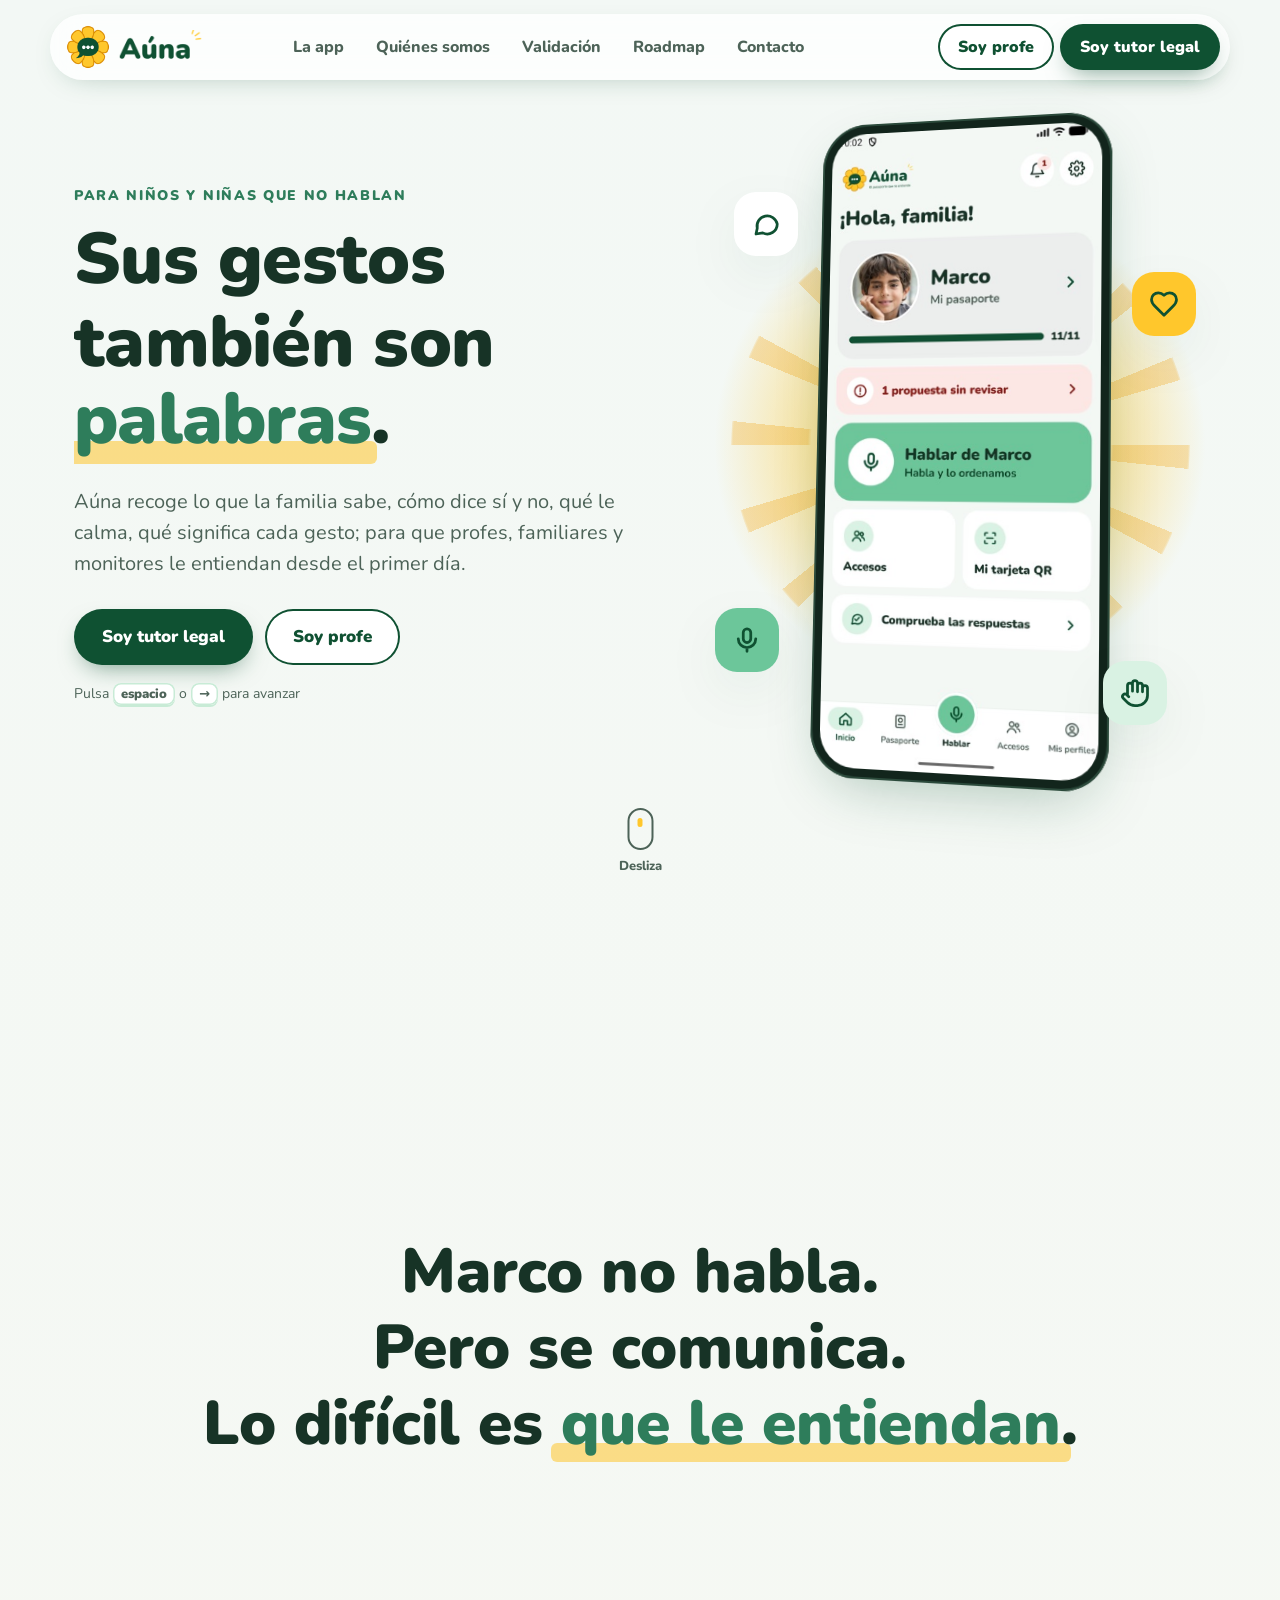
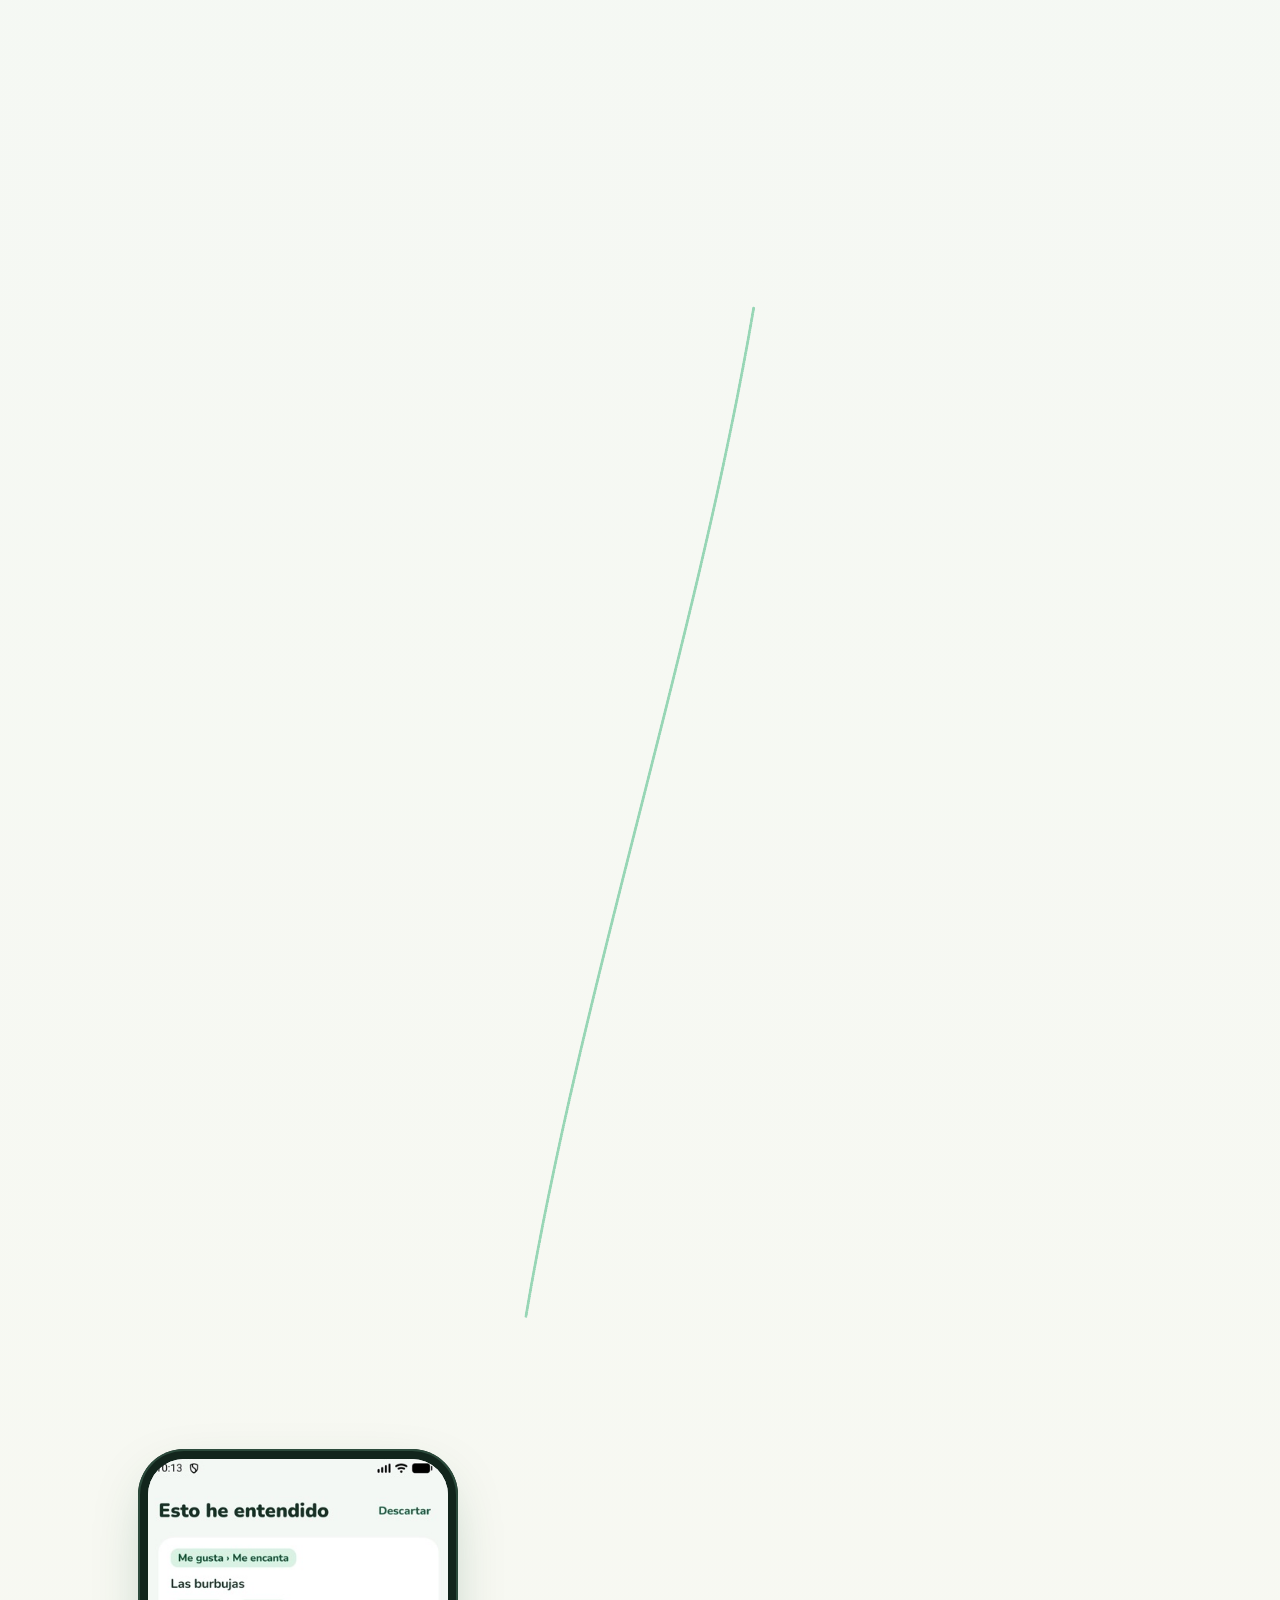
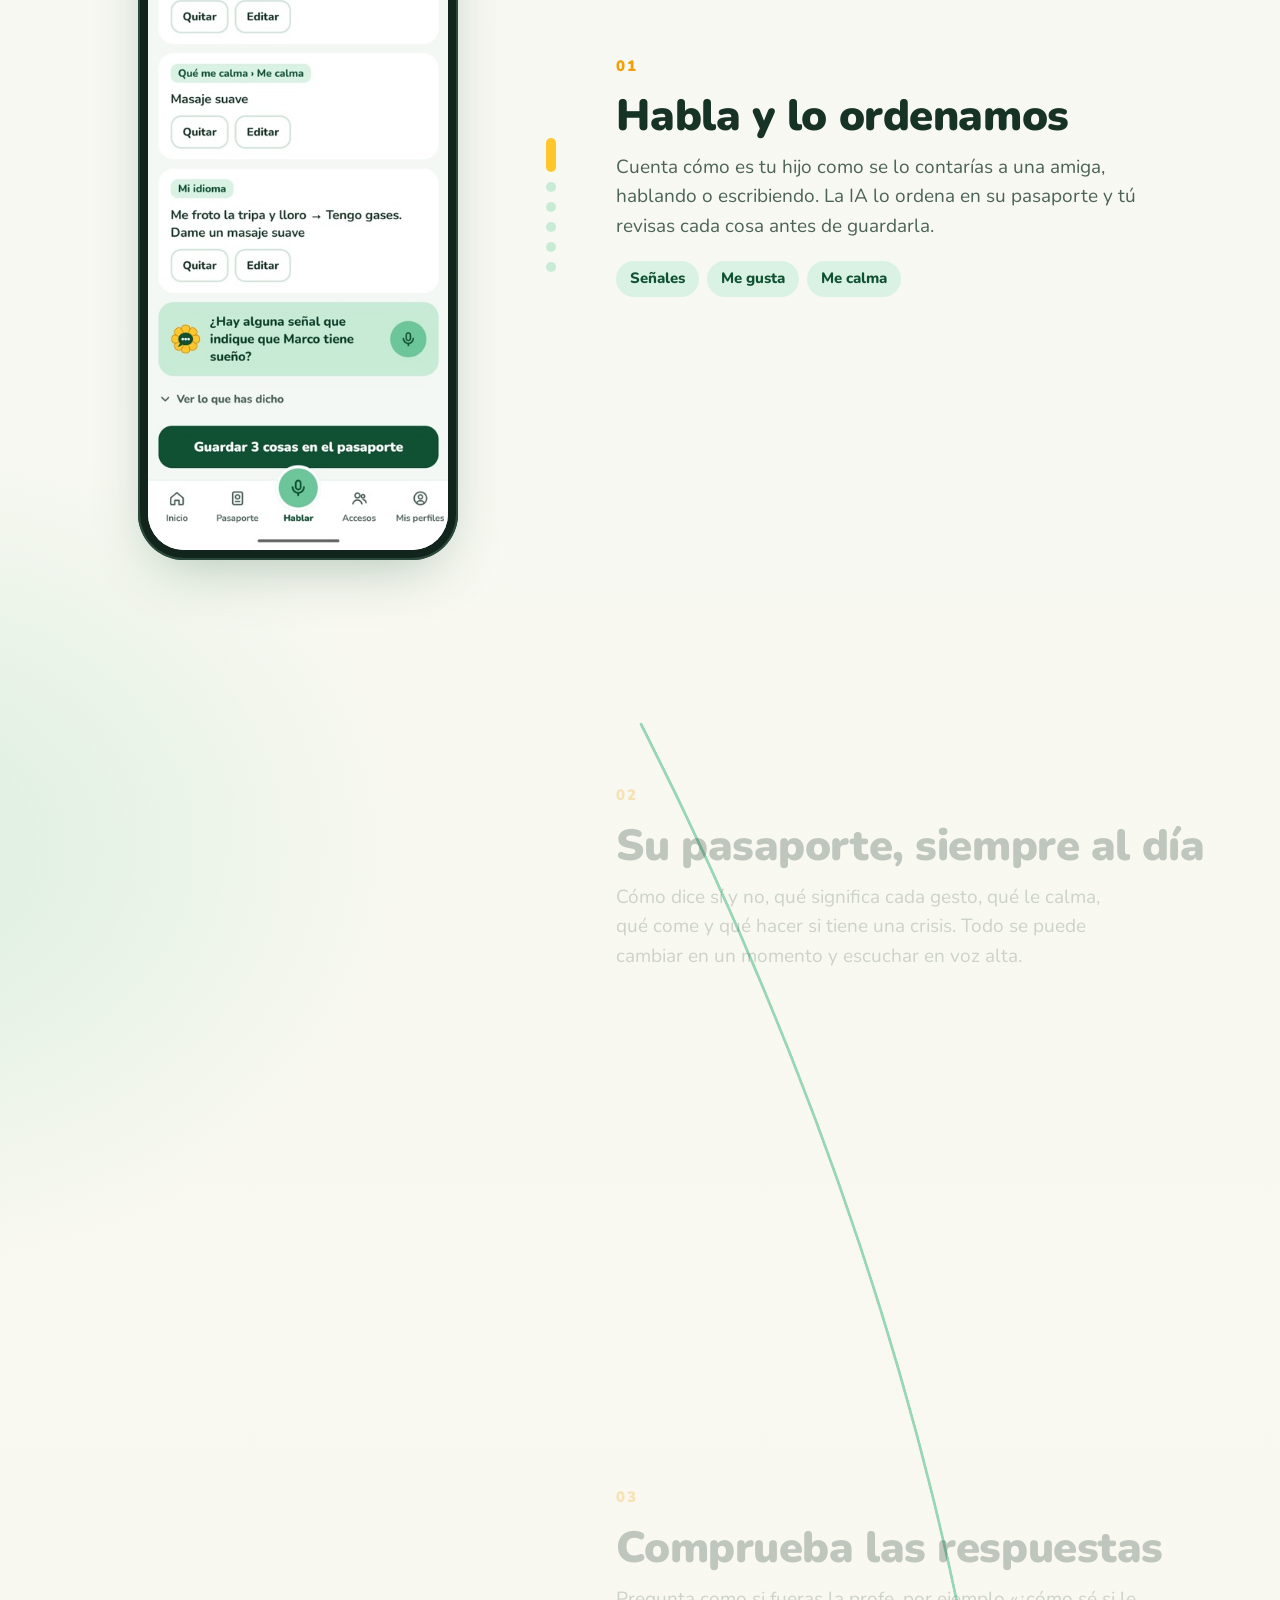
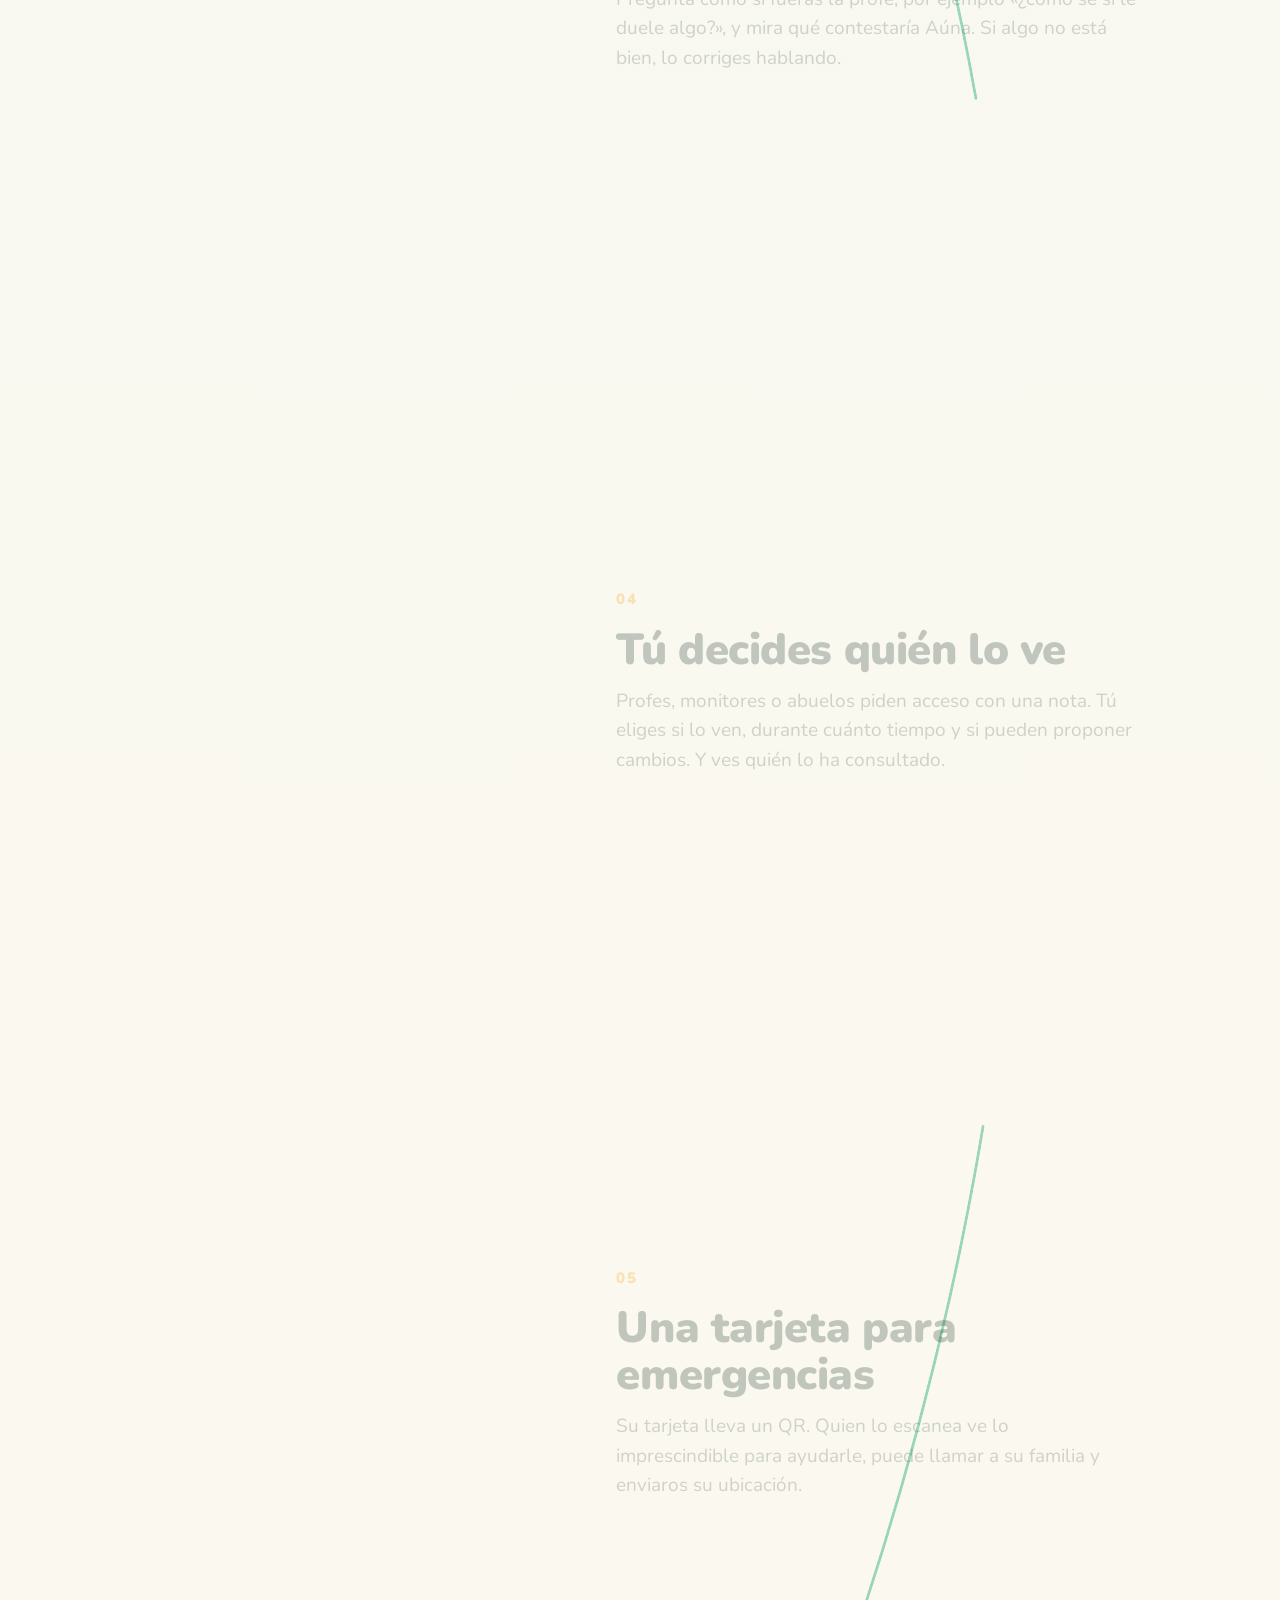
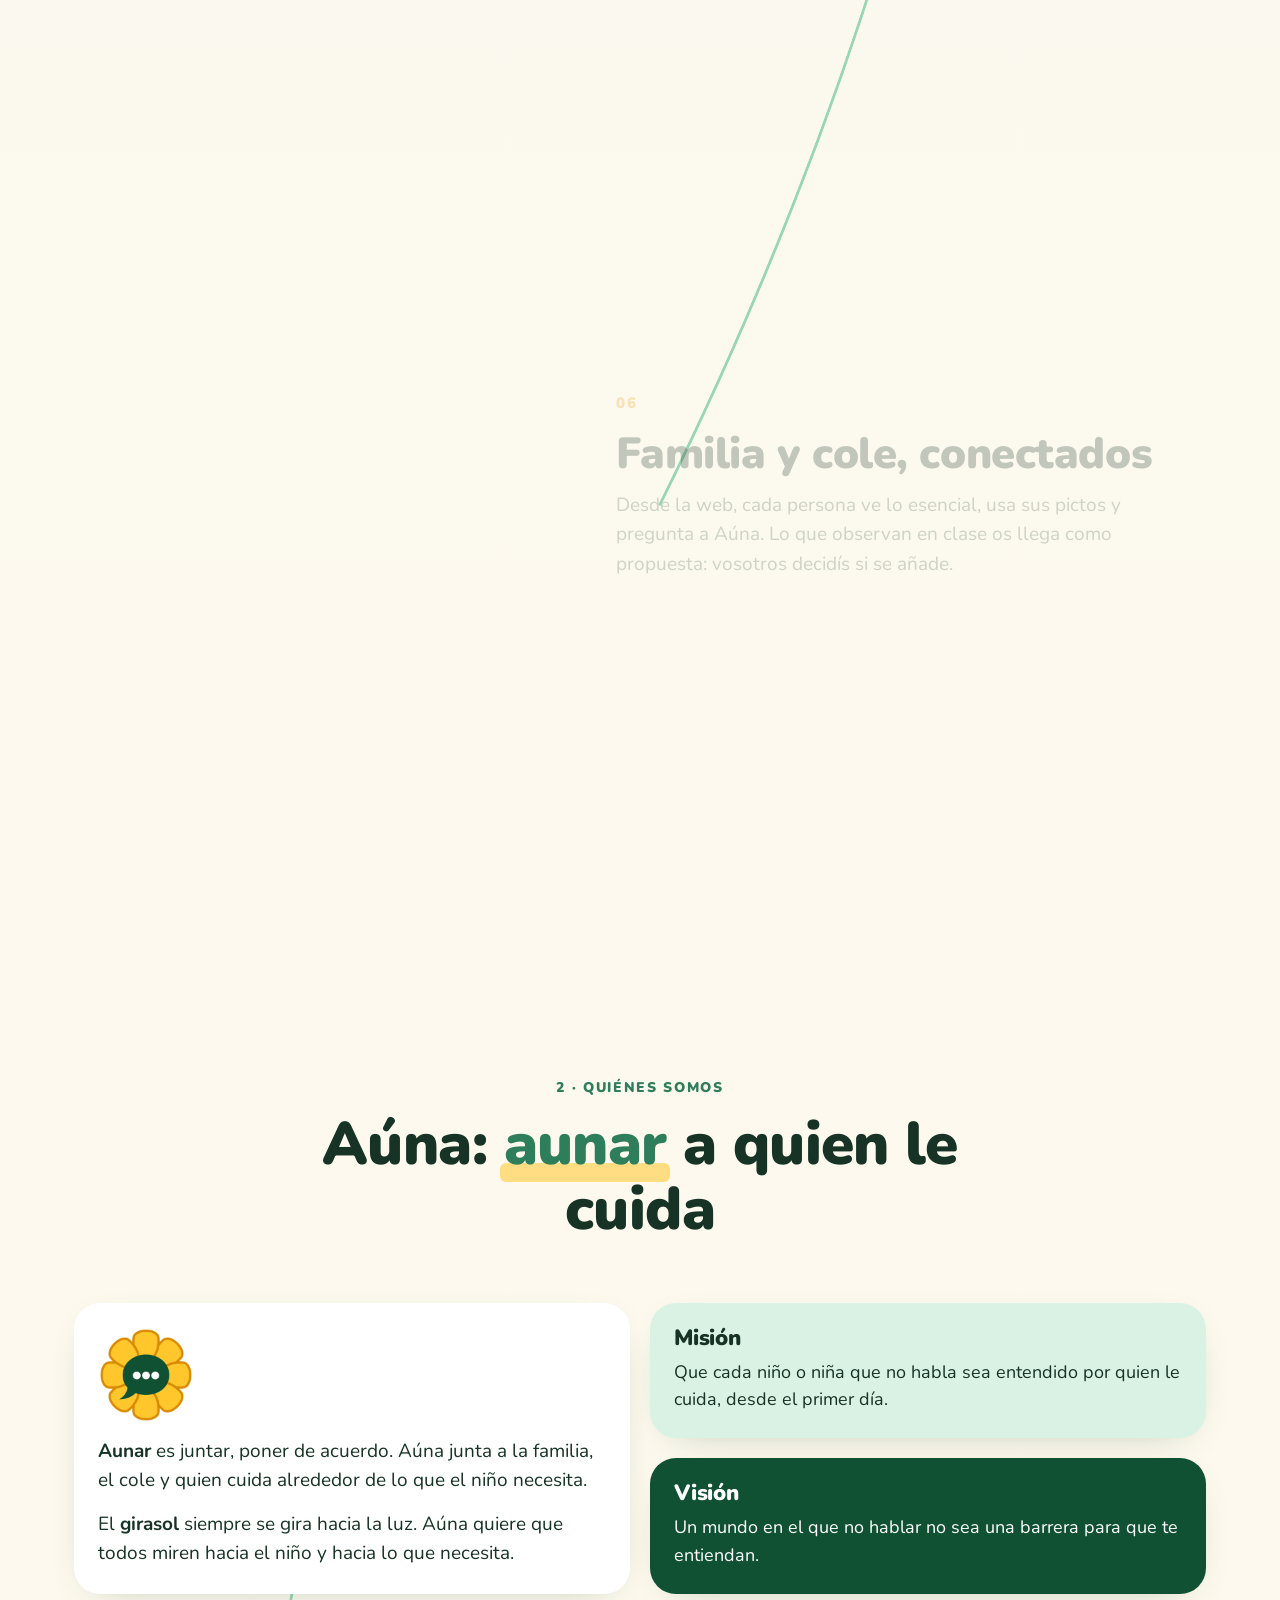
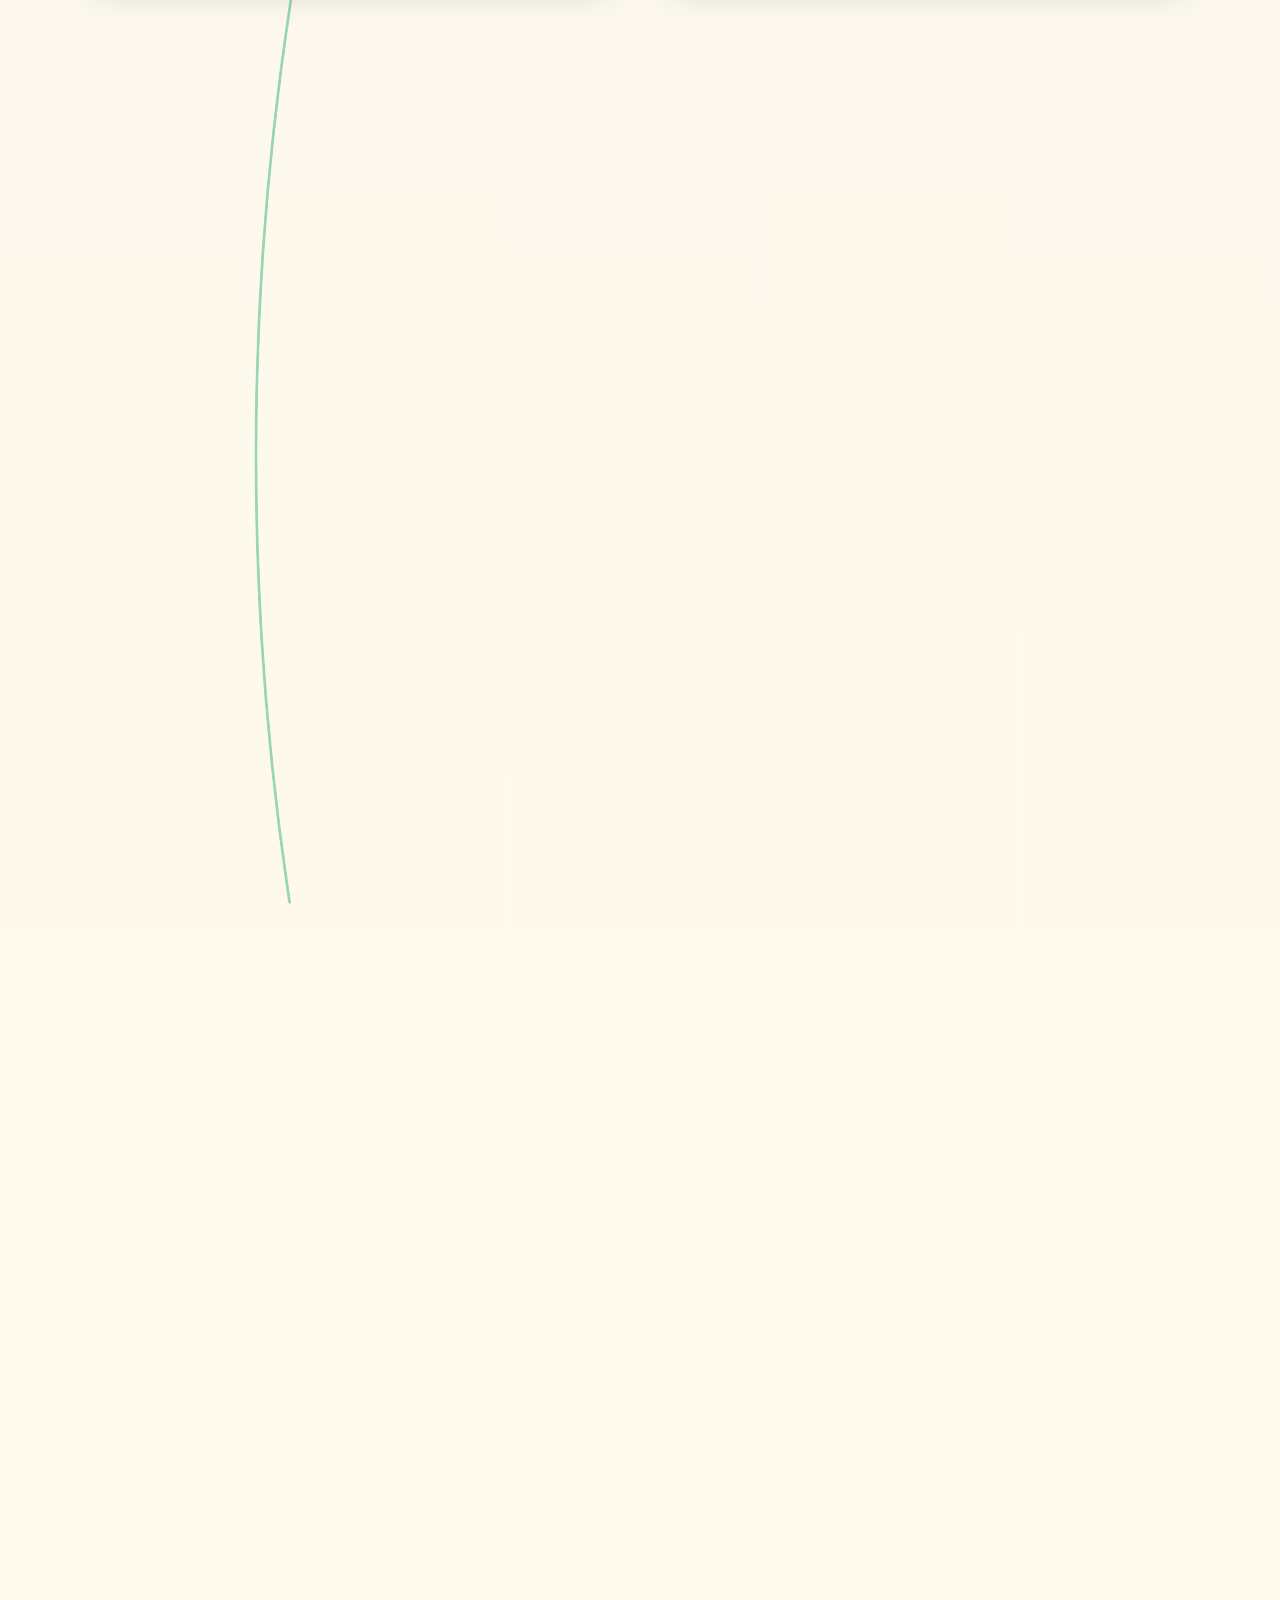
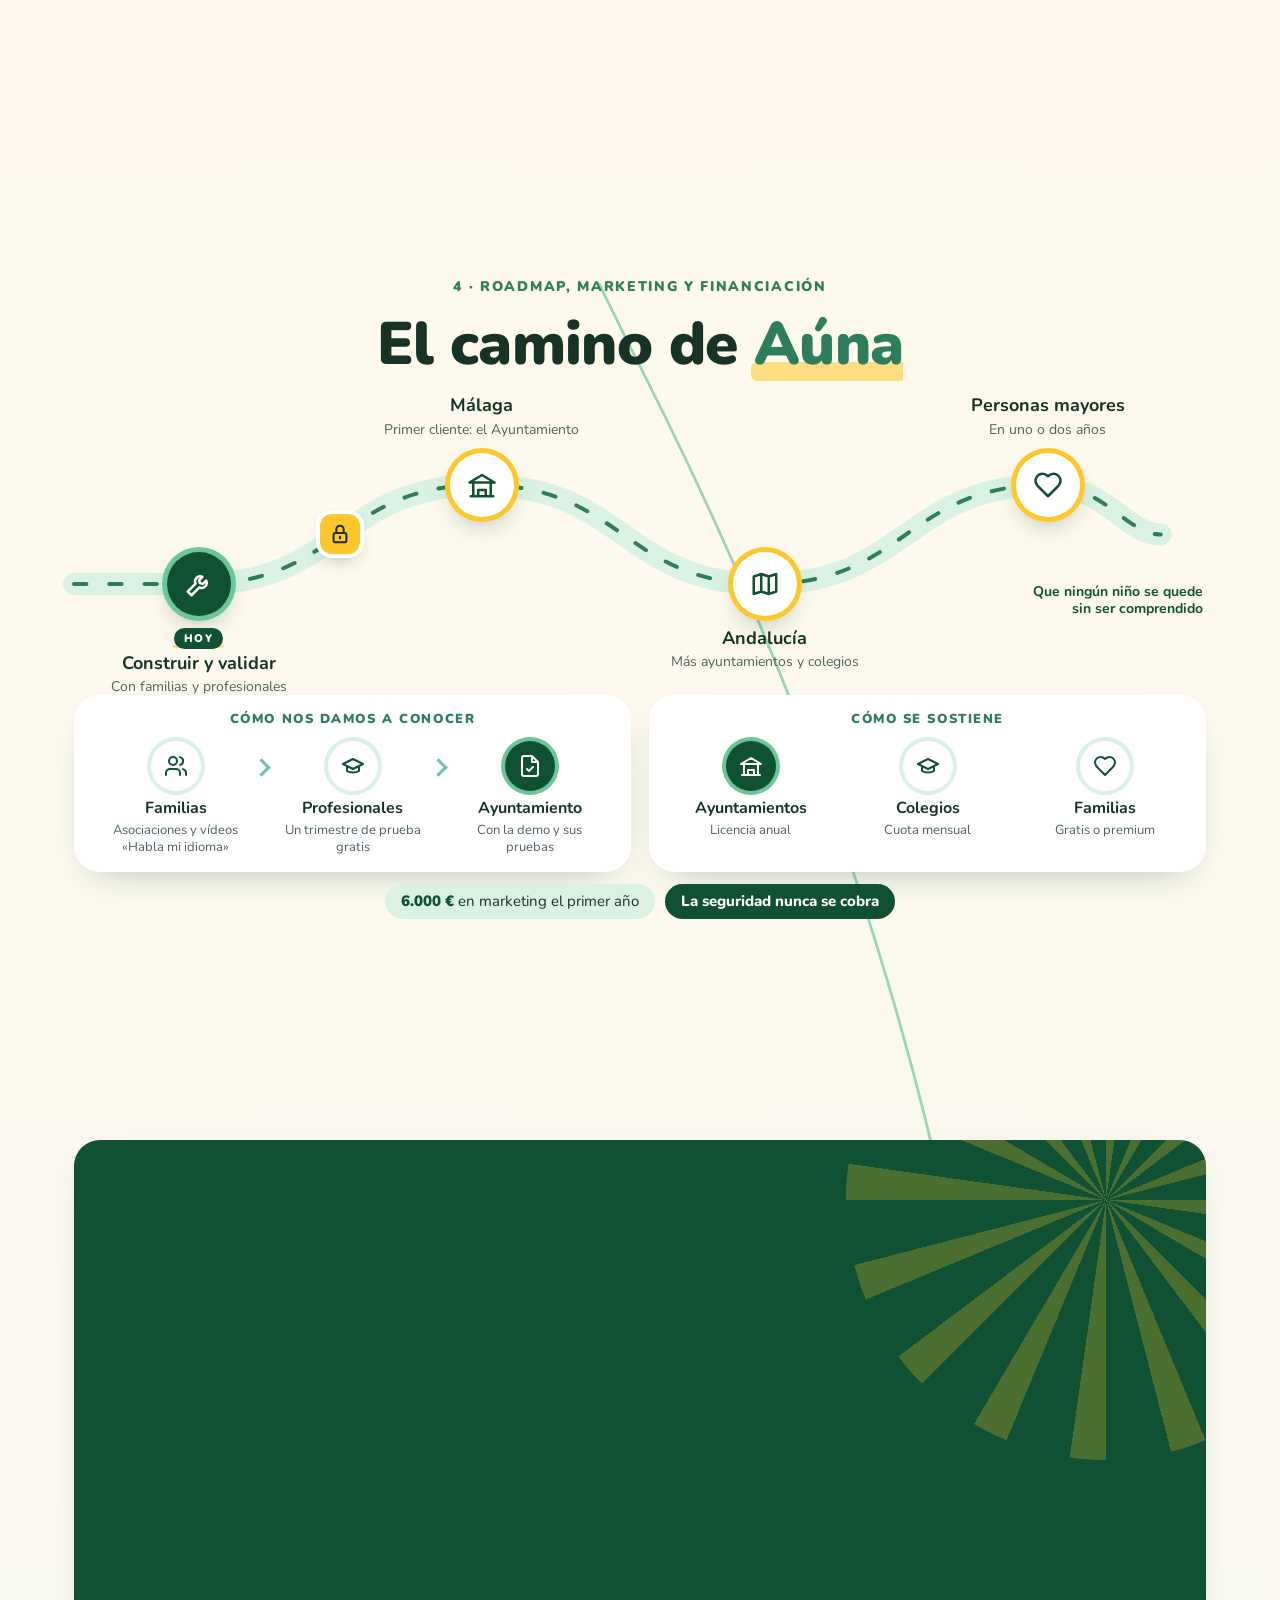
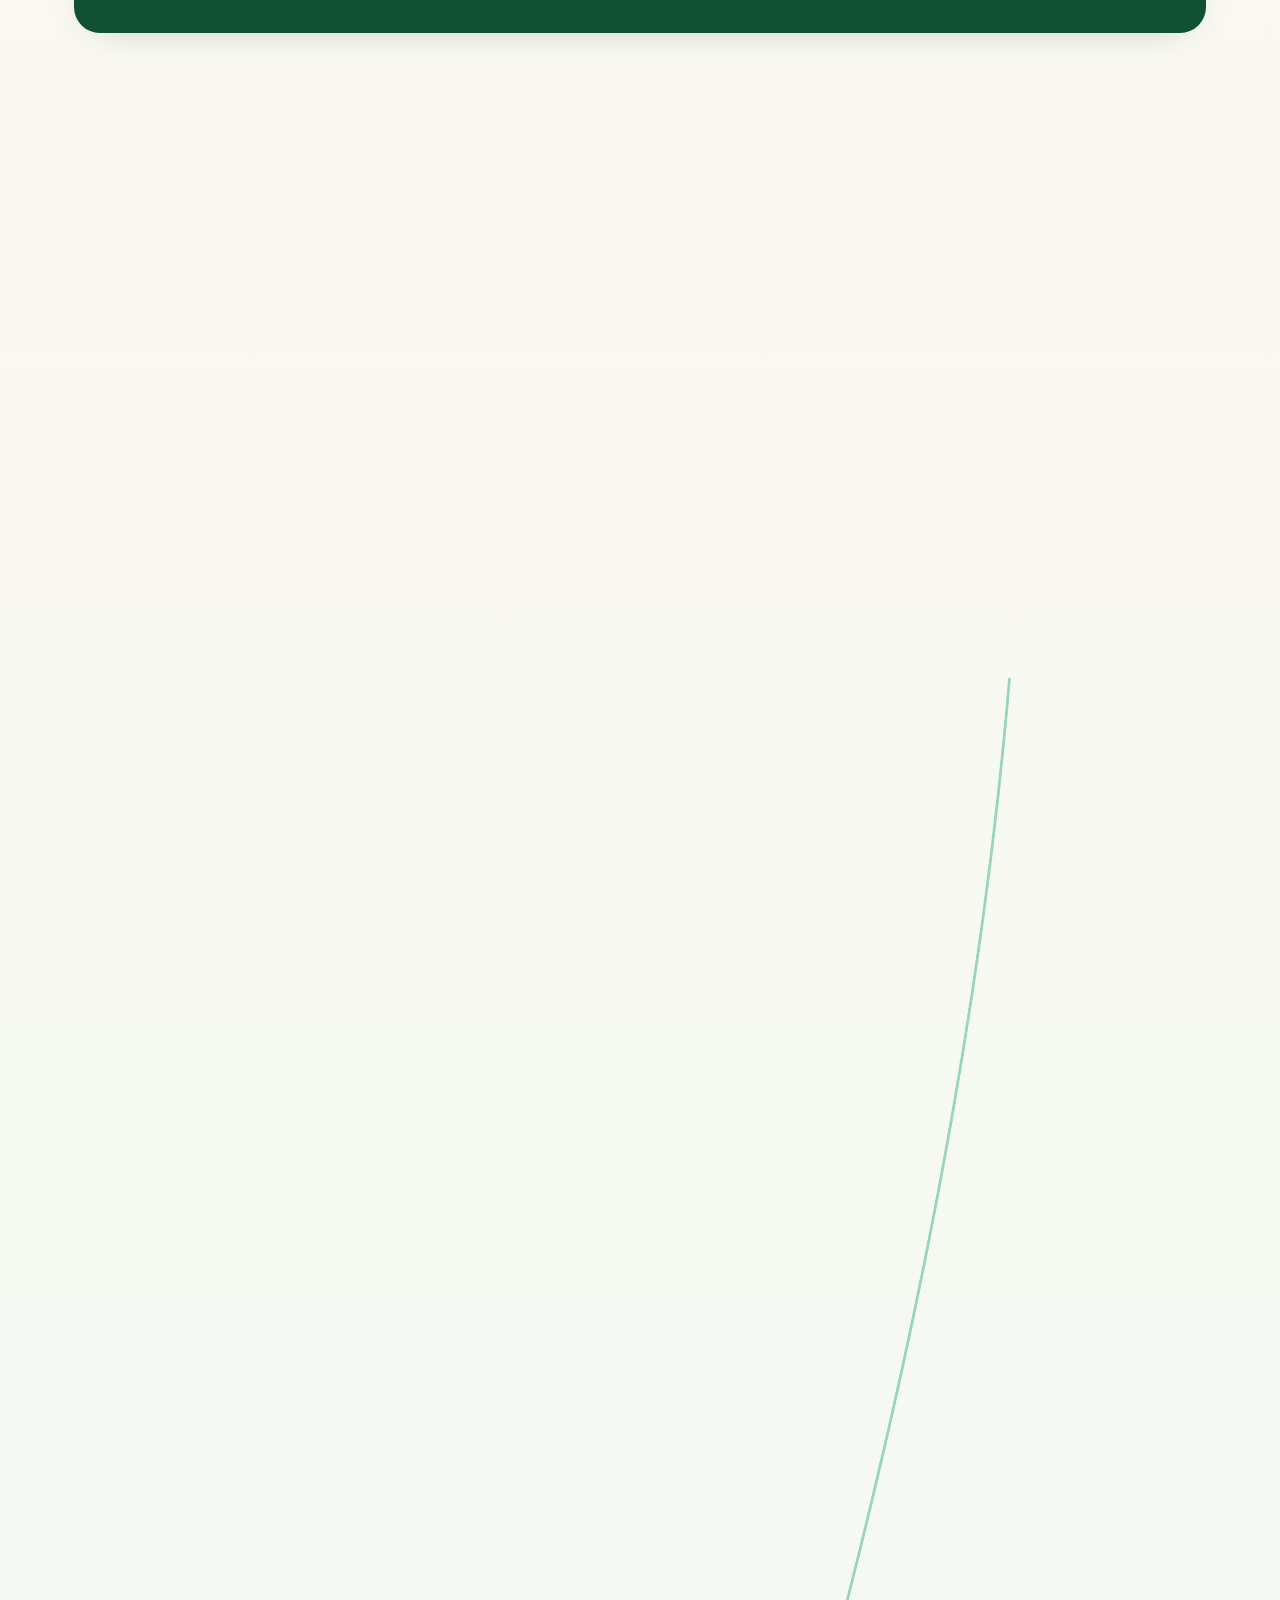
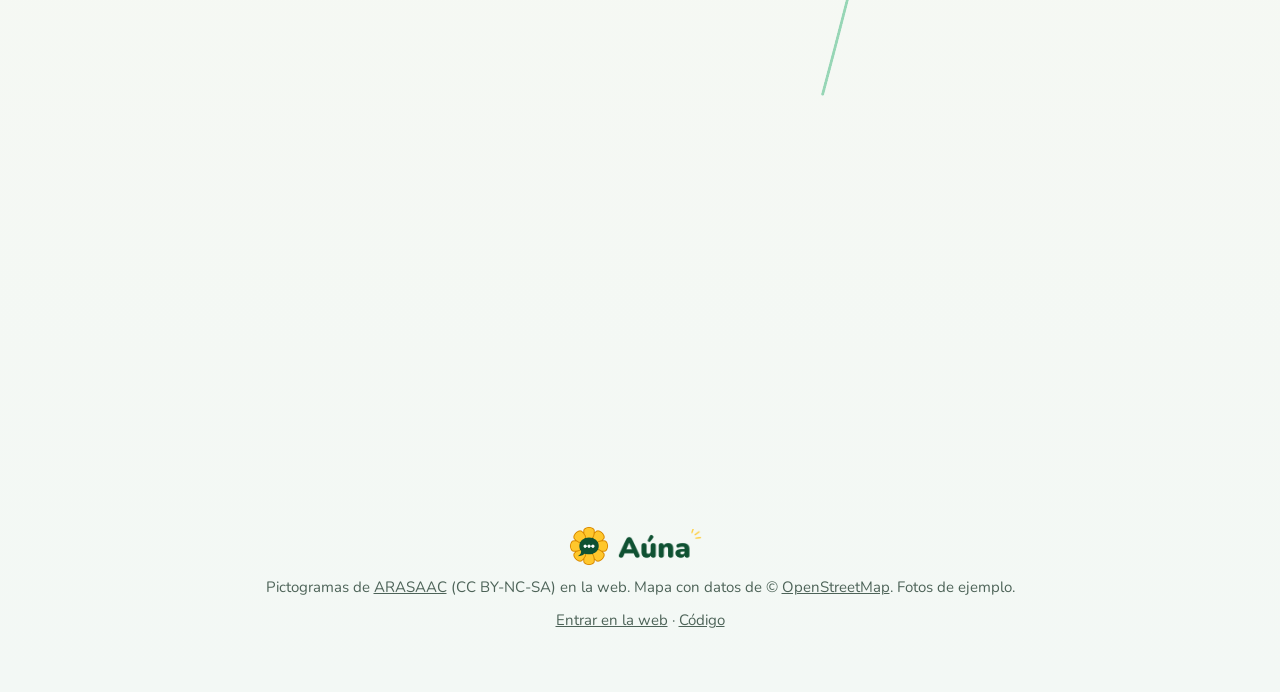
<file: web/index.html>
<!doctype html>
<html lang="es">
<head>
<meta charset="utf-8">
<meta name="viewport" content="width=device-width, initial-scale=1, viewport-fit=cover">
<title>Aúna · Sus gestos también son palabras</title>
<meta name="description" content="Aúna ayuda a las familias de niños y niñas que no hablan a contar cómo se comunican, para que profes, monitores y sanitarios les entiendan.">
<meta name="theme-color" content="#F3F8F5">
<link rel="icon" href="landing/img/icono.png">
<link rel="apple-touch-icon" href="landing/img/icono.png">
<meta property="og:title" content="Aúna · Sus gestos también son palabras">
<meta property="og:description" content="Para que quien cuida a un niño que no habla le entienda desde el primer día.">
<meta property="og:image" content="landing/img/icono.png">
<script>
  // Los enlaces de las tarjetas QR antiguas (…/auna/#/c/…) y de la web siguen funcionando: se pasan a la app web.
  if (location.hash.startsWith("#/")) location.replace("app/" + location.hash);
</script>
<link rel="preconnect" href="https://fonts.googleapis.com">
<link rel="preconnect" href="https://fonts.gstatic.com" crossorigin>
<link rel="stylesheet" href="https://fonts.googleapis.com/css2?family=Nunito:wght@400;600;700;800;900&display=swap">
<link rel="stylesheet" href="landing/landing.css?v=28">
</head>
<body>

<a class="skip" href="#app">Saltar al contenido</a>

<header class="top" id="top">
  <a href="#top" class="brand" aria-label="Aúna, inicio"><img class="sol" src="landing/img/girasol.png" alt="" width="44" height="44"><img class="marca" src="landing/img/wordmark.png" alt="Aúna" width="110" height="40"></a>
  <nav class="menu" aria-label="Secciones">
    <a href="#app">La app</a>
    <a href="#somos">Quiénes somos</a>
    <a href="#mapa">Validación</a>
    <a href="#roadmap">Roadmap</a>
    <a href="#contacto">Contacto</a>
  </nav>
  <div class="top-actions">
    <a class="btn outline small hide-sm" href="app/">Soy profe</a>
    <a class="btn small" href="#descargar">Soy tutor legal</a>
    <button class="burger" aria-label="Abrir el menú" aria-expanded="false" aria-controls="menu-movil"><span></span><span></span></button>
  </div>
</header>
<nav class="menu-movil" id="menu-movil" aria-label="Secciones" hidden>
  <a href="#app">La app</a><a href="#somos">Quiénes somos</a><a href="#mapa">Validación</a><a href="#roadmap">Roadmap</a><a href="#contacto">Contacto</a><a href="app/">Soy profe</a><a href="#descargar">Soy tutor legal</a>
</nav>

<!-- Hilo de puntos que se dibuja al bajar y une las secciones -->
<svg class="hilo" aria-hidden="true" preserveAspectRatio="none" viewBox="0 0 100 1000"><path id="hilo-path" d="M50 0 C 90 80, 10 160, 50 240 S 90 400, 50 480 S 10 640, 50 720 S 90 880, 50 1000"/></svg>

<main>
  <!-- PORTADA -->
  <section class="hero slide" id="portada" data-p>
    <div class="hero-text">
      <p class="kicker reveal">Para niños y niñas que no hablan</p>
      <h1 class="lines"><span>Sus gestos</span><span>también son <em>palabras</em>.</span></h1>
      <p class="lead reveal">Aúna recoge lo que la familia sabe, cómo dice sí y no, qué le calma, qué significa cada gesto; para que profes, familiares y monitores le entiendan desde el primer día.</p>
      <div class="cta reveal">
        <a class="btn" href="#descargar">Soy tutor legal</a>
        <a class="btn outline" href="app/">Soy profe</a>
      </div>
      <p class="tiny muted reveal teclas">Pulsa <kbd>espacio</kbd> o <kbd>→</kbd> para avanzar</p>
    </div>
    <div class="hero-phone">
      <div class="halo" aria-hidden="true"><div class="petalos"></div></div>
      <div class="phone tilt"><img src="landing/img/inicio.jpg" alt="Pantalla de inicio de la app Aúna con el pasaporte de Marco" width="405" height="900"></div>
      <span class="float f1" aria-hidden="true"><svg viewBox="0 0 24 24"><path d="M21 12a8 8 0 0 1-11.6 7.1L4 20l1-4.6A8 8 0 1 1 21 12z"/></svg></span>
      <span class="float f2" aria-hidden="true"><svg viewBox="0 0 24 24"><path d="M19 14c1.5-1.5 3-3.2 3-5.5A5.5 5.5 0 0 0 16.5 3c-1.8 0-3 .5-4.5 2-1.5-1.5-2.7-2-4.5-2A5.5 5.5 0 0 0 2 8.5c0 2.3 1.5 4 3 5.5l7 7z"/></svg></span>
      <span class="float f3" aria-hidden="true"><svg viewBox="0 0 24 24"><rect x="9" y="3" width="6" height="11" rx="3"/><path d="M5 11a7 7 0 0 0 14 0M12 18v3"/></svg></span>
      <span class="float f4" aria-hidden="true"><svg viewBox="0 0 24 24"><path d="M18 11V6a2 2 0 0 0-4 0v5M14 10V4a2 2 0 0 0-4 0v6M10 10.5V6a2 2 0 0 0-4 0v8M18 8a2 2 0 1 1 4 0v6a8 8 0 0 1-8 8h-2c-2.8 0-4.5-.9-6-2.4l-3.6-3.6a2 2 0 0 1 2.8-2.8L7 15"/></svg></span>
    </div>
    <a class="scroll-hint" href="#frase" aria-label="Bajar"><span></span>Desliza</a>
  </section>

  <!-- FRASE -->
  <section class="frase slide" id="frase" data-p>
    <p class="lines big"><span>Marco no habla.</span><span>Pero se comunica.</span><span>Lo difícil es <em>que le entiendan</em>.</span></p>
  </section>

  <!-- ANTES Y AHORA -->
  <section class="antes slide" id="antes" data-p>
    <div class="lado viejo">
      <p class="kicker">Hasta ahora</p>
      <div class="librito" aria-hidden="true">
        <div class="hoja"><span class="caras"><i></i><i></i><i></i></span><b>“Quiero agua”</b><small>Me toco mucho la garganta y cierro los ojos.</small></div>
        <div class="hoja"><span class="caras"><i></i><i></i><i></i></span><b>“Eso me da miedo”</b><small>Me tapo los oídos y me escondo detrás de ti.</small></div>
        <div class="hoja"><span class="caras"><i></i><i></i><i></i></span><b>“Tengo dolor”</b><small>Me muerdo la mano y me balanceo sin parar.</small></div>
        <span class="sello">Obsoleto</span>
      </div>
      <h2>Pasaporte comunicativo físico</h2>
      <p>Unas tarjetas que explican cómo se comunica un niño que no habla: qué quiere decir con cada gesto o comportamiento y cómo responderle. Pero se pierden, se quedan en casa y no cambian cuando él cambia.</p>
    </div>
    <svg class="flecha" viewBox="0 0 120 40" aria-hidden="true"><path d="M4 26 C 40 4, 76 4, 110 20"/><path d="M98 10 L 112 21 L 96 28"/></svg>
    <div class="lado nuevo">
      <p class="kicker">Ahora</p>
      <div class="phone mini"><img src="landing/img/pasaporte.jpg" alt="Pasaporte de Marco en la app Aúna" loading="lazy"></div>
      <h2>Aúna, <em>siempre al día</em></h2>
      <p>Lo que sabe la familia, en el móvil. Crece con él y quien le cuida lo entiende al momento.</p>
    </div>
  </section>

  <!-- 1 · LA APP -->
  <section class="app" id="app">
    <header class="sec-head">
      <p class="kicker reveal">1 · La app</p>
      <h2 class="lines"><span>Así funciona Aúna</span></h2>
      <p class="reveal">Seis pasos sencillos para que quien cuida entienda a tu hijo o hija.</p>
    </header>
    <div class="scrolly">
      <div class="scrolly-phone" aria-hidden="true">
        <div class="phone">
          <img class="screen on" data-step="1" src="landing/img/revisar.jpg" alt="">
          <img class="screen" data-step="2" src="landing/img/pasaporte.jpg" alt="">
          <img class="screen" data-step="3" src="landing/img/comprueba.jpg" alt="">
          <img class="screen" data-step="4" src="landing/img/accesos.jpg" alt="">
          <img class="screen" data-step="5" src="landing/img/qr.jpg" alt="">
          <img class="screen" data-step="6" src="landing/img/webcard.jpg" alt="">
        </div>
        <ol class="dots"><li class="on"></li><li></li><li></li><li></li><li></li><li></li></ol>
      </div>
      <div class="steps">
        <article class="step" data-step="1">
          <span class="num">01</span>
          <h3>Habla y lo ordenamos</h3>
          <p>Cuenta cómo es tu hijo como se lo contarías a una amiga, hablando o escribiendo. La IA lo ordena en su pasaporte y tú revisas cada cosa antes de guardarla.</p>
          <ul class="chips"><li>Señales</li><li>Me gusta</li><li>Me calma</li></ul>
          <img class="step-img" src="landing/img/revisar.jpg" alt="Aúna ha entendido tres cosas nuevas para el pasaporte de Marco" loading="lazy">
        </article>
        <article class="step" data-step="2">
          <span class="num">02</span>
          <h3>Su pasaporte, siempre al día</h3>
          <p>Cómo dice sí y no, qué significa cada gesto, qué le calma, qué come y qué hacer si tiene una crisis. Todo se puede cambiar en un momento y escuchar en voz alta.</p>
          <img class="step-img" src="landing/img/pasaporte.jpg" alt="Pasaporte de Marco con sus secciones" loading="lazy">
        </article>
        <article class="step" data-step="3">
          <span class="num">03</span>
          <h3>Comprueba las respuestas</h3>
          <p>Pregunta como si fueras la profe, por ejemplo «¿cómo sé si le duele algo?», y mira qué contestaría Aúna. Si algo no está bien, lo corriges hablando.</p>
          <img class="step-img" src="landing/img/comprueba.jpg" alt="Respuesta de Aúna a la pregunta de la profe" loading="lazy">
        </article>
        <article class="step" data-step="4">
          <span class="num">04</span>
          <h3>Tú decides quién lo ve</h3>
          <p>Profes, monitores o abuelos piden acceso con una nota. Tú eliges si lo ven, durante cuánto tiempo y si pueden proponer cambios. Y ves quién lo ha consultado.</p>
          <img class="step-img" src="landing/img/accesos.jpg" alt="Accesos de Marco con la profe Laura" loading="lazy">
        </article>
        <article class="step" data-step="5">
          <span class="num">05</span>
          <h3>Una tarjeta para emergencias</h3>
          <p>Su tarjeta lleva un QR. Quien lo escanea ve lo imprescindible para ayudarle, puede llamar a su familia y enviaros su ubicación.</p>
          <img class="step-img" src="landing/img/qr.jpg" alt="Tarjeta QR de Marco" loading="lazy">
        </article>
        <article class="step" data-step="6">
          <span class="num">06</span>
          <h3>Familia y cole, conectados</h3>
          <p>Desde la web, cada persona ve lo esencial, usa sus pictos y pregunta a Aúna. Lo que observan en clase os llega como propuesta: vosotros decidís si se añade.</p>
          <img class="step-img" src="landing/img/webcard.jpg" alt="Página de Marco en la web de Aúna" loading="lazy">
        </article>
      </div>
    </div>
  </section>

  <!-- 2 · QUIÉNES SOMOS -->
  <section class="somos" id="somos">
    <header class="sec-head">
      <p class="kicker reveal">2 · Quiénes somos</p>
      <h2 class="lines"><span>Aúna: <em>aunar</em> a quien le cuida</span></h2>
    </header>
    <div class="somos-grid">
      <div class="nombre card reveal">
        <img src="landing/img/girasol.png" alt="" width="96" height="96">
        <p><strong>Aunar</strong> es juntar, poner de acuerdo. Aúna junta a la familia, el cole y quien cuida alrededor de lo que el niño necesita.</p>
        <p>El <strong>girasol</strong> siempre se gira hacia la luz. Aúna quiere que todos miren hacia el niño y hacia lo que necesita.</p>
      </div>
      <div class="mv">
        <div class="card mint reveal"><h3>Misión</h3><p>Que cada niño o niña que no habla sea entendido por quien le cuida, desde el primer día.</p></div>
        <div class="card green reveal"><h3>Visión</h3><p>Un mundo en el que no hablar no sea una barrera para que te entiendan.</p></div>
      </div>
    </div>
    <h3 class="sub reveal">Nuestros valores</h3>
    <ul class="valores">
      <li class="card reveal"><strong>La familia decide</strong><span>Nada se comparte sin su permiso.</span></li>
      <li class="card reveal"><strong>Sencillez</strong><span>Para usar en dos minutos, sin tecnicismos.</span></li>
      <li class="card reveal"><strong>Respeto</strong><span>Cada niño se comunica a su manera.</span></li>
      <li class="card reveal"><strong>Privacidad</strong><span>Lo de salud se queda en la familia.</span></li>
      <li class="card reveal"><strong>Seguridad</strong><span>Lo imprescindible, a mano en una emergencia.</span></li>
      <li class="card reveal"><strong>Gratuidad</strong><span>Sin coste para las familias.</span></li>
    </ul>
    <h3 class="sub reveal">El equipo</h3>
    <ul class="equipo">
      <li class="reveal"><span class="av">JH</span><strong>Julia Hernández Palma</strong></li>
      <li class="reveal"><span class="av">JG</span><strong>Julieta González Vargas</strong></li>
      <li class="reveal"><span class="av">MV</span><strong>María Vázquez López</strong></li>
      <li class="reveal"><span class="av">PG</span><strong>Paola Gambero Díaz</strong></li>
      <li class="reveal"><span class="av">RG</span><strong>Rubén Granados Mayorgas</strong></li>
    </ul>
    <p class="equipo-pie reveal">Equipo HashRate · Hackathon IA First, reto social</p>
  </section>

  <!-- 3 · MAPA DE VALIDACIÓN -->
  <section class="mapa slide" id="mapa" data-p>
    <header class="sec-head">
      <p class="kicker reveal">3 · Mapa de validación</p>
      <h2 class="lines"><span>Validado en <em>Málaga</em></span></h2>
      <p class="reveal">También hemos hablado con colegios privados y ayuntamientos, y nos han dicho que les gusta mucho la idea.</p>
    </header>
    <div class="mapa-wrap reveal" id="mapa-wrap">
      <svg class="mapa-svg" viewBox="0 0 1000 666" data-box="-5.635,-3.742,36.29,37.3" role="img" aria-label="Mapa de la provincia de Málaga con los sitios donde hemos validado Aúna">
        <defs><clipPath id="clip-prov"><path d="M12.3 500.3L13.5 503.4L13 505.2L15.2 511.1L14.1 519.6L19.4 522.1L22.9 521.2L23.7 520L27.4 518.6L33.3 519.4L39.6 525.4L44.5 525.1L50.2 526.2L53.2 525.9L58.5 529.3L61.4 527.2L62.7 527.2L63.7 520.9L67.4 517.4L67 515.9L71.2 509.2L73 508.2L75.3 503.7L85.2 503.7L86.7 504.5L87.9 507.8L89.7 509.4L91.6 503.3L96.6 502.8L108.7 505.9L110.4 511.1L117 514.1L116.4 515.4L117.3 521L119.5 527.4L118.9 530L122 531.3L122.3 534.1L124.6 538L126.5 547.8L137.3 557.9L144.9 567.3L147.7 571.4L146.3 572.4L147.2 576.3L146.7 578L152.1 581.4L156.8 595.2L158.5 597.1L157.7 604.6L159 607.7L158.4 613.2L163.1 621.4L165.7 629L169 631.1L168.8 632.7L164.8 638.5L166.4 643.1L181.6 635.4L184.6 634.7L188.7 635.2L194 643.7L198.4 644.9L202.1 652.2L204.4 652.8L207.5 645.3L212.6 626.8L213.6 624.3L214.8 623.3L213.1 623L213.4 622.3L215 622.9L215.1 624L214.8 621.8L219.6 609.3L221.2 607.2L223.9 607.1L228.8 599L230.6 598.1L237.3 588.6L241.8 584.4L244.1 583.1L245.4 583.7L247.9 582.8L249.3 584.9L252 585.3L250.7 584.3L253.5 583L251.7 586L252.8 585.9L252.9 584.8L257.1 579.9L261.4 576.5L264.3 575.2L267.1 575.6L271 574.9L277.2 572L292.5 560.4L298.3 559.4L300.4 560.7L303.9 560.7L306.7 559.2L308.3 559.3L314.9 554.4L317.8 553.3L320.9 553.1L322.8 553.7L327 552.9L330.1 554.7L332.1 554.5L347.1 542.6L350.3 542L353.1 539.7L354.3 539.9L354.1 539L354.9 539L354.9 539.6L355.6 538.4L356.7 538.6L357 537.6L357.7 538.3L358.4 537.5L360.3 538.1L359.5 537L361.8 535.2L362.2 536L360.6 538.5L359.2 538.9L360.5 538.8L363 535.2L362.7 534.3L366.3 530.3L369.7 527.9L374.2 527.9L381.9 524.1L390.5 523L392.8 523.2L393.5 524L394.5 523.5L394.4 524.3L392.6 524.5L394.8 524.6L394.9 523.8L399.1 522.7L400.3 523.4L401.1 523.3L401.1 522.6L401.6 523.2L401.7 522.5L402.7 522.9L402 523.8L400.4 524.1L408.9 522.9L414 523.9L418.7 525.9L436.6 529.5L464 537.2L470.1 537.8L472.9 538.8L472.6 537L473.3 538.7L472.6 539.2L473.3 538.9L473.3 537.8L477.5 536.5L483.6 536.6L485.9 535.8L487.8 536.1L491.5 534.1L494.2 534.7L496.7 534.2L498.5 533.3L501.7 528.9L506.6 525.4L510.2 525.1L514 523.2L518.2 524.1L521.9 522.9L523.4 523.5L526.4 523.1L531.2 515.2L535.8 502.8L536.6 502.1L537.3 502.7L538.5 501.6L539.4 499.2L538 502.1L536.7 501.5L537 500.8L537.8 501.1L537 500.8L537.6 499.5L538.5 499.9L537.7 498.1L538.2 497.3L538.9 497.8L538.7 496.3L541.2 491.3L544.9 486.2L546.9 485.7L547.4 486.4L547 485.8L549.7 482.9L554.7 479.1L558.4 478.6L562.7 476.7L566.3 476.6L566.1 475.9L567.1 476L568.6 474.7L570.8 475.1L573.9 474.4L579.1 475.9L578.6 475L581.9 473.6L582.6 471.1L586.1 467.7L588.3 467.1L588.6 466L590.8 464.9L593 465.9L592.5 465.2L593.7 465L592.8 464.3L591.9 464.6L592.2 463.3L593.2 463.4L592.9 464.1L593.9 464.7L593.7 463.6L594.9 464L592.3 466.5L593.2 466.6L595.5 463.4L594.4 462.9L595.3 460.4L606.6 440.2L618.6 422.9L620.7 420.7L621.6 421.1L623.7 419.5L628.8 407.8L630.7 407.7L629.1 407.1L629.3 405.8L635.1 394.1L636.7 393.2L637.3 394.1L636.6 392.8L637.7 391.3L638.5 391.9L638.8 389.2L638.6 394L637.8 394.9L642.8 395.1L641.8 394.9L642.3 390.6L640.8 390.5L641.9 390.1L640.3 389L641.2 388.6L641.6 389.5L641.3 388.7L643.3 387.7L640.3 388.4L640.1 387.9L641.9 385.9L643 386.1L642.6 384.5L645.4 384.1L644.1 386.7L645.3 389.4L644.2 391.1L645.1 392.9L644.7 396.7L645.4 392L646.4 389.8L645.8 390.8L645.3 390.5L645.7 389L645.1 387.6L645.8 386.5L649.1 383L651.4 383.6L652.1 382.2L655 381.1L656.3 381.4L656.2 382.2L656.7 381.2L657.8 381.2L662.4 382.5L665.6 382.7L665.7 382.2L666.8 383L667.5 382.4L669.3 383.7L671.1 384L671.6 383.4L672.1 384.1L672.9 383.5L673.1 384.1L679 384.8L680.8 386.3L681.8 386.1L681.5 386.7L680.5 386.4L680.9 386.8L686.6 387.8L688.9 387L690.9 388.3L702 386.6L707.1 387.5L711.9 386.2L732 389.1L749 386.6L769.7 385.9L779.4 382.6L804.4 379.4L810.2 377.1L817 368.6L821.1 365.3L825.8 363.7L826.6 364.5L828.9 363.7L828.7 364.8L826.1 365.1L831.3 364.4L836.7 366.4L842.8 366.7L846.2 367.9L851.6 366.8L858.8 368.8L861 368.6L886.2 378.6L902.6 371.3L905.6 368.9L909.6 367.9L915.1 367L919.1 367.2L924.9 369L927.4 368.3L928 367L929.5 366.9L932 364.3L935.9 361.8L943.7 362.5L944.8 360.9L946.2 360.5L947.5 361.4L950.6 360.2L953.5 361.6L955.6 361.8L956.6 361L964.5 362.8L970.1 365.9L973.3 365.1L975.9 367.1L975.7 368.8L976.8 368.4L976.9 369.7L979.4 369.6L980.9 371L981.7 369.4L981.3 366.2L979.6 363.1L979.1 362L980.2 360.9L980.3 357L978.7 353.3L980.2 351.3L981.2 346.5L982.7 346L985 341L986.8 339.9L987.3 337.6L986.7 335.1L984.7 332.1L984.7 330.6L986.2 328.6L984.8 326.7L981.1 325.1L976.5 321.7L976.5 319.7L974.3 316.2L971.8 316L971.8 314L972.9 312.3L971.4 309L961.3 302.2L961.3 298.9L958 297.3L955.3 293.3L952.7 292.4L949 292.7L947 291.4L938.3 295.8L937.1 296.2L935.5 294.9L933.6 296.4L929.3 294.9L928.3 293.7L928.6 292.3L925.8 291.8L926.7 290.3L925.5 290L921.6 285.3L918.9 286.7L917 285.4L914 284.8L911.5 285.3L909.9 284.1L906.7 284.9L905.1 283.1L903.8 277.7L900.9 275.2L895.4 274.2L893.2 272.8L892 273.8L889 271.9L884.8 272.1L884 270.9L879.1 269.1L878.1 269.6L872.8 268.8L864.1 270.6L857.3 266.5L856.2 264.7L844.9 260.7L839.6 261.9L838.4 261.2L835.3 254L830.1 249.8L825.5 247.9L824.5 246.3L820.6 244.1L817.7 243.8L815.1 241.9L811.3 236L810.9 229.1L804.9 231.1L788.7 229.6L785.8 228.2L775.7 226.2L774.3 222.7L770.1 219.9L764.4 212.9L754.3 207L749.9 203.3L747.1 194.4L745.2 191.8L745.7 189.8L741.5 186.7L730.6 182.7L729 183L726.1 186.5L719.8 188.1L721.1 180.1L720.2 178.1L719.8 171.5L715.3 160.5L713.4 139.3L713.9 137.3L712.4 133.1L712.8 126.3L712 124.3L712.1 119.1L709.7 112L706.5 109.3L703.7 102.1L700.7 97.8L698.2 92.3L692.9 78.7L690.6 76.3L690.7 75.1L688.2 71.8L689.7 67L691.5 64.1L693.3 64.3L693.3 63L690 62.5L681.4 56.7L677.4 56.2L671.2 56.8L667.4 55.9L666.6 55L661.6 45.2L660.3 40.9L664.3 38.4L664.4 36.3L663.1 35.8L663 34.2L665 28.2L662.8 26.2L662.5 24.2L664.2 19.6L663.9 18.2L663.1 16.3L661.2 14.9L657.8 17.3L656.5 17L655.7 15.8L653.6 16.5L650.8 15.4L649.1 17.1L646 15.3L645.1 12.7L642.9 11.6L639.3 13.6L638 15.9L635 17.2L633.8 15.3L631.4 14.3L629.1 14.5L627.5 15.9L627.4 17.8L625.1 19.8L622.4 25.1L622.9 26.6L622.3 27.4L620 26.8L616.4 28L617.7 30.1L619.7 29.6L618.5 31.6L616.5 32.4L614.5 31.9L611.7 28.1L610.9 29.4L607.1 31.7L607.6 33.5L611.2 35.6L611.4 36.5L610.1 37.5L609.4 40.9L607.1 41.6L605.7 40.4L604.2 40.5L605.1 45.8L603.7 48.2L600.6 50.6L599.9 50.5L600.5 46.5L599.9 45.9L594.2 51.9L586 55.2L581.8 58L578.7 58.5L578.6 56L576 54.5L571.9 54.9L567.3 53.2L562.4 55.4L561.9 56L562.5 58.7L559.3 59.9L554.7 58.6L551.7 59.7L545.5 59.9L544.4 56.3L545.9 53.4L548.7 51.8L548.7 49.4L544.4 41L540.9 39.8L539.2 37.5L539.3 29.4L537.7 28.9L534.4 30.5L530.8 30L523.2 35.2L521 33.6L518.8 29.3L515.7 27.9L513.7 28.1L512.2 30.6L510.1 29.2L509.8 31.3L506.3 27.7L504.8 28.8L503.1 28.8L503.1 30.1L501.8 30.2L502.1 31.5L498.7 31.8L494.5 28.5L489 29.6L486.5 31.1L483.5 26.6L478.1 30.7L475.9 33.5L475 36.4L477.9 38.1L484.4 39.7L478.5 45.6L476.9 48.7L479.6 58.6L481.5 58L483.5 61L488 61.4L487.9 62.7L486.7 63.7L487.5 64.4L486.7 64.8L489.4 67.5L476.5 75.9L462.2 81L461.4 85.1L456.3 86L453 88.1L451.8 87.9L450.9 92.8L448.7 94.5L445.8 92.3L445.5 95.9L444.2 96.6L440.5 92.4L441.5 84.2L438.9 83.5L437.7 85L437.2 84.6L434.9 82.4L433.4 78.8L429.3 79.3L426.6 74.6L430.9 71.2L429.3 68.8L430.9 68.3L430.9 67.6L427.4 65.5L418.8 65L416.2 66.7L412.6 66.9L412.7 70.1L410 72.1L409.9 76.5L411.1 76.5L411.6 80.3L409.3 82.1L410.6 82.3L411.1 83.4L401.2 93.5L398.6 90.2L393.9 95.5L389.5 95L388.1 92.5L390.2 89.9L390.3 87.5L389.2 85.3L386.1 82.3L386 81.1L386.6 80.7L385.6 77.9L384.5 79.8L384.3 82.5L379.3 82.4L378.3 83.2L376.7 82.5L375 85.3L370.9 82.9L367.4 82L367.3 87.2L366.3 88.1L365.7 93.9L369 94.6L375.2 99.9L381.9 102.9L386.8 107.1L385.2 110.9L383.9 122.3L379.3 124.7L379.2 126.7L376.7 127.4L376.7 129.5L374 129.6L372 132L368.7 131.8L363.1 134.6L359.8 137.2L349.8 148.5L346.8 149.7L346.2 152.1L339.1 156.9L330.4 161.8L329 161.5L321.3 163.8L320.8 165L322.7 167.6L320.7 168.8L317.7 165.6L310.7 171.5L307.4 177.7L306.2 176.3L299.3 176.4L297.1 177L296 178.5L291.4 177.1L286.8 180.1L281.2 181L276.2 185.3L275.5 181.7L273.4 181.8L272.1 179.1L270.6 179.6L269.8 182.2L268.9 182.6L265.6 188.6L265.4 190.2L260.4 193.9L260.2 194.9L268.2 200.6L270.3 203.8L274.6 205.6L276.7 207.7L276.5 209.2L277.4 210L276.2 211.3L276.1 213.8L284 216.8L284.8 219.5L282.6 221.5L281.3 220.8L279.8 221.9L277.8 223.8L277.9 225.2L279.7 227.9L282.7 242.4L284.8 247.2L287 250L286.4 256.2L289.6 260.5L286 263.4L282.8 263.3L279.9 265.2L281.3 266.8L281.3 269.3L277.4 270.9L276.2 275.9L276 281.1L273.5 283.5L271.8 291L264.6 304.4L253.4 308.9L248.8 312.7L244.4 314.3L240.7 311L236.8 311.4L233.9 307.6L230.1 305L218.2 301.7L218.1 296.7L216.4 292.5L213.4 289.5L206.5 288.4L205.8 287.2L203.5 286.5L194.8 280.1L193.2 274.3L188.6 278.3L184.1 280.1L182.5 281.7L176.1 283.8L173.6 291.8L168.8 293.3L159.5 304.4L159.9 306L158.4 311.6L155.5 317L158.3 318.4L159 321.6L162.9 326.4L164.3 333.2L166.5 338.6L173.1 342.8L181.8 346.2L179.5 353.8L176.9 356.1L175.9 358.9L172.9 362.2L170.6 372.7L164 380L164.7 383.5L162.9 391.1L163 394L162.2 395.5L162.4 399.2L165.6 399.5L167 400.6L167.1 402.1L166.6 403.6L161.3 407.7L160.9 409.5L164.3 413.4L159.1 414L154.1 422.2L150.2 425.3L149.9 424.8L149 427.1L143.3 431.4L134.3 440.8L121.3 443.9L117.4 447.7L106.3 449.8L103.8 452.4L100.5 451.4L98.8 449.9L94.6 448.9L94.6 450.7L93.3 452.6L94.1 455.2L93.4 457.5L93.9 460.4L92 469.2L90.9 469.1L83.5 478.9L76.8 481.3L75 487.3L70.2 496.3L64.6 499.8L61.7 504.7L59 507.2L51.7 509.8L50.4 504.2L49.3 502.9L35.9 499.7L33.6 496.4L31.9 495.8L29.2 496.4L21.1 494.2L16.3 495.5L13.1 498.3L12.3 500.3Z"/></clipPath></defs>
        <path class="mapa-prov" d="M12.3 500.3L13.5 503.4L13 505.2L15.2 511.1L14.1 519.6L19.4 522.1L22.9 521.2L23.7 520L27.4 518.6L33.3 519.4L39.6 525.4L44.5 525.1L50.2 526.2L53.2 525.9L58.5 529.3L61.4 527.2L62.7 527.2L63.7 520.9L67.4 517.4L67 515.9L71.2 509.2L73 508.2L75.3 503.7L85.2 503.7L86.7 504.5L87.9 507.8L89.7 509.4L91.6 503.3L96.6 502.8L108.7 505.9L110.4 511.1L117 514.1L116.4 515.4L117.3 521L119.5 527.4L118.9 530L122 531.3L122.3 534.1L124.6 538L126.5 547.8L137.3 557.9L144.9 567.3L147.7 571.4L146.3 572.4L147.2 576.3L146.7 578L152.1 581.4L156.8 595.2L158.5 597.1L157.7 604.6L159 607.7L158.4 613.2L163.1 621.4L165.7 629L169 631.1L168.8 632.7L164.8 638.5L166.4 643.1L181.6 635.4L184.6 634.7L188.7 635.2L194 643.7L198.4 644.9L202.1 652.2L204.4 652.8L207.5 645.3L212.6 626.8L213.6 624.3L214.8 623.3L213.1 623L213.4 622.3L215 622.9L215.1 624L214.8 621.8L219.6 609.3L221.2 607.2L223.9 607.1L228.8 599L230.6 598.1L237.3 588.6L241.8 584.4L244.1 583.1L245.4 583.7L247.9 582.8L249.3 584.9L252 585.3L250.7 584.3L253.5 583L251.7 586L252.8 585.9L252.9 584.8L257.1 579.9L261.4 576.5L264.3 575.2L267.1 575.6L271 574.9L277.2 572L292.5 560.4L298.3 559.4L300.4 560.7L303.9 560.7L306.7 559.2L308.3 559.3L314.9 554.4L317.8 553.3L320.9 553.1L322.8 553.7L327 552.9L330.1 554.7L332.1 554.5L347.1 542.6L350.3 542L353.1 539.7L354.3 539.9L354.1 539L354.9 539L354.9 539.6L355.6 538.4L356.7 538.6L357 537.6L357.7 538.3L358.4 537.5L360.3 538.1L359.5 537L361.8 535.2L362.2 536L360.6 538.5L359.2 538.9L360.5 538.8L363 535.2L362.7 534.3L366.3 530.3L369.7 527.9L374.2 527.9L381.9 524.1L390.5 523L392.8 523.2L393.5 524L394.5 523.5L394.4 524.3L392.6 524.5L394.8 524.6L394.9 523.8L399.1 522.7L400.3 523.4L401.1 523.3L401.1 522.6L401.6 523.2L401.7 522.5L402.7 522.9L402 523.8L400.4 524.1L408.9 522.9L414 523.9L418.7 525.9L436.6 529.5L464 537.2L470.1 537.8L472.9 538.8L472.6 537L473.3 538.7L472.6 539.2L473.3 538.9L473.3 537.8L477.5 536.5L483.6 536.6L485.9 535.8L487.8 536.1L491.5 534.1L494.2 534.7L496.7 534.2L498.5 533.3L501.7 528.9L506.6 525.4L510.2 525.1L514 523.2L518.2 524.1L521.9 522.9L523.4 523.5L526.4 523.1L531.2 515.2L535.8 502.8L536.6 502.1L537.3 502.7L538.5 501.6L539.4 499.2L538 502.1L536.7 501.5L537 500.8L537.8 501.1L537 500.8L537.6 499.5L538.5 499.9L537.7 498.1L538.2 497.3L538.9 497.8L538.7 496.3L541.2 491.3L544.9 486.2L546.9 485.7L547.4 486.4L547 485.8L549.7 482.9L554.7 479.1L558.4 478.6L562.7 476.7L566.3 476.6L566.1 475.9L567.1 476L568.6 474.7L570.8 475.1L573.9 474.4L579.1 475.9L578.6 475L581.9 473.6L582.6 471.1L586.1 467.7L588.3 467.1L588.6 466L590.8 464.9L593 465.9L592.5 465.2L593.7 465L592.8 464.3L591.9 464.6L592.2 463.3L593.2 463.4L592.9 464.1L593.9 464.7L593.7 463.6L594.9 464L592.3 466.5L593.2 466.6L595.5 463.4L594.4 462.9L595.3 460.4L606.6 440.2L618.6 422.9L620.7 420.7L621.6 421.1L623.7 419.5L628.8 407.8L630.7 407.7L629.1 407.1L629.3 405.8L635.1 394.1L636.7 393.2L637.3 394.1L636.6 392.8L637.7 391.3L638.5 391.9L638.8 389.2L638.6 394L637.8 394.9L642.8 395.1L641.8 394.9L642.3 390.6L640.8 390.5L641.9 390.1L640.3 389L641.2 388.6L641.6 389.5L641.3 388.7L643.3 387.7L640.3 388.4L640.1 387.9L641.9 385.9L643 386.1L642.6 384.5L645.4 384.1L644.1 386.7L645.3 389.4L644.2 391.1L645.1 392.9L644.7 396.7L645.4 392L646.4 389.8L645.8 390.8L645.3 390.5L645.7 389L645.1 387.6L645.8 386.5L649.1 383L651.4 383.6L652.1 382.2L655 381.1L656.3 381.4L656.2 382.2L656.7 381.2L657.8 381.2L662.4 382.5L665.6 382.7L665.7 382.2L666.8 383L667.5 382.4L669.3 383.7L671.1 384L671.6 383.4L672.1 384.1L672.9 383.5L673.1 384.1L679 384.8L680.8 386.3L681.8 386.1L681.5 386.7L680.5 386.4L680.9 386.8L686.6 387.8L688.9 387L690.9 388.3L702 386.6L707.1 387.5L711.9 386.2L732 389.1L749 386.6L769.7 385.9L779.4 382.6L804.4 379.4L810.2 377.1L817 368.6L821.1 365.3L825.8 363.7L826.6 364.5L828.9 363.7L828.7 364.8L826.1 365.1L831.3 364.4L836.7 366.4L842.8 366.7L846.2 367.9L851.6 366.8L858.8 368.8L861 368.6L886.2 378.6L902.6 371.3L905.6 368.9L909.6 367.9L915.1 367L919.1 367.2L924.9 369L927.4 368.3L928 367L929.5 366.9L932 364.3L935.9 361.8L943.7 362.5L944.8 360.9L946.2 360.5L947.5 361.4L950.6 360.2L953.5 361.6L955.6 361.8L956.6 361L964.5 362.8L970.1 365.9L973.3 365.1L975.9 367.1L975.7 368.8L976.8 368.4L976.9 369.7L979.4 369.6L980.9 371L981.7 369.4L981.3 366.2L979.6 363.1L979.1 362L980.2 360.9L980.3 357L978.7 353.3L980.2 351.3L981.2 346.5L982.7 346L985 341L986.8 339.9L987.3 337.6L986.7 335.1L984.7 332.1L984.7 330.6L986.2 328.6L984.8 326.7L981.1 325.1L976.5 321.7L976.5 319.7L974.3 316.2L971.8 316L971.8 314L972.9 312.3L971.4 309L961.3 302.2L961.3 298.9L958 297.3L955.3 293.3L952.7 292.4L949 292.7L947 291.4L938.3 295.8L937.1 296.2L935.5 294.9L933.6 296.4L929.3 294.9L928.3 293.7L928.6 292.3L925.8 291.8L926.7 290.3L925.5 290L921.6 285.3L918.9 286.7L917 285.4L914 284.8L911.5 285.3L909.9 284.1L906.7 284.9L905.1 283.1L903.8 277.7L900.9 275.2L895.4 274.2L893.2 272.8L892 273.8L889 271.9L884.8 272.1L884 270.9L879.1 269.1L878.1 269.6L872.8 268.8L864.1 270.6L857.3 266.5L856.2 264.7L844.9 260.7L839.6 261.9L838.4 261.2L835.3 254L830.1 249.8L825.5 247.9L824.5 246.3L820.6 244.1L817.7 243.8L815.1 241.9L811.3 236L810.9 229.1L804.9 231.1L788.7 229.6L785.8 228.2L775.7 226.2L774.3 222.7L770.1 219.9L764.4 212.9L754.3 207L749.9 203.3L747.1 194.4L745.2 191.8L745.7 189.8L741.5 186.7L730.6 182.7L729 183L726.1 186.5L719.8 188.1L721.1 180.1L720.2 178.1L719.8 171.5L715.3 160.5L713.4 139.3L713.9 137.3L712.4 133.1L712.8 126.3L712 124.3L712.1 119.1L709.7 112L706.5 109.3L703.7 102.1L700.7 97.8L698.2 92.3L692.9 78.7L690.6 76.3L690.7 75.1L688.2 71.8L689.7 67L691.5 64.1L693.3 64.3L693.3 63L690 62.5L681.4 56.7L677.4 56.2L671.2 56.8L667.4 55.9L666.6 55L661.6 45.2L660.3 40.9L664.3 38.4L664.4 36.3L663.1 35.8L663 34.2L665 28.2L662.8 26.2L662.5 24.2L664.2 19.6L663.9 18.2L663.1 16.3L661.2 14.9L657.8 17.3L656.5 17L655.7 15.8L653.6 16.5L650.8 15.4L649.1 17.1L646 15.3L645.1 12.7L642.9 11.6L639.3 13.6L638 15.9L635 17.2L633.8 15.3L631.4 14.3L629.1 14.5L627.5 15.9L627.4 17.8L625.1 19.8L622.4 25.1L622.9 26.6L622.3 27.4L620 26.8L616.4 28L617.7 30.1L619.7 29.6L618.5 31.6L616.5 32.4L614.5 31.9L611.7 28.1L610.9 29.4L607.1 31.7L607.6 33.5L611.2 35.6L611.4 36.5L610.1 37.5L609.4 40.9L607.1 41.6L605.7 40.4L604.2 40.5L605.1 45.8L603.7 48.2L600.6 50.6L599.9 50.5L600.5 46.5L599.9 45.9L594.2 51.9L586 55.2L581.8 58L578.7 58.5L578.6 56L576 54.5L571.9 54.9L567.3 53.2L562.4 55.4L561.9 56L562.5 58.7L559.3 59.9L554.7 58.6L551.7 59.7L545.5 59.9L544.4 56.3L545.9 53.4L548.7 51.8L548.7 49.4L544.4 41L540.9 39.8L539.2 37.5L539.3 29.4L537.7 28.9L534.4 30.5L530.8 30L523.2 35.2L521 33.6L518.8 29.3L515.7 27.9L513.7 28.1L512.2 30.6L510.1 29.2L509.8 31.3L506.3 27.7L504.8 28.8L503.1 28.8L503.1 30.1L501.8 30.2L502.1 31.5L498.7 31.8L494.5 28.5L489 29.6L486.5 31.1L483.5 26.6L478.1 30.7L475.9 33.5L475 36.4L477.9 38.1L484.4 39.7L478.5 45.6L476.9 48.7L479.6 58.6L481.5 58L483.5 61L488 61.4L487.9 62.7L486.7 63.7L487.5 64.4L486.7 64.8L489.4 67.5L476.5 75.9L462.2 81L461.4 85.1L456.3 86L453 88.1L451.8 87.9L450.9 92.8L448.7 94.5L445.8 92.3L445.5 95.9L444.2 96.6L440.5 92.4L441.5 84.2L438.9 83.5L437.7 85L437.2 84.6L434.9 82.4L433.4 78.8L429.3 79.3L426.6 74.6L430.9 71.2L429.3 68.8L430.9 68.3L430.9 67.6L427.4 65.5L418.8 65L416.2 66.7L412.6 66.9L412.7 70.1L410 72.1L409.9 76.5L411.1 76.5L411.6 80.3L409.3 82.1L410.6 82.3L411.1 83.4L401.2 93.5L398.6 90.2L393.9 95.5L389.5 95L388.1 92.5L390.2 89.9L390.3 87.5L389.2 85.3L386.1 82.3L386 81.1L386.6 80.7L385.6 77.9L384.5 79.8L384.3 82.5L379.3 82.4L378.3 83.2L376.7 82.5L375 85.3L370.9 82.9L367.4 82L367.3 87.2L366.3 88.1L365.7 93.9L369 94.6L375.2 99.9L381.9 102.9L386.8 107.1L385.2 110.9L383.9 122.3L379.3 124.7L379.2 126.7L376.7 127.4L376.7 129.5L374 129.6L372 132L368.7 131.8L363.1 134.6L359.8 137.2L349.8 148.5L346.8 149.7L346.2 152.1L339.1 156.9L330.4 161.8L329 161.5L321.3 163.8L320.8 165L322.7 167.6L320.7 168.8L317.7 165.6L310.7 171.5L307.4 177.7L306.2 176.3L299.3 176.4L297.1 177L296 178.5L291.4 177.1L286.8 180.1L281.2 181L276.2 185.3L275.5 181.7L273.4 181.8L272.1 179.1L270.6 179.6L269.8 182.2L268.9 182.6L265.6 188.6L265.4 190.2L260.4 193.9L260.2 194.9L268.2 200.6L270.3 203.8L274.6 205.6L276.7 207.7L276.5 209.2L277.4 210L276.2 211.3L276.1 213.8L284 216.8L284.8 219.5L282.6 221.5L281.3 220.8L279.8 221.9L277.8 223.8L277.9 225.2L279.7 227.9L282.7 242.4L284.8 247.2L287 250L286.4 256.2L289.6 260.5L286 263.4L282.8 263.3L279.9 265.2L281.3 266.8L281.3 269.3L277.4 270.9L276.2 275.9L276 281.1L273.5 283.5L271.8 291L264.6 304.4L253.4 308.9L248.8 312.7L244.4 314.3L240.7 311L236.8 311.4L233.9 307.6L230.1 305L218.2 301.7L218.1 296.7L216.4 292.5L213.4 289.5L206.5 288.4L205.8 287.2L203.5 286.5L194.8 280.1L193.2 274.3L188.6 278.3L184.1 280.1L182.5 281.7L176.1 283.8L173.6 291.8L168.8 293.3L159.5 304.4L159.9 306L158.4 311.6L155.5 317L158.3 318.4L159 321.6L162.9 326.4L164.3 333.2L166.5 338.6L173.1 342.8L181.8 346.2L179.5 353.8L176.9 356.1L175.9 358.9L172.9 362.2L170.6 372.7L164 380L164.7 383.5L162.9 391.1L163 394L162.2 395.5L162.4 399.2L165.6 399.5L167 400.6L167.1 402.1L166.6 403.6L161.3 407.7L160.9 409.5L164.3 413.4L159.1 414L154.1 422.2L150.2 425.3L149.9 424.8L149 427.1L143.3 431.4L134.3 440.8L121.3 443.9L117.4 447.7L106.3 449.8L103.8 452.4L100.5 451.4L98.8 449.9L94.6 448.9L94.6 450.7L93.3 452.6L94.1 455.2L93.4 457.5L93.9 460.4L92 469.2L90.9 469.1L83.5 478.9L76.8 481.3L75 487.3L70.2 496.3L64.6 499.8L61.7 504.7L59 507.2L51.7 509.8L50.4 504.2L49.3 502.9L35.9 499.7L33.6 496.4L31.9 495.8L29.2 496.4L21.1 494.2L16.3 495.5L13.1 498.3L12.3 500.3Z"/>
        <path class="mapa-muni" clip-path="url(#clip-prov)" d="M825.3 364.1L828.9 363.7L828.7 364.8L826.3 365.2L832.1 364.6M863 369.5L886.2 378.6L902.6 371.3L905.3 369L910.9 368M400.7 523L402.3 522.5L402 523.8L400.3 524L402 524.1L404.4 523.1L409.5 523M910.9 368L917.8 367.1L924.9 369L927.4 368.3L928 367L929.5 366.9L930.8 365.3M794.7 297.1L797.2 298M395.5 349.3L393.3 357.6L393 361.3L394.1 361.8L394 363.4L391.4 367.1L393.6 384.2L392.9 384L392.2 385.5L393.1 385.5L393.1 386.4M335.4 373.5L334.3 386.3L332.7 392.6M394.6 348.3L388 350.3L384.2 348.9L376.5 348.1L370.2 349.9L359.8 355.8L358.8 357.2L359.1 358.6L354.3 359.7L350.4 363.6L348.9 363.8L350.8 369.1L347.8 372.5L342.6 375.2L341.1 373L337.5 374.2L335.4 373.5M394.6 348.3L395.5 349.3M393.1 386.4L391.7 386.6L387.9 390.6L386.1 389.3L384 390.5L374.1 391.8L368.1 390M738 342.3L738.1 348.9L739.6 351.7L737.9 357.4M751.3 334.6L748.1 338.6L747.4 341.3L742.3 343L738 342.3M737.9 357.4L740.8 357.7L741 358.5M751.3 334.6L752 341.4L752.8 342.3M752.8 342.3L751.6 348.5L752 350.6L753.5 352.1L752.9 358.8L753.8 360.5L747.9 361.3L747.6 359.6L745.5 357.7L742.6 356.6L741 358.5M598.3 431.7L597.5 435.6L594.8 437.1L593.8 435L584.3 438.3L580.9 434.7M719.3 340.3L717.3 338.8L714.8 340.4L712 340.1L711.7 343.8L708.7 344.9M719.3 340.3L717.6 341.9L718.6 344.9M708.7 344.9L713.6 346.4L713.7 348L718.6 344.9M667.6 268.3L667.4 271.2L662.6 277.5L660.6 286.8L661.7 288L660.6 290L661.5 291.5L656.4 295.6L654.1 300.7M567.3 390L566.1 392.8L566.9 394.9L572.6 395.1L572.3 398.1L575 400L576.9 400.1L579.1 398.4M553.1 340.3L554.8 342.1L554.6 346.6L557 352.7L554.2 362.6L554.9 366.5L554.1 369.2L556 373.2L558.8 374.7L559.7 380.7L558.6 384.5L563.1 384.8M617.7 297.1L619.1 301.7L617 306L615.5 306.2L617.4 309.3L616.3 312.6L617 321.2M682.7 278.2L689.5 280.4L691.8 283.4L692.7 287.4L693.8 287.6L693.6 289.1L694.8 289.8L696.8 289.1L700.1 290.1L701.2 288.8L703.3 288.7L705.2 289.8L706.1 289.1L706.9 290.8L710.1 290.5L712.4 291.6M725.7 309.2L725.3 315.8L722.7 317.1L719.6 317L719 316.1L717.7 321.6L714.9 326.3L713 327.3L715.5 329.4L715.3 330.3L718.3 331.6L718.7 333L713.7 330.8L713.4 331.6L710.4 331.9L710.3 333.1L709 332.1L707.2 332.8L706.5 334.3L709.2 335.2L710.4 339.2L710.2 341.9L709.3 341.6L707.5 344.4M712.4 291.6L710.7 293.2L711.5 294.2L710.5 294.7L709.5 299.3L711.4 301.9L711.5 303.6L714.5 305.2L713.9 307.4L716 308.7L719.8 308L721 305.4L723.1 304.3L723.5 309L725.7 309.2M199.8 488.9L203.2 491.3L206.7 489.6L213.2 495L221.8 494.6L224 496.6L225.4 501L227.8 504L229.1 504.4L229.2 507.5L231.8 508.5L234.5 512.5L239 515.4M201.9 483.3L200.4 484.7L199.8 488.9M205.5 476.9L207.2 478.1L204.7 480.7L206.2 481.8L204.5 483.6L201.9 483.3M210.9 464.3L210 466.6L210.3 469.1L211.7 468.7L211.6 469.6L210.8 470.5L209.5 469.2L208.5 470.5L207.4 470.2L207.5 471.7L205.8 472.8L208.1 473.2L206.3 474.7L207.2 474.5L207.9 476.7L206 475.9L205.5 476.9M212.6 463L212.2 465.2L211.6 463.9L210.9 464.3M214.4 460L213.4 460.3L212.6 463M214.4 460L215.5 461.7L220.4 464.3L221.3 466.1L224.4 468.5L229.5 476.2L232.5 474.3L237.8 474.5L241 477.2L243 476.3L246.2 476.6M246.2 476.6L248.5 484L246.7 491.8L248.2 495.3L248.3 500.8L250 504.6M250 504.6L248.4 507.7L245.2 509.3L242.8 511.5L242 513.8L239 515.4M253.2 447.7L250.3 450.9L250.9 452.2L248.1 453.2L247.9 456.3L254.6 458.9L254.5 460.5L252.5 462.8L253.5 467.6L256.5 467.9L262 472L262.4 478.2L261.1 480.1L261.8 483.1L261 485.6L263.3 486.8L263.2 487.7L265.5 488L264.7 491L267.7 490.7L266.8 492L268.4 493.7L267.7 495.8L271.4 498L271.7 499.1M271.7 499.1L263.1 505L261.4 508M231.4 428.5L234.2 429.9L236.7 433.4L236.1 435.2L238 441.2L239.9 444.1L241 453L237 458.7L239.5 459.9L239.8 465.9L244.4 469.4L249.4 470.2L246.2 476.6M261.4 508L257.8 504.9L255.3 504.1L250 504.6M235.3 415.5L231.4 428.5M238.9 413.3L235.3 415.5M238.9 413.3L240.1 422.6L243.9 426.2L245.7 432.4L249.7 436.1L250.1 445L253.2 447.7M753.1 334.1L751.3 334.6M752.8 342.3L755.6 345.5L760.3 348.6L763.6 347.7L770.5 348.8M191.8 439.9L186.9 439.1L183.3 442.1L179.4 442.5L174.8 444.4L170.2 443.8M204.6 405.4L194.9 407.6L177.7 415.9L172.9 419.5L168.4 420.8M204.6 405.4L208.1 410.8L208.9 415.4M208.9 415.4L209 421.2L199.3 430L198.3 432.4L194.2 435.1L191.8 439.9M168.4 420.8L169.5 423.1L168.8 429.3L170.3 432.3L174.7 435.9L170.2 443.8M258 447.1L257.7 449.1L266.8 452.7L270.1 452.9L271.2 456.1L273.7 457.5L272.9 459.7L279.2 468.4L279.4 472.4L282.7 477.5L282.8 480.1M308.5 438.2L306 441.7L304.9 450L302.7 455.8L303.5 460.2L298.8 461L295.8 463L293 466.8L293.5 469.7L290.3 474.1L282.8 480.1M263.8 436.5L265.5 438.6L258 447.1M263.8 436.5L266 436.9L269.8 435L273 431L275.9 429.1L276.3 425.8L281.2 422.5L295.3 426L297.3 428.8L302.9 432.4L308.5 438.2M392 455.5L390.5 460.7L386.4 463.5L376.6 491.6M312.5 433.8L316.3 439L322.9 442.2L322.9 456.1L333.2 465.3L333.3 468.7L336.3 476.2L336.3 478.4L343.6 488L342.9 489.1L343.7 492.1L345.3 493.3L345.4 499L351 503.3M379.5 436.1L381.2 445.8L383.6 447.9L383.8 450L387.4 453.4L392 455.5M326.5 421.9L323.3 427.4L312.6 431.6L312.5 433.8M326.5 421.9L327.3 423.1L330.7 424.2L333.6 428.2L335.5 428.3L338.7 434.1L342.1 434L343.6 431.7L344.8 432.8L348.8 431.9L349.3 433L350.6 432.3L358.7 434.9L360.5 436.4L362.8 435.9L363.7 436.9L363.1 437.9L364.9 438.8L365.2 437.5L370.4 435.7L379.5 436.1M351 503.3L356.9 503L364.2 501.1L374.1 494.7L376.6 491.6M218.6 611.2L214 610.1L206.4 604.4L204.6 604.2L198.8 600.6L195.6 605.2L193.5 605.7L192.4 604.6L189.9 604.8L189.6 609.3L187.5 613L182.5 616.8L179.1 621.5L177.9 625.7L173.6 633.5L174.1 635L172.5 635L170.5 636.8L168.7 640.7L166.4 643.1M166.4 643.1L181.6 635.4L184.6 634.7L188.7 635.2L194 643.7L198.4 644.9L202.1 652.2M376.6 491.6L380.6 496.1L388.5 494.6L394.3 496L406.2 506.7L413.6 507.9L417.4 507.3L429.1 501.7L436.1 500.3L436.9 498.1L439.7 496.9L443 498.4L443.4 500.1L445.6 499.3L447.9 501.3L455 502.9L459.3 507.3L462.9 507L466.2 508.8L467.7 508.7L468.8 510.6L471.3 511.4L472.5 513.1L475.2 513.7M475.2 513.7L477.8 517.4L474.8 523L476 526.4L474.2 528.6L475 530.2L474.2 532.4L477 536.7M351 503.3L346.4 507.7L342.4 513.6L341 521.4L328.7 529.4L327.7 532.3M327.7 532.3L328.5 533.9L328.3 537.1L330.5 541.5L330.7 551.1L332.4 552.1L332.8 554.1M303.5 263.9L304.8 270.4L306.5 270.6L306.6 272.9L317.1 277.4L324.1 276.5L325.5 272.4L328.6 268.3L332.1 266.2L333.9 267.1M303.5 263.9L301.8 264.8L300.3 268.4L296.4 271.6L297.1 272.8L296.9 281L298.3 279.8L299.8 280L301.2 281.2L299.9 282.7L302.5 285L299.8 291.9L296.1 295.8L297.2 297.8L303.4 300.8L304.9 298.8L306.1 298.7L307.5 295.8L310.5 294.1L314.5 287.9L317.4 286.1L320.9 281.8M614.5 31.9L614.3 33.7L615.8 35.2L620.5 36.9L622.3 38.7L622.2 41.8L628.2 43.8L631.5 46.1L630.2 48.2L629.3 47.5L628.7 49L629.5 53.2M660.3 40.7L653.6 43.3L643.6 49.3L629.5 53.2M661.2 14.9L663.9 18.2L662.5 24.2L662.8 26.2L665 28.2L663 34.2L663.1 35.8L664.4 36.3L664.3 38.4L660.3 40.7M614.5 31.9L617.9 32L619.8 30.1L619.2 29.3L617.3 29.9L616.6 27.8L620 26.8L622.3 27.4L623.9 22.1L627.4 17.8L627.5 15.9L628.6 14.8L631.4 14.3L633.8 15.3L635 17.2L638 15.9L639.3 13.6L642.9 11.6M642.9 11.6L645.1 12.7L646 15.3L649.1 17.1L650.8 15.4L653.6 16.5L655.7 15.8L657.8 17.3L661.2 14.9M726.4 271.4L724 271.8L719.1 275.9L717.7 278.2L719 279.5L717.5 281L717.1 283.5M726.4 271.4L730.4 273.6L730.6 276.6L731.9 279.7L737.7 280.5L740.2 284.4L741.3 288.6L743.2 288.4L743.2 291.2L748.5 293.7L735 310.3M717.1 283.5L717.5 284.8L715.1 291.7L712.4 291.6M725.7 309.2L732.7 311.2L734.2 311.4L735 310.3M901.7 320L895.1 322.4L892.9 322.1L889.4 324.1L883.7 331.1L880.3 339.6L876.1 337.7L873.1 338.1L871.8 336.5L870.6 336.5M867.2 328.5L866.8 334.4L870.6 336.5M961.3 302.2L952.5 305.5L953 306.4L945.1 307.1L944.1 306.2M944.1 306.2L941.3 308.6L939.8 308.7L929 306.7L918.5 300.1L916 302.4L915 302.2L914.2 304.4L904.6 306.9L903.5 309.2L905.4 312.7L905.5 317.9L901.7 320M871 313.7L870.2 315.9L870.7 320.5L868.7 321.7L869.8 326.6L867.2 328.5M904.7 281.2L902.8 281.8L903.1 285.9L901.8 286L901.1 288.5L896.8 290.4L896.1 292.5L892.4 294.4L890.7 296.9L889.5 296.9L887.9 300.3L888.6 300.7L888 302.2L872.3 304L872.8 305.1L871.2 306.4L871.2 309.4L872.5 309.8L872.9 313.1L871 313.7M904.7 281.2L906.7 284.9L909.9 284.1L911.5 285.3L917 285.4L918.9 286.7L921.6 285.3L925.5 290L926.7 290.3L925.8 291.8L928.6 292.3L928.3 293.7L929.3 294.9L933.6 296.4L935.5 294.9L937.1 296.2L938.3 295.8L947 291.4L949 292.7L952.7 292.4L955 293.2L958 297.3L961.3 298.9M961.3 298.9L961.3 302.2M14.3 517.1L14.1 519.6L19.2 522.1L22.9 521.2L23.7 520L27.4 518.6L33.3 519.4L39.6 525.4M140.8 491L141.9 497.4M166.2 455.2L163.6 455.5L163.4 458.6L160 461L161.4 466.3L162.9 468.8L164.7 469.3L164.7 470.6L160.7 470.9L154.8 479.1L147.3 478.8L143 483.1L140.6 483.3L139.8 488.6L140.8 491M170.2 443.8L169.3 450.9L167.2 452.5L167.1 454.7L166.2 455.2M39.6 525.4L53.2 525.9L58.5 529.3L62.7 527.2L63.7 520.9L67.4 517.4L67.4 515.2L75.8 503.5L85.2 503.7L86.7 504.5L87.9 507.8L89.7 509.4L91.6 503.3L96.6 502.8L107.1 505.1L108.7 505.9L110.4 511.1L117 514.1M141.9 497.4L140.5 500.3L137.6 500.9L136.4 502.6L129.4 503.5L127.9 502.3L126.1 503.2L123.4 507.1L120.1 507.9L117 514.1M94.6 448.9L94.6 450.7L93.3 452.6L93.9 460.4L92 469.2L90.9 469.1L83.5 478.9L76.8 481.3L75 487.3L70.2 496.3L64.6 499.8L59.6 506.8L51.7 509.8L50.4 504.2L48.1 502.3L35.9 499.7L33.6 496.4L31.9 495.8L29.2 496.4L21.1 494.2L18.6 494.3L14.2 497.3L12.3 500.3L13.5 503.4L13 505.2L15.2 511.1L14.3 517.1M124.9 442.7L120.6 444.3L117.4 447.7L106.3 449.8L103.8 452.4L94.6 448.9M164.3 413.4L159.1 414L154.1 422.2L149.9 424.8L149 427.1L143.3 431.4L135.2 440.3L126.2 443L124.9 442.7M164.3 413.4L167.4 417.7L168.4 420.8M605.2 45.5L604.2 40.5M604.2 40.5L605.7 40.4L607.1 41.6L609.4 40.9L610.1 37.5L611.4 36.5L607.3 33.2L607.4 31.3L611.7 28.1L614.5 31.9M629.5 53.2L616 62.3L613.3 62.7L612.3 63.8M605.2 45.5L607.9 53L609.7 54.6L610.4 59.5L612.3 63.8M581.8 58L586 55.2L594.9 51.5L599.9 45.9L599.9 50.5L600.6 50.6M600.6 50.6L600 54.6L593.6 58.5L587.6 59.4L581.8 58M395.5 349.3L398.5 348.8L398.9 350.2L404.1 354.7L413.5 358.5L413 358.9L414.1 361.4L418.8 362.4L421.4 364.8L422.9 368L423.8 367.6L425.4 370.3L430.9 374.8M455.9 360.6L454.8 362.5L452.7 363.4L450.8 362.4L448.4 362.7L447.1 364.9L444.3 366L436 372.9L430.9 374.8M462.6 358.4L457.8 358.6L455.9 360.6M464.2 330.4L462.1 333.7L461.5 342L453.6 352.3L457.6 356.7L463.3 355.4L464.4 356.6L462.6 358.4M446.1 294.9L454.3 294L459.3 302.6L459.2 309.1L460 310.7L467.8 316L469.2 323L468 323.7L467.2 327.5L464.2 330.4M410.5 295.9L407.5 295.7L402.5 298.5L398 297.9L396.8 300.2L394.6 296.8L392.9 299.7L389.8 302M389.8 302L389 303.4L389.6 304.3L391.7 302.8L392.6 303.6L390.8 305.8L387.1 307.2L390.3 310.1L387 315.3L388.8 316.8L389.8 315.4L392.1 316.6L393.4 315.3L398.6 321.7L397.6 323.6L398.2 324.9L397 325.7L395.9 325.2L395.2 327L395.9 327.7L393 330L393.9 330.5L393.2 331.9L394.1 333.6L392.6 342.3L394.6 348.3M446.1 294.9L447.7 295.9L446.3 304.7L443.7 307.4L442.9 314.2L441.3 314.9L435.7 314.1L425.5 308.7L416.1 311.4L411.9 308.3L413.7 305.8L409.3 303.2L408.2 301.7L410.5 295.9M225.4 538.1L223.1 532.3L219.1 530.2L215.9 526.1L214.5 522.1L210.8 517.5L208.2 517.1L207.4 515.9L202.1 518.5L200.8 517.6L196.3 517.2L194.8 518.1L195.4 516.8L193.8 514.3L192.8 514.1L192 516.4M192 516.4L189.9 516.5L188.7 515M225.4 538.1L227 540.8L225.8 543.8M225.7 544.3L224.1 558.3L219.5 573.4L219.4 576L220.9 587.4L225.2 597.2L226.5 602.9M153.7 585.6L156.8 595.2L158.5 597.1L157.7 604.6L159 607.7L158.4 613.2L163.1 621.4L165.7 629L169 631.1L168.8 632.7L164.8 638.5L166.4 643.1M188.7 515L188.7 517.7L189.8 518.1L188.2 519.2L189.9 520.6L188.6 520.9L189.2 523L186.9 522.2L185.8 525.9L183.2 527.1L180.2 538.5L175.1 543.6L171.7 544.3L169.2 546.9L167 552L158.1 558.9L151.7 566.7L149.2 568.4L147.7 571.4M225.8 543.8L225.7 544.3M436.2 466.5L442.7 467.1L448.2 465.4L449.4 464.1L455.1 466L456.1 467.6M479.6 463.8L476 463.8L474.9 464.9L469.5 466.1L463.6 465.4L458.9 468.6L456.1 467.6M435.4 425.6L437.7 431.7L439.7 433.7L441.7 441.3L440 451.2L438.4 453L437 457.4L437.1 461.2L435.7 465L436.2 466.5M486 396.9L490.4 409.8L486.5 412.6L486.8 416.2L484.7 425.7L478.3 432.3L476.3 438.6L474.7 440.1L479.5 453.7L478.4 455.3L472.4 457.2L473.1 458.3L474.3 458.2L474.7 460.1L478.9 461.9L479.6 463.8M430.9 374.8L431.6 378.2L430.4 384.6L423.7 391.9M423.7 391.9L431.4 399.7L433.5 403L432.3 411.7L437.1 424.3L435.4 425.6M455.9 360.6L456.2 364.5L452.4 369.1L452.2 370.8L453.5 372.9L455.7 373L455.8 372.1L458.1 371.6L459 369.4L461.1 368.5L463.2 369.6L463.9 368.5L466.9 368.3L470.2 370L471.6 368.6M471.6 368.6L472.1 367.6L474.1 370.3M474.1 370.3L474.4 372.6M474.3 374L474 378.2L479.6 382L476.6 384.7L478.1 388.8L486 396.9M474.4 372.6L474.3 374M663.7 260.2L665.2 262.6L665.1 264.9L666.4 265.2L666.3 267.7L667.6 268.3M708.8 220.9L703.9 224.2L698.8 223.5L696 226.1L695.5 228.3L696.9 231.6L700.8 235.9L703 235.6L702.6 237.8L703.3 238.7L703.1 239.6L701.9 239.3L700.9 240.3L699.8 242.7L697.2 242L697.2 247.7L698.6 247.1L699.1 250.6L703.9 248.8L705.8 250.6L708 256.1L704.8 255.4L701.8 256L704.2 262L705.3 262L708 264.7L708 266.6L707.1 267L709.1 269.8L708.1 272.1L712 276.5L713.4 276.9L713.3 278.5L716.1 280.9L717.1 283.5M698.8 209.3L696.6 209.6L695.7 213L688.6 219L684.2 219.4L682.9 220.6L680.4 219.7M698.8 209.3L699.5 210.5M699.5 210.5L705.9 215.1L708.8 220.9M518.6 29.1L514 27.9L512.2 30.6L510.1 29.2L509.8 31.3L506.3 27.7L503.1 28.8L503.1 30.1L501.8 30.2L502.1 31.5L498.7 31.8L494.5 28.5L489 29.6L486.5 31.1L483.5 26.6M213 400L204.6 405.4M215.4 366.3L209.9 372.3L203.9 374.9L202.1 377.6L190.9 387.9L186.8 394L181.4 398L175.4 405.6L170.3 408.3L164.3 413.4M215.4 366.3L216.4 367.9L216.3 370.5L217.3 372.1L219.3 372.9L219.5 374.6L221.8 374.3L222.4 377.8L221.1 385L213.5 395.1L213 400M199.8 488.9L198.5 489.4L199 494.8L197 499.5L198.9 501.6L198.3 509.2L200 512L197.2 511.5L197.5 512.6L195.3 514.1L192.8 513L192 516.4M141.9 497.4L149.9 496.4L151.1 494.9L153.1 495L157.1 497.6L159.7 497.1L162.9 499.6L166.3 499L168 497L169.9 497.1L175.7 500.3L176.3 501.7L179.7 502.4L182.1 506.6L184.6 506.6L188.2 511.6L188.7 515M160.7 481L157.2 487.4L152.5 486.4L149.4 489.7L147.8 488.4L144.9 488.2L140.8 491M160.7 481L165.4 484.1L167.1 483.8L168.4 486.9L171.2 486.8L173.7 488.7L179.8 489L186.6 487.1L190.2 488.4L193.8 486.2L196.6 486L199.2 483.1L201.9 483.3M166.2 455.2L168 457.2L169.5 456.6L174 459.3L188.1 463.1L192.2 461.4L193.4 462.1L202.5 461.1L207.6 463.2L209.8 463.1L210.9 464.3M191.8 439.9L193.5 442.4L196.8 443.6L199.9 446.2L201.6 445.7L207 446.9L209.5 445.5L211.5 446.5M211.5 446.5L210.3 450.7L207.4 452.8L206.7 454.4L210.4 460.9L212.6 463M282.8 480.1L279.3 480.8L279.2 488.9L271.7 499.1M261.4 508L264.2 508.7L265 510.3L267.5 511.5L270.9 512.1L272.9 513.8L277.6 519.2L279.6 524.3L289.2 533.3L294.2 540.4L295.9 545.6L303 548.1L309.7 547L313.7 544.7L324.9 533.4L327.7 532.3M312.5 433.8L308.5 438.2M259.2 343.6L262 343.1L262.9 335.2L271.4 337.5L275.4 337.4L276.3 335.6L278.2 335.7L276.3 334.8L274.7 332.5L271.1 330.9L270.9 329.3L272.8 323.4L266.4 320.7L263.4 324.3L260.5 323.2L260 324L257.9 325.5L255.7 331.7L254 333.6L254.1 338.1L251.4 342.4L255 342.2L259.2 343.6M208.9 415.4L211.2 414L214.1 419.6L211.5 423.3L209.3 424.7L209.9 427.1L214.5 430.2L214 433.7L211.6 434.4L213.3 439.5L214.9 440.4L211.5 446.5M752.3 314.6L758.4 316.7L761.6 316.7L764.1 318.2M753.4 278L756.2 279.1L757.8 280.8L758.4 284.7L761.9 287.1L762.1 292.4L764.5 292.3M767.4 333.1L771.3 330.3L777.4 328.7L782.4 329.6L781.8 331.7L783.9 337.7L780.6 341.7L780.2 344L777.4 345L776.7 347.9L774.3 349.4M205.5 476.9L200.8 472.3L196 470L191.1 468.8L182.9 471.8L179 469.2L172.7 467L164.1 472.9L160.7 481M549.1 470L549.9 470.3L548.4 472.4L549.4 478.1L552.1 480.9M548.3 454L549.4 455.8L548.4 458.7L550.9 463.2L548.6 468.2L549.1 470M567.1 448L567.3 449.2L566 449.6L554.8 450.2L553.2 452L548.3 454M567.1 448L570.9 446.8L572.5 448.1L573.4 447.9L577.6 453.6L580.5 454.6L581.3 457.2L584.1 457L585.7 458.5L594.6 462.2M359.5 137.6L350.1 148.2L346.8 149.7L346.2 152.1L341.6 155.3M341.6 155.3L330.4 161.8L329 161.5L321.8 163.7M719.8 188.1L726.1 186.5L729 183L730.6 182.7L741.5 186.7L745.7 189.8M700.3 97L703.7 102.1L706.8 109.8L709.7 112L712.1 119.1L712.4 133.1L713.9 137.3L713.4 139.3L714.3 150.8M714.3 150.8L715.5 161.7L719.8 171.5L721.1 180.1L719.8 188.1M690.6 76.3L692.9 78.7L700.3 97M489.4 67.5L493.1 65.5L507 69.7M528 64.8L523.1 64.8L517.1 68.7L507.8 70.4L507 69.7M548.7 51.8L545.9 53.4L544.5 56L545.5 59.9M545.5 59.9L528 64.8M476.3 33L475 36.4L477.9 38.1L484.4 39.7L478.5 45.6L476.9 48.7L479.6 58.6L481.5 58L483.5 61L488 61.4L486.7 63.7L487.5 64.4L486.7 64.8L489.4 67.5M483.5 26.6L476.3 33M518.6 29.1L521 33.6L523.2 35.2L530.4 30.2L535.1 30.4L537.7 28.9M537.7 28.9L539.5 29.6L539.2 37.5L540.9 39.8L544.4 41L546.2 43.7L548.7 49.4L548.7 51.8M790.3 229.4L790.2 233.6L788.4 238.3L778.2 251L780 255.2L777.4 260.9L778 262.4M790.3 229.4L804.9 231.1L810.9 229.1L811.3 236L815.1 241.9L817.7 243.8L820.6 244.1L824.5 246.3L825.5 247.9L830.1 249.8L835.3 254L837.8 259.8M837.8 259.8L829 260.8L822.7 263L814.9 263.5L805.8 267L803.6 268.9L800.3 269L793.8 271.5L793.9 275.7L792.5 278.5M778 262.4L784.5 269.5L785.2 273.3L783.8 279.3L785 282.1L786.7 280.8L789.6 280.7L792.4 278.6M761.7 210.8L747.9 217.5L749.2 223L749.1 227.3M705.5 199.1L702.7 202.6L701.5 208.1L698.8 209.3M699.5 210.5L702 210.6L706.9 208.8L715.3 204.8L718.3 206.2L722.4 206.3L726.5 208.4L727.8 211.8L737.6 222.8L741.5 225.2L749.1 227.3M719.8 188.1L705.5 199.1M745.7 189.8L745.2 191.8L747.1 194.4L749.9 203.3L754.3 207L761.7 210.8M708.8 220.9L715.8 222.9L718.8 226L721.5 227.3L723.5 234.6L722.8 237.5L724.1 238.5M724.7 238.9L729.4 241M749.1 227.3L740.2 233.3L734.6 235.4L729.4 241M724.1 238.5L724.7 238.9M833.6 347.8L832.6 352.8L833.7 356.6L832.1 364.6M844.8 340.1L835.1 339.2L835.6 342.6L833.6 347.8M844.8 340.1L851.3 343.2L851.7 344.1L847.7 349.9M847.7 349.9L845.6 354.6L844.9 360.4L841.8 366.7M548.3 454L548.1 452.1L545.3 452.3L540.4 447.8L535.1 445.1L531.3 448.3L526 446.1M580.9 434.7L577.6 436L575.2 441.3L567.1 448M526.1 403.8L525.3 410.1L527.4 412.3L529.4 418.5L526.9 430.4L526 446.1M563.1 384.8L556.9 389.2L552.4 394L551.8 400.8L548.6 397.4L545.8 397.2L544 397.8L541.2 400.8L538.3 400.3L533.8 403.3L529.3 401.4L527.8 401.5L526.1 403.8M526 446.1L525.1 451.3L523.5 453.6L520.8 454.3L519.7 453.3L515.7 453.1L513.3 451.2L508.9 451.7L506.4 451L499.2 455.4L498.1 457.9L495.3 457.9L493.6 458.9L493.2 460.3L489.3 461.9L488.4 461.2L486 462.4L484.3 461.9L483.2 463.3L482.3 462.6L479.6 463.8M486 396.9L487.3 395.4L490.6 395.6L490.5 393.9L497.1 393.8L498.7 392.6L502.6 398.1L504.3 398.5L507.1 401.6L513.7 400.8L519.5 403.5L526.1 403.8M735 339.2L738 342.3M736.4 258.3L741.1 262M736.4 258.3L731.5 260.5L731.4 262.7L728 264.3M746.1 315.4L747.4 319.2L749 321.1L748.2 322.3L747.1 322L744.1 323.7L743.6 326.2L741.1 329.3L738.3 329.9L736.8 335.5L734.7 335.9L735 339.2M752.3 314.6L749.6 316.1L748.8 315L746.1 315.4M763.6 323.3L762.1 324.3L759 324L757.6 326.3L755.3 326.6M728 264.3L728.7 266M741.1 262L738.9 268.7L736 271.2L732.1 269.4L731.2 267.3L730 268.2L728.7 266M961.3 302.2L971.4 309L972.9 312.3L971.8 316L974.3 316.2M193.2 274.3L188.6 278.3L184.1 280.1L182.6 281.6M260.3 195.1L268.2 200.6L270.3 203.8L274.6 205.6L276.7 207.7L276.5 209.2L277.4 210L276.2 211.3L276.1 213.8L284 216.8L284.8 219.5L282.6 221.5L281.3 220.8L277.8 223.8M117 514.1L116.4 515.4L117.3 521L119.4 527.6M119.4 527.9L118.9 530L122 531.3L122.3 534.1L124.6 537.8L126.5 547.8L137.7 558.4L147.7 571.4M119.4 527.6L119.4 527.9M277.8 223.8L279.7 227.9L282.7 242.4L287 250M307.4 177.7L306.2 176.3L299.3 176.4L297.1 177L296 178.5L291.4 177.1L286.8 180.1L281.2 181L276.2 185.3L275.5 181.7L273.4 181.8L272.1 179.1L270.6 179.6M321.8 163.7L320.8 165L322.7 167.6L320.7 168.8L317.7 165.6L310.7 171.5L307.4 177.7M383.9 122.3L426.4 137.4M365.7 93.9L369 94.6L375.2 99.9L381.9 102.9L386.5 106.3L383.9 122.3M412.6 66.9L412.7 70.1L410 72.1L409.9 76.5L411.1 76.5L411.6 80.3L409.3 82.1L411.1 83.4L401.2 93.5L398.6 90.2L393.9 95.5L389.5 95L388.1 92.5L390.2 89.9L390.3 87.5L386.1 82.3L386.6 80.7L385.6 77.9L384.3 82.5L379.3 82.4L378.3 83.2L376.7 82.5L375 85.3L370.9 82.9L367.4 82L367.3 87.2L366.3 88.1L365.7 93.9M448.7 94.5L445.8 92.3L445.4 96.1L443.2 96.1L440.5 92.4L441.5 84.2L438.9 83.5L437.7 85L434.9 82.4L433.4 78.8L429.1 79L426.6 74.6L430.9 71.2L429.3 68.8L430.9 68.3L430.8 67.5L427.4 65.5L418.8 65L416.2 66.7L412.6 66.9M448.7 94.5L435.8 118L434.1 123.4L428.8 132.9M428.8 132.9L426.4 137.4M414.8 246.8L412.7 248.4L409.3 246L406 245.6L398.6 247.4L393.1 253.6L387 256.1L383.6 259L372.6 259.8M333.4 209.2L337.4 216.7L346 222.2L346.3 227.2L350.9 239L357.3 241.2L359.8 244.9L364.5 244.3L368.1 246.8L372.6 259.8M341.6 155.3L351.7 165.2L362.5 171.7L370.8 173.4L379.4 181L379 184.8L380.1 186.6L390.1 187.9L390.7 189L391.7 188.1L392.3 189.4L396.4 189.4L398.7 191.6L397.3 193.4L398 195.1L400.4 194.9L402.9 191L403.9 191.1L408.8 197.1L417 202L416.9 205L420.1 208.5L421.5 207.6L423.8 212.7L423 215.3L422.4 213.2L420.9 213.7L417.4 212.5L419.4 209.8L416.9 212.1L410 208.8L406.9 211.8L406.2 215.2L409.4 215.2L406.6 221.7L409.3 223.5L411.1 221.2L410.5 224L413.6 225.6L416.7 224.9L413.7 234.2L412.4 233.8L410.1 235.1L414.8 246.8M341.6 155.3L339.9 179.4L340.3 184.3L337.8 186.9L337 186L335.3 186.2L334.7 187.8L338.5 190.6L337.3 191.7L337.8 193.6L339.8 194.2L339.8 195.3L337.1 197.8L333.4 209.2M462.6 358.4L466 366L471.6 368.6M464.2 330.4L467 335L471.1 332.3L471.6 330.3L474.4 328.4L479.8 333.6L481.9 333.8L483.3 332L486.1 333.3L487.8 336.3L489.3 336.6L490.7 335.6L489.3 334.7L489 333.1L503.6 330.3L506.4 335.5L508.8 337L509.2 335.9L512.9 337.6L517.4 338.1L518.6 337.4L520 338.5M520 338.5L519.6 349.1L522.6 349.7L522.7 351.1L521 351.7L521.2 355.6L520.2 355.7L518.8 357.9L517.7 357.5L516.8 358.9L520 362.4L520 363.5L516.3 364.2L515.7 366.6L511.7 369.2L509.8 371.4L507.7 377.5L505.7 377.8L503.6 380.1L501.2 380.4L496.9 378.5L491.8 371L485.2 369.5L484.4 370.3L481.2 369.9L480.5 369L477.2 370.6L474.1 370.3M258 447.1L253.2 447.7M737.9 357.4L735 358.6L733.8 361.2L730.6 359.3L727.4 360.7L727.6 362.9L723.8 365.7L721.8 369.3L720.5 369.6L719.7 364.5L717.2 364.6L716.5 363L712.5 360.8M741 358.5L737.7 371.7L738.2 372.8L741.1 374.5L741 378.4L741.8 379L739.7 381.7L741.2 384.2L740.8 387.4M739.4 253.8L736.4 258.3M729.4 241L735.3 245.4L737.5 245.2L739.4 253.8M728 264.3L727.8 266.6L726.4 268.7M726.4 268.7L726.4 271.4M267.4 408.1L263.8 403.3L248.8 402.9L247.5 406.8L243.8 409.4L243.7 410.7L238.9 413.3M322.5 405.3L318.7 403.6L313.8 404.2L311.7 405.5L307.3 404.8L303.1 405.9L297.7 409L295.7 408.8L294.6 408.5L294.9 407.3L293.8 404.9L286.5 398.7L282.3 397.2L277 402.6L268.9 404.6L267.4 408.1M213 400L217.9 396.4L222.8 396.8L222.9 399.2L222 400L223.4 404.8L227 401.4L228.2 402.7L229.6 408.1L233.2 411.5L235.3 415.5M179.5 353.4L187 352.7L192 354.6L194.9 354.5L203 359.3L205.5 357.3L208.3 356.5L214.6 359.3L215.3 361.7L214.1 363.8L215.4 366.3M332.7 392.6L322.5 405.3M155.5 317L158.3 318.4L159 321.6L162.9 326.4L164.3 333.2L166.5 338.6L173.1 342.8L181.8 346.2L181 348.8M176.6 283.5L173.6 291.8L168.8 293.3L159.5 304.4L159.9 306L158.4 311.6L155.5 317M287 250L286.4 256.2L289.6 260.5L286 263.4L282.8 263.3L279.9 265.2L281.3 266.8L281.3 269.3L277.4 270.9L276 281.1L273.5 283.5L271.8 291L266.4 302L264.6 304.4L253.4 308.9L245.4 314.3L243 313.6L240.7 311L236.8 311.4L233.9 307.6L230.1 305L218.2 301.7L218.1 296.7L216.4 292.5L213.4 289.5L206.5 288.4L205.8 287.2L203.5 286.5L194.8 280.1L193.2 274.3M287 250L303.5 263.9M337.7 314.6L337.7 316.2L333.2 321.4L332.6 324.3L333.9 325L322.7 333.5L318.1 335.7L316.2 339.6L316.4 345.3L318.8 351.3L325.1 354.5L332.3 355.2L331.9 357.1L333.2 358.4L333.9 362.3L332.6 365.4L335.4 373.5M868.6 270L864.6 272.3L866.2 274.6L864.5 277.2L863.4 276.8L864.3 275.3L859.8 276L853.7 284.5L848.5 289L847.3 297.5L845.6 300.4L847 301.9L845.3 304.1L843.6 303.7L843.7 305.2L846.5 305.6L846.6 307.4L845.5 308.9M850.5 308.3L845.5 308.9M868.6 270L870.4 276.3L864.1 280.3L864 283.1L863.1 282.7L862.3 284L862 289.7L861.2 290.5L861.9 292.5L860.6 296.3L855.5 301.1L857.2 303.7L850.5 308.3M865.6 350.1L863.5 348.7L860.1 350L858.1 348.7L851.9 348.2L850.6 352.5L849 351.8L847.7 349.9M856.2 310.1L858.4 311.4L859.5 310.4L864.9 313.8L866.9 312.3L867 310.6L868.3 311.5L866.2 314.9L866.3 317.2L865.4 316.8L867.1 324.3L865.2 327.4L867.2 328.5M854.3 312.8L852.3 316.4L854 317.5L852.9 319.6L854.6 323.6L850.2 325.5L851 326.7L848.5 332.8L850.5 334.5L846.9 335.7L847.5 337.4L845.6 337.8L844.8 340.1M856.2 310.1L854.3 312.8M868.5 269.5L868.6 270M809.5 308L812 307.7L811.6 309L813.8 308.3L815.5 310L820 309.4L821.1 308.4L823.2 309.7L826.3 308.1L830.5 310.2L832.2 308.6L835.7 310.1L841.5 307.9L845.5 308.9M841.2 261.7L841.2 262.9L843.6 265.3L842.8 271.1L832.8 279.3L831.3 284.9L825.3 292.7L822 295.2L821.2 299L815.1 304M841.2 261.7L844.9 260.7L856.2 264.7L857.3 266.5L864.1 270.6L868.5 269.5M164 380L164.7 383.5L162.2 395.5L162.4 399.2L165.6 399.5L167 400.6L167.1 402.1L166.6 403.6L161.3 407.7L160.9 409.5L164.3 413.4M909.7 353.3L911 360L909.4 365.7L910.7 367.7M944.1 306.2L944 309.7L937.5 313.9L937.6 315.6L935.9 317L936.6 319.6L935 324.7L937.5 328.4L935.3 330.2L934.7 331.9L930.8 332.5L930 334.8L927.6 335.2L925.2 337.9L925.4 340.5L927.2 342.7L927.5 348.1L929.2 352.8L928.6 357.3L925.8 357L919.9 352.8L913.4 352.5L909.7 353.3M179.5 353.4L172.9 362.2L170.3 373.1L164 380M267.4 408.1L267.6 413.7L264.7 414.8L261.7 417.7L257.3 425.1L258.6 427.9L258.2 431.5L263.8 436.5M322.5 405.3L319.2 416L324 421.4L326.5 421.9M392 455.5L396.6 460L397.5 458.8L400.9 457.5L406.2 457.6L414.7 462.6L423.5 463.6L424.6 467.4L427.2 469.7L427.4 472L436.2 466.5M475.2 513.7L473.9 509.4L470.8 506.7L468.3 502.3L467.1 497L465.4 496.4L460.8 490.8L458.4 490.4L454.9 485.8L455.4 483.4L453.3 477.3L454.9 472.7L454.9 469.1L456.1 467.6M735 339.2L725.4 337.4L721.2 338.7L719.3 340.3M549.1 470L545.2 469.8L544.8 468.6L544 470.8L542.5 471.4L542.9 473.8L541.4 473.9L537 482.1L535.2 483.8L535.6 486.6L534.2 487.5L534.5 488.3L532.4 489L529.6 498.8L530.6 501.1M403.3 421.8L409.7 426.2L410.2 427.8L418.4 429.7L421.3 429.9L424.2 428.3L424.6 426.8L427.6 424.1L427 422.3L427.8 421.9L434.3 423.6L435.4 425.6M403.3 421.8L393.6 423.6L391.9 426.4L389.2 426L381.7 428.8L379.4 433L379.5 436.1M507 69.7L507.2 71.2L504.2 72.6L502.7 74.4L502.5 80.3L498.8 87.3L498 92.4L501.6 99.8L500.7 100.6L501.3 101.3L497.9 102.8L497.7 114.9L499.4 117L499.7 122.4L504.3 123.8L510 127.8L515.4 128.9L515.7 130.5L518.4 129.7L525.5 137.3M528 64.8L531.8 72L535 74.1L538.4 74.5L536.6 77.9L539.3 84.6L539 89.7L543 89.5L543.8 94.4L546.9 95.1L547.2 100.6L541.8 98.8L540.2 102.7L540.9 107.1L537.1 106.2L536 109.5L538.5 108.3L541.1 108.7L540.6 110.2L544.2 110.3L549.2 115.5L548.9 118.1L543.1 116.9L541.6 116.5L540.8 113.1L539.5 113.1L540.3 120.4L538.4 121.6L536.7 120L533.9 120.7L531.9 116.7L531.3 117.1L531.9 122.7L534.3 122.6L538.7 133.4L542.6 137.2L540.7 139.8L543.6 143.6L538.6 147.8L537.9 149.5L535.9 149.9L530.8 145L525.5 137.3M739.4 253.8L752.2 263.6L753.2 265L752.1 268.9M778 262.4L775.8 264.3L774.2 269.5L771.7 270.3L770.9 268.9L772.6 267.7L771.8 267.4L771.1 263.9L772.6 263.2L771.2 262.2L771 264.4L769.1 264.6L762.5 259.3L767.3 263.9L770.2 264.5L770 266.6L768.9 267.3L767.6 267.2L766.5 265.2L766.8 267.6L765 267.7L763.5 266.7L765 267.9L769.3 267.8L768.4 269.6L769.5 272.1L757.6 271.8L754.5 272.5M752.1 268.9L753.8 270.4L754.5 272.5M761.7 210.8L770.1 219.9L774.3 222.7L775.7 226.2L789.4 229.3M901.7 320L899.6 323.7L900.3 327.2L899.2 329.7L904.1 336.1L904.9 344.5L909.7 349.1L909.7 353.3M231.4 428.5L233.3 432.8L233.6 439.8L232.9 442.8L230.9 445.1L226.3 447.9L215.8 451.1L212 454.8L214.4 460M239 515.4L239 522.5L235.4 524.5L230.8 534.1L225.4 538.1M741.1 262L742.4 263.6L742.5 269.6L744.8 271.8L749.3 270.8L752.1 268.9M728.7 266L727.8 267.4L728.6 267.9L726.4 268.7M754.5 272.5L753.4 278M735 310.3L737.3 313.7L739.9 314.4L743.8 314L746.1 315.4M477.1 75.5L486.8 84.2L490.4 89L493.7 91L490.8 94.7L491.3 97.3L492.6 98.2L490 106.6L490.5 117.1L488.7 128.4L485.6 129.6L482.9 133M477.1 75.5L462.2 81L462.2 83.5L461 85.3L456.3 86L453 88.1L451.8 87.9L451.1 92.5L448.7 94.5M482.9 133L482.8 139.9L475.8 149.3L475.3 153.2L472.7 157.6L466.6 155.4L464.8 156L453.3 149.8L450.7 147.9L448.1 142.6L445.6 142.4L439.8 139.3L436 135.7L431 132.6L430.1 133.4L428.8 132.9M489.4 67.5L477.1 75.5M482.9 133L499.3 137.7L502.2 140.7L509.6 145.5L513.1 149.3L515.8 149.4L515.4 144.6L519.9 142.5L519.7 140.9L521 140.9L525.5 137.3M423.7 391.9L416.7 399.6M416.7 399.6L406.7 407.1L403.9 414.5L404.2 418.3L403.3 421.8M383.9 122.3L379.3 124.7L379.2 126.7L376.7 127.4L376.3 129.8L374 129.6L372 132L369.4 131.6L365 133.5L359.5 137.6M603.7 258.9L603.4 262.4L604.5 268.2L604 276.1L605.4 278L605.3 280.4L607 280.9L607.8 284.4L611.7 286.1L612 288.1L614.7 288.6L615.4 293L617.7 297.1M624.6 256.8L618.5 256.6L603.7 258.9M533.3 323.4L530.4 331L527.9 332.7L527.4 334.9L524.3 335.5L521.8 338.4L520 338.5M533.3 323.4L540.1 326.2L546.8 330.9L550.7 331.4L551.9 333.3L550.4 336.8L552.8 338.7L553.1 340.3M389.8 302L387.7 300.8L385.6 297.3M384.6 295.5L384.6 289.6L383.2 286.2L378.7 286.6L376.7 285.2L376.2 283L372 279.6M372 279.6L366.6 278.6L361.5 275.9L359.3 277.3L359.1 278.7M385.6 297.3L384.6 295.5M707.5 344.4L708.7 344.9M837.8 259.8L838.7 261.5L841.2 261.7M448.4 239.4L440.8 239.8L433.3 237.7L427.1 238.1L414.8 246.8M426.4 137.4L443.2 168.2L449.9 188.4L451 202.1L453.8 205.1L453.5 209L452.3 210L452.5 212.6L450.9 215.6L449.5 222.1L449.3 228.9L451.6 235.6L451.3 237.7L448.4 239.4M372.6 259.8L367.7 268.2L372 279.6M270.6 179.6L265.4 190.2L260.4 193.9L260.3 195.1M307.4 177.7L306 181.7L307.4 185.7L307.7 193.8L316 202.6L328.9 204.4L333.4 209.2M850.5 308.3L852.9 312.3L854.3 312.8M856.2 310.1L857.9 308.5L857.9 307L860.3 306.1L861 303.4L862.7 303.7L866.2 301.6L867.2 302.2L867.1 300.7L868.1 300.3L869.8 304.4L871 313.7M868.5 269.5L879.1 269.1L884 270.9L884.8 272.1L889 271.9L892 273.8L893.2 272.8L895.4 274.2L900.9 275.2L903.8 277.7L904.7 281.2M446.1 294.9L442.2 287.9L436.6 285.6L434.1 287.5L429.5 285.4L426.5 285.5L421.8 287.4L420.1 289.1L419.4 293.2L410.5 295.9M659.7 170.1L652 167.7L646.2 168.4L637.3 176.4L634.6 181.4M670.2 85.6L671.1 88.5L668.4 92L661 95.5L658.1 90L654.2 90.3L650.7 92.6L649.3 91.8L643.9 93.5L641.2 96L638.1 95.9L638 96.9L634.6 98.3L632.9 100.3L626.6 100.8L618.4 95.9L614.6 94.7L615.5 98.7L609.1 100.9L608.2 100.3M670.2 85.6L669.6 84L674.1 87.2L674.3 90.8L677.4 93.4L681.2 94.7L689.8 95.7L693.8 98.6L696.7 97L697.2 98.1L698.8 98.5L700.3 97M714.3 150.8L707.2 150L705.1 147.8L699.2 145.3L690 148L685.4 145.9L683.8 148.9L676.6 156.3L665.5 162.7L659.7 170.1M608.2 100.3L604.6 112.5L605.1 116.4L603.2 127.5L603.9 142.4L613.7 142.9L614.8 146.7L620.7 152.3L625 161.3L627.8 164.2L628.6 168.5L631.7 170.9L632.5 170.6L632 172.2L633.5 174.5L632.3 176L634.6 181.4M533.3 263.8L543.3 267.7L547.9 268M455.9 254.1L457.8 251L470.1 248.5L479.4 247.8L485.2 245.5L502.9 253.9M508.9 256.3L515.5 259.7L528.2 263.4L533.3 263.8M448.4 239.4L447.4 242.2L450.4 244.5L453.5 248.8L452.7 249.9L454.5 250.2L455.9 254.1M634.6 181.4L635.2 182.3L636.1 181.3L638.9 184.3L638.3 185.2L639.4 185.9L638.4 188.7L639.8 189L641.2 191.6L651.4 193.2L653.1 194.4L660.5 194.7L666.7 201.1L670.3 203.9L672.7 204.5L674.9 207.3L675.9 211.3L680.4 219.7M502.9 253.9L499 249.4M496.4 246.6L493 243.1L487.6 242.4L486.8 235.8L500 227.7L502.8 229.1L508.4 226.4L509.3 224.6L510.6 224.2L516 223.9L518.9 224.9L525.9 225.1L524.3 233.4L521.8 238.3L518.5 241.9L518.3 245.6L516.3 249.1L516.1 252.5L510.7 251.6L508.9 256.3M499 249.4L496.4 246.6M545.5 59.9L551.7 59.7L554.7 58.6L559.3 59.9L562.5 58.7M600.6 50.6L603.7 48.2L605.2 45.5M612.3 63.8L617.4 67.9L617.1 69.7L622.1 75.3L608.4 93.7L606.9 99.1L608.2 100.3M393.1 386.4L394.9 386.6L398.6 385.1L401.9 385.5L407.1 392.8L416.7 399.6M533.3 263.8L530.2 275.2L531.8 278.2L534.6 280.6L534.1 282.6L537.1 295L535.4 297.2L534.8 302.8L531.9 306.8L531.6 313.8L530.5 317.3L534 321.7L533.3 323.4M455.9 254.1L460.5 257.3L460.5 262.8L455.8 276.1L449.6 285L446.1 294.9M502.9 253.9L508.9 256.3M796.8 310.6L796.4 312.4L797.7 313.8L803.4 309.3L807.6 310.2L813.7 314.2L821.3 315.2L824.9 318.7L825.6 326.8L823.8 330.3L825 329.3L826.9 334L826.5 335.5L834.7 339.3L832.7 346.3L833.6 347.8M668.7 56.3L681.4 56.7L690 62.5L693.3 63L693.3 64.3L691.5 64.1L689.7 67L688.2 71.6L690.7 75.1L690.6 76.3M668.7 56.3L671 63.4L676.4 72.7L676.3 73.6L674.3 73.1L671.2 74.4L671.5 76.2L674.3 77.9L677 77.4L677.9 79.1L674 79.3L672.6 78.3L667 79.6L666.4 80.9L667.5 83.6L670.2 85.6M659.7 170.1L671 179.3L681.5 185.2L691.6 194.8L697.2 197.5L705.5 199.1M660.3 40.7L666.6 55L668.7 56.3M974.3 316.2L976.5 319.7L976.5 321.7L984.8 326.7L986.2 328.6L984.7 332.1L987.3 337.1L986.8 339.9L985 341L982.7 346L981.2 346.5L980.2 351.3L978.7 353.3L980.3 357L980.2 360.9L979.1 362L981.3 366.2L981.1 370.7M812.2 374.5L819 366.7L823 364.3L825.3 364.1M362.8 535.3L362.7 534.3L368 529M368 529L370.7 527.7L373.7 528L376.2 527.2M376.3 527.1L381.9 524.1L391.9 523.5M391.9 523.5L392 523.4M376.2 527.2L376.3 527.1M394.7 524L398.5 523.4M398.5 523.4L398.5 523M398.5 523L400.7 523M398.5 523.4L398.5 523.4M392 523.4L393.3 523.7M393.3 523.7L394.5 523.5L394.4 524.2L392.7 524.6L394.8 524.6L394.7 524M740.8 387.4L769.7 385.9L779.4 382.6L804.1 379.6L810 377.2L812.2 374.5M594.6 462.2L606.6 440.2L612.7 431.2M218.6 611.2L220.8 607.4L223.9 607.1L226.5 602.9M841.8 366.7L846.4 367.9L851.6 366.8L863 369.5M552.1 480.9L554.7 479.1L560.7 477.3L566.3 476.6L566.1 475.9L568.8 474.7L573.9 474.4L579.1 475.9L578.8 474.8L582 473.5M626.8 412.5L627.2 411.5M477 536.7L487.7 536.1L491.5 534.1L496.7 534.2L506.3 525.5L510.2 525.1L514 523.2L518.2 524.1L521.9 522.9L526.1 523.3L528.9 518.7M697.5 387.5L702.6 386.6L707.1 387.5L711.9 386.2L731.8 389.1L740.8 387.4M226.5 602.9L238 587.8L242.4 584L248 582.8L249.3 584.9L252 585.3L250.7 584.3L253.2 582.9L251.7 586L252.8 585.9L252.9 584.8L257.1 579.9L261.4 576.5L264.3 575.2L271 574.9L277.2 572L292.1 560.6L296.7 559.3L299 559.4L300.4 560.7L303.9 560.7L308.3 559.3L314.9 554.4L317.8 553.3L322.8 553.7L327 552.9L330.1 554.7L332.8 554.1M832.1 364.6L836.7 366.4L841.8 366.7M531.2 515.2L535.8 502.8L538 502.3L538.9 500.8L539.3 499.2L538 502.1L536.7 501.1L537.8 501.2L537 500.8L537.6 499.5L538.5 500L537.7 498.1L539 497.6L538.7 496.3L542 489.9L545.6 485.8L547.4 486.4L547 485.8L552.1 480.9M332.8 554.1L346.9 542.7L350.3 542L352.8 540M797.2 298L797.5 299.3L796 300.1L796.9 301.7M792.6 293.2L792.8 295.7L793.5 295.8M654.1 300.7L653 301.1L652.9 299.9L650.2 299L647.5 296L646.7 296.8L646.4 295.9L645.1 296.4L644.6 297.5L643.4 297.4L643.4 296.6L641.9 297.4L642 298.4L640.8 297.8L640.5 296.2L638.7 296.2L638.1 297.9L636.9 297.3L634.2 299.9L632.6 299.1L631.8 300.9L630 300.3L630.5 301.7L629.4 301.6L628.5 303L627.6 302.2L626.3 303.7M418.8 525.9L434.1 528.9L464 537.2L472.9 538.8L472.6 537L473.3 538.7L472.6 539.2L473.3 537.8L477 536.7M409.5 523L415.8 524.5M415.8 524.5L418.8 525.9M358.8 537.9L360.3 538.1L359.5 537L361.8 535.2L362.2 536L360.6 538.5L359.2 538.9L360.5 538.8L362.8 535.3M352.8 540L354.3 539.9L353.8 539.4L354.5 538.9L355.3 539.4L357 537.6L358.8 537.9M547.9 268L559 268.8L572.2 264.2L580.2 263.8L603.7 258.9M664.3 252.9L624.6 256.8M624.6 256.8L625 254.1L622.7 251.4L620 250.4L613.9 245.4L613 236.5L611.1 231.5L611.7 227.6L610.5 225.4L613.3 224.3L613.7 218.3L615.6 217L613.5 213.6L611.6 214.2L609.2 213.3L606.3 215.6L602.1 216.5L594.9 220.6L587.6 226.7L581.5 228.9L578.8 231.4L571.8 233.7L569.6 235.4L558.9 232.8L556.5 228L556.5 225.6L557.6 224L551.6 227L549 231.8L551.1 235.6L555.3 236.3L556.3 238.5L555.8 242.2L556.6 245L559.5 244.8L560 245.7L559.1 249L555.7 251.9L549.5 253.3L547.4 254.7L546.6 260.5L547.3 261.2L547.9 268M582 473.5L583.6 469.8L588.3 467.1L589.2 465.5L591.3 464.9L593 465.9L592.5 465.2L593.7 465L591.9 464.6L592.2 463.3L593.2 463.4L592.9 464.1L593.9 464.7L593.7 463.6L594.9 464L592.3 466.5L593.2 466.6L595.5 463.4L594.6 462.2M781.9 301.5L784.5 303.4M789.6 301.2L791.6 301M670.1 383.6L677.3 384.5M636.7 393.2L637.3 394.1L636.6 392.8L637.7 391.3L638.5 391.9L638.8 389.2L638.6 394L637.8 394.9L642.8 395.1L641.8 394.9L642.3 390.6L640.8 390.5L641.9 390L640.3 389L641.2 388.6L641.6 389.5L641.3 388.7L643.3 387.7L640.1 387.9L641.9 385.9L643 386.1L642.5 384.6L645.1 383.6L644.1 386.7L645.3 389.4L644.2 391.1L645.1 392.9L644.7 396.7L646.4 389.8L645.3 390.5L645.1 387.6M697.1 387.6L697.5 387.5M528.9 518.7L531.2 515.2M677.1 220.2L676.5 223.1L673.6 225.8L672.5 231M562.5 58.7L562.4 55.4L567.3 53.2L571.9 54.9L576 54.5L578.6 56L578.7 58.5L581.8 58M774.3 349.4L770.5 348.8M787.2 301.5L789.6 301.2M865.6 350.1L865.7 351.2L867.6 352.4L865.7 354.2L866.7 355.5L864 357.4L864.1 358.7L863 358.4L862 361.7L863.5 363.8L863 369.5M870.6 336.5L871.4 339.5L870.2 341.6L870.6 342.2L866.9 346.3L866.5 347.5L867.7 347.5L866.7 348.6L867.4 349.2L865.9 349.1L865.6 350.1M753.4 278L750.8 282.9L753.1 285.1L753 292.7L755 294.1L753.1 296.3L753.1 297.8L755 297.3L755.6 299L753.2 300.5L753.5 301.6L752.7 302.2L755.7 302.6L756.5 304.3L754.4 304.7L750.4 311.4L750.6 313.7L752.3 314.6M791.6 301L796.7 298.8L795 300.2L796.4 301.7L794.4 302.8L794.9 303.7L792.4 304L796.2 308.1L796.8 310.6M695.8 370.2L703.6 370M764.5 292.3L764.2 294.9L765.3 296.7L764.3 298L765.2 299.2L764.9 301.6L766.9 304.8L768.1 309.5L767.7 310.7L767 310.2L767.1 314.7L769.9 316.3L766.8 319.2M703.6 370L703.6 371.2L702.2 372.4L698.6 372.9L696.4 375.3L695.5 375.1M804 305.4L802.3 305L801.9 306.8L800.3 306.2L796.8 310.6M707.5 344.4L705.5 343.6L703.6 346.4L702.7 350.4L703.3 354.5L701.9 357.3M804 305.4L806.2 304.9L806.9 306.9L807.6 305L809.7 306.6L808.9 307.6L809.5 308M718.6 344.9L721.7 346.6L722.8 348.4L716.1 352.5L713.8 355.5L714 357.8L712.5 360.8M680.4 219.7L677.1 220.2M664.3 252.9L663.7 260.2M698.3 362L696.9 363.1L696 366L697.1 368L695.8 370.2M712.5 360.8L710.2 363.2L708.3 363.2L706.8 368.8L703.6 370M682.5 386.8L686.6 387.8L688.9 387L690.9 388.3L697.1 387.6M766.9 323.7L763.6 323.3M621 420.6L621.6 421.1L623.5 419.4M645.1 387.6L648.5 383.5M667.6 268.3L672.3 268.4L672.9 269.5L674.2 269.7L674.3 271.8L677.2 271.9L678.5 273.9L681.8 275.6L682.7 278.2M617.7 297.1L624.3 299.7L626.3 303.7M617 321.2L612.8 323.1L612 325L602.8 329.2L598.5 334.4M598.5 334.4L597.5 338.7L593.5 340.7L592.4 342.5L586.5 342.7L580.4 347.8L578.6 348.8L573.8 348.6L573.2 350L571.3 348.6L567.6 342.1L561.1 340.3L558.5 342.5L553.1 340.3M587.1 410.1L586 415L585 415.2L586.1 415.9L586.1 417.6L584.6 418.1L583.8 426.1L581.2 429.2L581.3 431.3L579.2 431.6L580.9 434.7M359.1 278.7L357.9 282L358.5 283.7L357 287.5L357.1 290.3L354.4 293.3L354 297L351.3 303.8L342 308.7L337.7 314.6M333.9 267.1L333.1 268.4L334.5 269.2L334 271L335.5 270.9L332.8 275.8L335 278L334.5 279.8L328.1 280.7L326.9 278.5L325.5 278.4L320.8 281L320.9 281.8M320.9 281.8L322.9 286.6L322.1 290.4L323.7 291.9L321.8 295.7L320.6 295.3L320.1 299L325.3 302L327.5 301.7L324.5 298.2L329.8 297.4L333.1 293.6L333.7 295.6L332.5 296.7L333.3 297.9L334.9 298.2L333.5 301.6L334.1 302.8L333.1 303.3L333.9 304L333 304.6L333.5 306.3L331.2 306.8L331.5 309.4L333.3 310.7L333.1 311.8L334.5 310.5L335.4 312.8L337.7 314.6M333.9 267.1L335 268.2L338.4 267.4L340.8 270.3L346.1 271.2L347 272.8L346.8 275.7L359.1 278.7M182.6 281.6L189.2 287L186.9 291.7L188.5 293.8L187.1 295.1L187.4 298.9L190.7 298.3L192.9 300.6L190 302.1L194 302.2L197.6 300.6L198.4 302.6L206 304.2L207.4 305.7L208.1 309.7L201.1 310.3L202 313.4L203.5 313.4L206.2 316.7L207.5 316.5L208.7 320.1L205.5 321.6L196.8 319.8L199.9 325.1L194.7 326.6L198.5 329.5L199.4 332.4L197 333.7L195.7 332.1L196.1 330.6L193.8 330.1L192.8 331.2L192.5 329.9L191.3 330.1L189.6 328.7L188.5 332.7L189.5 334.4L189.1 335.2L190.5 336.1L189.5 341.5L191 346.4L186.3 348.1L181.9 347.7L181 348.8M181 348.8L179.5 353.4M182.6 281.6L176.6 283.5M653 381.7L653.8 381.4M648.5 383.5L650.2 382.9L651.4 383.6L653 381.7M701.9 357.3L702.4 359.8M695.5 375.1L698 381.8L696.4 384.7M696.9 385.9L697.1 387.6M931.2 365.1L935.9 361.8L943.7 362.5L945.2 360.6L947.5 361.4L950.6 360.2L953.5 361.6L956.7 361L964.2 362.8L970.1 365.9L973.3 365.1L975.9 367.1L975.7 368.8L976.6 368.3L976.9 369.7L979.4 369.6L981.1 370.7M930.8 365.3L931.2 365.1M767.4 333.1L773 335.1L770.9 340.6L771 343.5M771 343.5L770.5 348.8M784.5 303.4L787.2 301.5M803.9 300.5L804 305.4M796.9 301.7L796.9 301.8M764.5 292.3L766.5 293L769.5 296.9L772.5 296.4L775.1 297.3L775.7 298.8L781.9 301.5M792.2 292.3L792.1 292.6M791.4 281.6L791 282.2M791 282.2L792.8 289M803.9 300.5L796.9 301.8M792.3 279.3L791.4 281.6M792.4 278.6L792.3 279.3M812.2 306.2L811.1 306.2L809.5 308M814.9 304L813.3 304.3L812.4 306.1M767.4 333.1L760.9 333L755.1 334.8L753.1 334.1M753.8 328.6L753.3 329L754.2 332.1M766.8 319.2L766.9 323.7M753.3 333.5L753.1 334.1M764.1 318.2L766.8 319.2M753.8 332.5L753.3 333.5M755.3 326.6L753.8 328.6M792.6 292L792.2 292.3M910.7 367.7L910.9 368M696.4 384.7L696.9 385.9M677.3 384.5L680.6 385.6M680.6 385.6L681.8 386.2L680.9 386.8L682.5 386.8M657.5 381.2L658.6 381.3M655.9 381.2L656.2 382.2L657.5 381.2M653.8 381.4L655.9 381.2M658.6 381.3L660.7 381.8M660.7 381.8L663.5 382.2M663.5 382.2L668.2 383.1M668.2 383.1L670.1 383.6M612.7 431.2L613.5 430.2M612.7 431.2L607.3 429.5M617.8 424.3L621 420.6M623.5 419.4L626.8 412.5M613.5 430.2L617.8 424.3M607.3 429.5L605.8 429.1M605.8 429.1L603.2 428.7L603.7 427.2L601.6 427.5M600.9 428.7L599.6 431.8L598.3 431.7M601.6 427.5L600.9 428.7M628.2 409.1L629.1 407.6L630.7 407.7L629.1 406.8M627.6 410.4L628.2 409.1M629.1 406.8L629.9 404.4M631.8 400.1L634 396M629.9 404.4L630.5 403.1M635.5 393.7L636.7 393.2M634 396L635.5 393.7M630.9 402.1L631.8 400.1M630.5 403.1L630.9 402.1M368.1 390L367.1 389.7M367.1 389.7L365.7 389.4L363.7 391.7L357.2 394.5L349.6 393.5L339.7 388.3L332.7 392.6M792.8 289L792.6 292M672.5 231.1L673.2 234.3L669.7 241.7M672.5 231L672.5 231.1M669.7 241.9L669.4 245.2L667.3 247.4L667 249.1L664.6 250.7L664.3 252.9M669.7 241.7L669.7 241.9M627.2 411.5L627.6 410.4M147.7 571.4L146.3 572.4L147.2 576.3L146.7 578L152 581.3L153.7 585.6M754.2 332.1L753.8 332.5M530.6 501.1L531 503.4L527.4 508.8L527.4 510.7L531.2 515.2M975.9 367.6L975.7 367.7L975.9 367.6M789.4 229.3L790.3 229.4M792.1 292.6L792.4 293M792.4 293L792.6 293.2M812.4 306.1L812.3 306.1M812.3 306.1L812.2 306.2M815.1 304L814.9 304M792.5 278.5L792.4 278.6M698.7 361.5L698.3 362M702.4 359.8L698.7 361.5M202.1 652.2L204.4 652.8L205.3 651.5L212.6 626.8L214.8 623.3L213.1 623L213.4 622.3L215 622.9L215.1 624L214.7 622L218.6 611.2M793.5 295.8L793.8 295.9M793.8 295.9L794.2 296.7M794.2 296.7L794.7 297.1M591 398.5L589.6 403.1L585.8 404.3L586 407.2L587.9 406.8L587.1 410.1M589.8 398L591 398.5M563.1 384.8L567.3 390M579.1 398.4L580.7 397.6L584.9 399.8L589.8 398"/>
        <path class="mapa-prov-borde" d="M12.3 500.3L13.5 503.4L13 505.2L15.2 511.1L14.1 519.6L19.4 522.1L22.9 521.2L23.7 520L27.4 518.6L33.3 519.4L39.6 525.4L44.5 525.1L50.2 526.2L53.2 525.9L58.5 529.3L61.4 527.2L62.7 527.2L63.7 520.9L67.4 517.4L67 515.9L71.2 509.2L73 508.2L75.3 503.7L85.2 503.7L86.7 504.5L87.9 507.8L89.7 509.4L91.6 503.3L96.6 502.8L108.7 505.9L110.4 511.1L117 514.1L116.4 515.4L117.3 521L119.5 527.4L118.9 530L122 531.3L122.3 534.1L124.6 538L126.5 547.8L137.3 557.9L144.9 567.3L147.7 571.4L146.3 572.4L147.2 576.3L146.7 578L152.1 581.4L156.8 595.2L158.5 597.1L157.7 604.6L159 607.7L158.4 613.2L163.1 621.4L165.7 629L169 631.1L168.8 632.7L164.8 638.5L166.4 643.1L181.6 635.4L184.6 634.7L188.7 635.2L194 643.7L198.4 644.9L202.1 652.2L204.4 652.8L207.5 645.3L212.6 626.8L213.6 624.3L214.8 623.3L213.1 623L213.4 622.3L215 622.9L215.1 624L214.8 621.8L219.6 609.3L221.2 607.2L223.9 607.1L228.8 599L230.6 598.1L237.3 588.6L241.8 584.4L244.1 583.1L245.4 583.7L247.9 582.8L249.3 584.9L252 585.3L250.7 584.3L253.5 583L251.7 586L252.8 585.9L252.9 584.8L257.1 579.9L261.4 576.5L264.3 575.2L267.1 575.6L271 574.9L277.2 572L292.5 560.4L298.3 559.4L300.4 560.7L303.9 560.7L306.7 559.2L308.3 559.3L314.9 554.4L317.8 553.3L320.9 553.1L322.8 553.7L327 552.9L330.1 554.7L332.1 554.5L347.1 542.6L350.3 542L353.1 539.7L354.3 539.9L354.1 539L354.9 539L354.9 539.6L355.6 538.4L356.7 538.6L357 537.6L357.7 538.3L358.4 537.5L360.3 538.1L359.5 537L361.8 535.2L362.2 536L360.6 538.5L359.2 538.9L360.5 538.8L363 535.2L362.7 534.3L366.3 530.3L369.7 527.9L374.2 527.9L381.9 524.1L390.5 523L392.8 523.2L393.5 524L394.5 523.5L394.4 524.3L392.6 524.5L394.8 524.6L394.9 523.8L399.1 522.7L400.3 523.4L401.1 523.3L401.1 522.6L401.6 523.2L401.7 522.5L402.7 522.9L402 523.8L400.4 524.1L408.9 522.9L414 523.9L418.7 525.9L436.6 529.5L464 537.2L470.1 537.8L472.9 538.8L472.6 537L473.3 538.7L472.6 539.2L473.3 538.9L473.3 537.8L477.5 536.5L483.6 536.6L485.9 535.8L487.8 536.1L491.5 534.1L494.2 534.7L496.7 534.2L498.5 533.3L501.7 528.9L506.6 525.4L510.2 525.1L514 523.2L518.2 524.1L521.9 522.9L523.4 523.5L526.4 523.1L531.2 515.2L535.8 502.8L536.6 502.1L537.3 502.7L538.5 501.6L539.4 499.2L538 502.1L536.7 501.5L537 500.8L537.8 501.1L537 500.8L537.6 499.5L538.5 499.9L537.7 498.1L538.2 497.3L538.9 497.8L538.7 496.3L541.2 491.3L544.9 486.2L546.9 485.7L547.4 486.4L547 485.8L549.7 482.9L554.7 479.1L558.4 478.6L562.7 476.7L566.3 476.6L566.1 475.9L567.1 476L568.6 474.7L570.8 475.1L573.9 474.4L579.1 475.9L578.6 475L581.9 473.6L582.6 471.1L586.1 467.7L588.3 467.1L588.6 466L590.8 464.9L593 465.9L592.5 465.2L593.7 465L592.8 464.3L591.9 464.6L592.2 463.3L593.2 463.4L592.9 464.1L593.9 464.7L593.7 463.6L594.9 464L592.3 466.5L593.2 466.6L595.5 463.4L594.4 462.9L595.3 460.4L606.6 440.2L618.6 422.9L620.7 420.7L621.6 421.1L623.7 419.5L628.8 407.8L630.7 407.7L629.1 407.1L629.3 405.8L635.1 394.1L636.7 393.2L637.3 394.1L636.6 392.8L637.7 391.3L638.5 391.9L638.8 389.2L638.6 394L637.8 394.9L642.8 395.1L641.8 394.9L642.3 390.6L640.8 390.5L641.9 390.1L640.3 389L641.2 388.6L641.6 389.5L641.3 388.7L643.3 387.7L640.3 388.4L640.1 387.9L641.9 385.9L643 386.1L642.6 384.5L645.4 384.1L644.1 386.7L645.3 389.4L644.2 391.1L645.1 392.9L644.7 396.7L645.4 392L646.4 389.8L645.8 390.8L645.3 390.5L645.7 389L645.1 387.6L645.8 386.5L649.1 383L651.4 383.6L652.1 382.2L655 381.1L656.3 381.4L656.2 382.2L656.7 381.2L657.8 381.2L662.4 382.5L665.6 382.7L665.7 382.2L666.8 383L667.5 382.4L669.3 383.7L671.1 384L671.6 383.4L672.1 384.1L672.9 383.5L673.1 384.1L679 384.8L680.8 386.3L681.8 386.1L681.5 386.7L680.5 386.4L680.9 386.8L686.6 387.8L688.9 387L690.9 388.3L702 386.6L707.1 387.5L711.9 386.2L732 389.1L749 386.6L769.7 385.9L779.4 382.6L804.4 379.4L810.2 377.1L817 368.6L821.1 365.3L825.8 363.7L826.6 364.5L828.9 363.7L828.7 364.8L826.1 365.1L831.3 364.4L836.7 366.4L842.8 366.7L846.2 367.9L851.6 366.8L858.8 368.8L861 368.6L886.2 378.6L902.6 371.3L905.6 368.9L909.6 367.9L915.1 367L919.1 367.2L924.9 369L927.4 368.3L928 367L929.5 366.9L932 364.3L935.9 361.8L943.7 362.5L944.8 360.9L946.2 360.5L947.5 361.4L950.6 360.2L953.5 361.6L955.6 361.8L956.6 361L964.5 362.8L970.1 365.9L973.3 365.1L975.9 367.1L975.7 368.8L976.8 368.4L976.9 369.7L979.4 369.6L980.9 371L981.7 369.4L981.3 366.2L979.6 363.1L979.1 362L980.2 360.9L980.3 357L978.7 353.3L980.2 351.3L981.2 346.5L982.7 346L985 341L986.8 339.9L987.3 337.6L986.7 335.1L984.7 332.1L984.7 330.6L986.2 328.6L984.8 326.7L981.1 325.1L976.5 321.7L976.5 319.7L974.3 316.2L971.8 316L971.8 314L972.9 312.3L971.4 309L961.3 302.2L961.3 298.9L958 297.3L955.3 293.3L952.7 292.4L949 292.7L947 291.4L938.3 295.8L937.1 296.2L935.5 294.9L933.6 296.4L929.3 294.9L928.3 293.7L928.6 292.3L925.8 291.8L926.7 290.3L925.5 290L921.6 285.3L918.9 286.7L917 285.4L914 284.8L911.5 285.3L909.9 284.1L906.7 284.9L905.1 283.1L903.8 277.7L900.9 275.2L895.4 274.2L893.2 272.8L892 273.8L889 271.9L884.8 272.1L884 270.9L879.1 269.1L878.1 269.6L872.8 268.8L864.1 270.6L857.3 266.5L856.2 264.7L844.9 260.7L839.6 261.9L838.4 261.2L835.3 254L830.1 249.8L825.5 247.9L824.5 246.3L820.6 244.1L817.7 243.8L815.1 241.9L811.3 236L810.9 229.1L804.9 231.1L788.7 229.6L785.8 228.2L775.7 226.2L774.3 222.7L770.1 219.9L764.4 212.9L754.3 207L749.9 203.3L747.1 194.4L745.2 191.8L745.7 189.8L741.5 186.7L730.6 182.7L729 183L726.1 186.5L719.8 188.1L721.1 180.1L720.2 178.1L719.8 171.5L715.3 160.5L713.4 139.3L713.9 137.3L712.4 133.1L712.8 126.3L712 124.3L712.1 119.1L709.7 112L706.5 109.3L703.7 102.1L700.7 97.8L698.2 92.3L692.9 78.7L690.6 76.3L690.7 75.1L688.2 71.8L689.7 67L691.5 64.1L693.3 64.3L693.3 63L690 62.5L681.4 56.7L677.4 56.2L671.2 56.8L667.4 55.9L666.6 55L661.6 45.2L660.3 40.9L664.3 38.4L664.4 36.3L663.1 35.8L663 34.2L665 28.2L662.8 26.2L662.5 24.2L664.2 19.6L663.9 18.2L663.1 16.3L661.2 14.9L657.8 17.3L656.5 17L655.7 15.8L653.6 16.5L650.8 15.4L649.1 17.1L646 15.3L645.1 12.7L642.9 11.6L639.3 13.6L638 15.9L635 17.2L633.8 15.3L631.4 14.3L629.1 14.5L627.5 15.9L627.4 17.8L625.1 19.8L622.4 25.1L622.9 26.6L622.3 27.4L620 26.8L616.4 28L617.7 30.1L619.7 29.6L618.5 31.6L616.5 32.4L614.5 31.9L611.7 28.1L610.9 29.4L607.1 31.7L607.6 33.5L611.2 35.6L611.4 36.5L610.1 37.5L609.4 40.9L607.1 41.6L605.7 40.4L604.2 40.5L605.1 45.8L603.7 48.2L600.6 50.6L599.9 50.5L600.5 46.5L599.9 45.9L594.2 51.9L586 55.2L581.8 58L578.7 58.5L578.6 56L576 54.5L571.9 54.9L567.3 53.2L562.4 55.4L561.9 56L562.5 58.7L559.3 59.9L554.7 58.6L551.7 59.7L545.5 59.9L544.4 56.3L545.9 53.4L548.7 51.8L548.7 49.4L544.4 41L540.9 39.8L539.2 37.5L539.3 29.4L537.7 28.9L534.4 30.5L530.8 30L523.2 35.2L521 33.6L518.8 29.3L515.7 27.9L513.7 28.1L512.2 30.6L510.1 29.2L509.8 31.3L506.3 27.7L504.8 28.8L503.1 28.8L503.1 30.1L501.8 30.2L502.1 31.5L498.7 31.8L494.5 28.5L489 29.6L486.5 31.1L483.5 26.6L478.1 30.7L475.9 33.5L475 36.4L477.9 38.1L484.4 39.7L478.5 45.6L476.9 48.7L479.6 58.6L481.5 58L483.5 61L488 61.4L487.9 62.7L486.7 63.7L487.5 64.4L486.7 64.8L489.4 67.5L476.5 75.9L462.2 81L461.4 85.1L456.3 86L453 88.1L451.8 87.9L450.9 92.8L448.7 94.5L445.8 92.3L445.5 95.9L444.2 96.6L440.5 92.4L441.5 84.2L438.9 83.5L437.7 85L437.2 84.6L434.9 82.4L433.4 78.8L429.3 79.3L426.6 74.6L430.9 71.2L429.3 68.8L430.9 68.3L430.9 67.6L427.4 65.5L418.8 65L416.2 66.7L412.6 66.9L412.7 70.1L410 72.1L409.9 76.5L411.1 76.5L411.6 80.3L409.3 82.1L410.6 82.3L411.1 83.4L401.2 93.5L398.6 90.2L393.9 95.5L389.5 95L388.1 92.5L390.2 89.9L390.3 87.5L389.2 85.3L386.1 82.3L386 81.1L386.6 80.7L385.6 77.9L384.5 79.8L384.3 82.5L379.3 82.4L378.3 83.2L376.7 82.5L375 85.3L370.9 82.9L367.4 82L367.3 87.2L366.3 88.1L365.7 93.9L369 94.6L375.2 99.9L381.9 102.9L386.8 107.1L385.2 110.9L383.9 122.3L379.3 124.7L379.2 126.7L376.7 127.4L376.7 129.5L374 129.6L372 132L368.7 131.8L363.1 134.6L359.8 137.2L349.8 148.5L346.8 149.7L346.2 152.1L339.1 156.9L330.4 161.8L329 161.5L321.3 163.8L320.8 165L322.7 167.6L320.7 168.8L317.7 165.6L310.7 171.5L307.4 177.7L306.2 176.3L299.3 176.4L297.1 177L296 178.5L291.4 177.1L286.8 180.1L281.2 181L276.2 185.3L275.5 181.7L273.4 181.8L272.1 179.1L270.6 179.6L269.8 182.2L268.9 182.6L265.6 188.6L265.4 190.2L260.4 193.9L260.2 194.9L268.2 200.6L270.3 203.8L274.6 205.6L276.7 207.7L276.5 209.2L277.4 210L276.2 211.3L276.1 213.8L284 216.8L284.8 219.5L282.6 221.5L281.3 220.8L279.8 221.9L277.8 223.8L277.9 225.2L279.7 227.9L282.7 242.4L284.8 247.2L287 250L286.4 256.2L289.6 260.5L286 263.4L282.8 263.3L279.9 265.2L281.3 266.8L281.3 269.3L277.4 270.9L276.2 275.9L276 281.1L273.5 283.5L271.8 291L264.6 304.4L253.4 308.9L248.8 312.7L244.4 314.3L240.7 311L236.8 311.4L233.9 307.6L230.1 305L218.2 301.7L218.1 296.7L216.4 292.5L213.4 289.5L206.5 288.4L205.8 287.2L203.5 286.5L194.8 280.1L193.2 274.3L188.6 278.3L184.1 280.1L182.5 281.7L176.1 283.8L173.6 291.8L168.8 293.3L159.5 304.4L159.9 306L158.4 311.6L155.5 317L158.3 318.4L159 321.6L162.9 326.4L164.3 333.2L166.5 338.6L173.1 342.8L181.8 346.2L179.5 353.8L176.9 356.1L175.9 358.9L172.9 362.2L170.6 372.7L164 380L164.7 383.5L162.9 391.1L163 394L162.2 395.5L162.4 399.2L165.6 399.5L167 400.6L167.1 402.1L166.6 403.6L161.3 407.7L160.9 409.5L164.3 413.4L159.1 414L154.1 422.2L150.2 425.3L149.9 424.8L149 427.1L143.3 431.4L134.3 440.8L121.3 443.9L117.4 447.7L106.3 449.8L103.8 452.4L100.5 451.4L98.8 449.9L94.6 448.9L94.6 450.7L93.3 452.6L94.1 455.2L93.4 457.5L93.9 460.4L92 469.2L90.9 469.1L83.5 478.9L76.8 481.3L75 487.3L70.2 496.3L64.6 499.8L61.7 504.7L59 507.2L51.7 509.8L50.4 504.2L49.3 502.9L35.9 499.7L33.6 496.4L31.9 495.8L29.2 496.4L21.1 494.2L16.3 495.5L13.1 498.3L12.3 500.3Z"/>
      </svg>
      <div class="pines" id="pines"></div>
      <p class="mapa-vacio" id="mapa-vacio">Muy pronto, aquí verás los sitios de Málaga donde estamos validando Aúna.</p>
    </div>
  </section>

  <!-- 4 · ROADMAP Y MARKETING -->
  <section class="roadmap slide" id="roadmap" data-p>
    <header class="sec-head">
      <p class="kicker reveal">4 · Roadmap, marketing y financiación</p>
      <h2 class="lines"><span>El camino de <em>Aúna</em></span></h2>
    </header>

    <div class="camino" aria-label="Etapas del camino de Aúna">
      <svg class="camino-svg" viewBox="0 0 1000 270" preserveAspectRatio="none" aria-hidden="true">
        <path class="camino-base" d="M0 180 L110 180 C235 180 235 90 360 90 C485 90 485 180 610 180 C735 180 735 90 860 90 C910 90 930 135 960 135"/>
        <path class="camino-linea" pathLength="100" d="M0 180 L110 180 C235 180 235 90 360 90 C485 90 485 180 610 180 C735 180 735 90 860 90 C910 90 930 135 960 135"/>
      </svg>
      <div class="parada abajo hoy" style="--x: 11%; --y: 66.7%; --i: 0"><span class="bola"><svg viewBox="0 0 24 24" aria-hidden="true"><path d="M14.7 6.3a4 4 0 0 0-5.4 5.4L3 18l3 3 6.3-6.3a4 4 0 0 0 5.4-5.4l-2.6 2.6-2.4-.6-.6-2.4z"/></svg></span><p><em class="ya">Hoy</em><strong>Construir y validar</strong><span>Con familias y profesionales</span></p></div>
      <div class="candado" style="--x: 23.5%; --y: 50%" title="Primero validamos, después vendemos"><svg viewBox="0 0 24 24" aria-hidden="true"><rect x="5" y="11" width="14" height="10" rx="2"/><path d="M8 11V7a4 4 0 0 1 8 0v4M12 15v2"/></svg></div>
      <div class="parada arriba" style="--x: 36%; --y: 33.3%; --i: 1"><span class="bola"><svg viewBox="0 0 24 24" aria-hidden="true"><path d="M3 21h18M5 21V10M19 21V10M9 21v-5h6v5M2 10l10-6 10 6z"/></svg></span><p><strong>Málaga</strong><span>Primer cliente: el Ayuntamiento</span></p></div>
      <div class="parada abajo" style="--x: 61%; --y: 66.7%; --i: 2"><span class="bola"><svg viewBox="0 0 24 24" aria-hidden="true"><path d="M9 4 3 6v14l6-2 6 2 6-2V4l-6 2-6-2zM9 4v14M15 6v14"/></svg></span><p><strong>Andalucía</strong><span>Más ayuntamientos y colegios</span></p></div>
      <div class="parada arriba" style="--x: 86%; --y: 33.3%; --i: 3"><span class="bola"><svg viewBox="0 0 24 24" aria-hidden="true"><path d="M19 14c1.5-1.5 3-3.2 3-5.5A5.5 5.5 0 0 0 16.5 3c-1.8 0-3 .5-4.5 2-1.5-1.5-2.7-2-4.5-2A5.5 5.5 0 0 0 2 8.5c0 2.3 1.5 4 3 5.5l7 7z"/></svg></span><p><strong>Personas mayores</strong><span>En uno o dos años</span></p></div>
      <div class="parada meta" style="--x: 96%; --y: 50%; --i: 4"><img class="bola sol" src="landing/img/girasol.png" alt=""><p><strong>Que ningún niño se quede sin ser comprendido</strong></p></div>
    </div>

    <div class="planes">
      <div class="panel">
        <p class="panel-t">Cómo nos damos a conocer</p>
        <ol class="trio flechas">
          <li style="--i: 0"><span class="bola"><svg viewBox="0 0 24 24" aria-hidden="true"><path d="M16 21v-2a4 4 0 0 0-4-4H6a4 4 0 0 0-4 4v2M9 11a4 4 0 1 0 0-8 4 4 0 0 0 0 8zM22 21v-2a4 4 0 0 0-3-3.9M16 3.1a4 4 0 0 1 0 7.8"/></svg></span><strong>Familias</strong><small>Asociaciones y vídeos «Habla mi idioma»</small></li>
          <li style="--i: 1"><span class="bola"><svg viewBox="0 0 24 24" aria-hidden="true"><path d="M22 10 12 5 2 10l10 5 10-5zM6 12v5c3 2 9 2 12 0v-5"/></svg></span><strong>Profesionales</strong><small>Un trimestre de prueba gratis</small></li>
          <li style="--i: 2"><span class="bola verde"><svg viewBox="0 0 24 24" aria-hidden="true"><path d="M14 2H6a2 2 0 0 0-2 2v16a2 2 0 0 0 2 2h12a2 2 0 0 0 2-2V8zM14 2v6h6M9 15l2 2 4-4"/></svg></span><strong>Ayuntamiento</strong><small>Con la demo y sus pruebas</small></li>
        </ol>
      </div>
      <div class="panel">
        <p class="panel-t">Cómo se sostiene</p>
        <ul class="trio">
          <li style="--i: 3"><span class="bola verde"><svg viewBox="0 0 24 24" aria-hidden="true"><path d="M3 21h18M5 21V10M19 21V10M9 21v-5h6v5M2 10l10-6 10 6z"/></svg></span><strong>Ayuntamientos</strong><small>Licencia anual</small></li>
          <li style="--i: 4"><span class="bola"><svg viewBox="0 0 24 24" aria-hidden="true"><path d="M22 10 12 5 2 10l10 5 10-5zM6 12v5c3 2 9 2 12 0v-5"/></svg></span><strong>Colegios</strong><small>Cuota mensual</small></li>
          <li style="--i: 5"><span class="bola"><svg viewBox="0 0 24 24" aria-hidden="true"><path d="M19 14c1.5-1.5 3-3.2 3-5.5A5.5 5.5 0 0 0 16.5 3c-1.8 0-3 .5-4.5 2-1.5-1.5-2.7-2-4.5-2A5.5 5.5 0 0 0 2 8.5c0 2.3 1.5 4 3 5.5l7 7z"/></svg></span><strong>Familias</strong><small>Gratis o premium</small></li>
        </ul>
      </div>
    </div>
    <p class="planes-pie"><span><b>6.000 €</b> en marketing el primer año</span><span class="seguro">La seguridad nunca se cobra</span></p>
  </section>

  <!-- QUE LE ENTIENDAN NO DEBERÍA SER UN RETO -->
  <section class="descargar" id="descargar">
    <div class="card green big-cta">
      <h2 class="lines"><span>Que le entiendan</span><span>no debería ser <em>un reto</em>.</span></h2>
      <p class="reveal">Aúna nace para que la familia lo cuente una vez y quien cuida lo entienda siempre. Descárgala y crea su pasaporte hoy.</p>
      <div class="cta reveal">
        <a class="btn yellow" href="https://github.com/paolagdiazz/auna/releases/latest"><svg viewBox="0 0 24 24" aria-hidden="true"><path d="M12 4v11M7 10l5 5 5-5M5 20h14"/></svg>Descargar para Android</a>
        <a class="btn outline-white" href="app/">Soy profe o familiar</a>
      </div>
      <p class="tiny reveal">Solo para Android (archivo .apk). Al instalarla, el móvil puede pedirte permitir apps de origen desconocido.</p>
    </div>
  </section>

  <!-- CONTACTO -->
  <section class="contacto" id="contacto">
    <header class="sec-head">
      <p class="kicker reveal">5 · Contacto</p>
      <h2 class="lines"><span>Hablemos</span></h2>
      <p class="reveal">¿Eres una familia, un colegio, una asociación o un centro de salud? Queremos construir Aúna contigo.</p>
    </header>
    <div class="contacto-grid">
      <dl class="datos reveal">
        <div><dt>Correo</dt><dd id="correo-txt"><a href="mailto:contacto@auna.es">contacto@auna.es</a></dd></div>
        <div><dt>Ciudad</dt><dd>Málaga</dd></div>
        <div><dt>Colabora</dt><dd>Familias, colegios, asociaciones y profesionales de la salud</dd></div>
      </dl>
      <form class="form card reveal" id="form">
        <label>Nombre<input name="nombre" required autocomplete="name"></label>
        <label>Correo electrónico<input name="correo" type="email" required autocomplete="email"></label>
        <label>Mensaje<textarea name="mensaje" rows="5" required></textarea></label>
        <label class="check"><input type="checkbox" required> Acepto que uséis mis datos solo para responderme.</label>
        <button class="btn" type="submit">Enviar mensaje</button>
        <p class="form-note" id="form-note" role="status"></p>
      </form>
    </div>
  </section>

  <!-- ESLOGAN -->
  <section class="eslogan slide" id="eslogan" data-p>
    <img class="eslogan-sol reveal" src="landing/img/girasol.png" alt="" width="120" height="120">
    <p class="lines big"><span>Sus gestos</span><span>también son <em>palabras</em>.</span></p>
    <img class="eslogan-marca reveal" src="landing/img/wordmark.png" alt="Aúna" width="160" height="58">
  </section>
</main>

<footer class="pie">
  <span class="brand pie-brand"><img class="sol" src="landing/img/girasol.png" alt="" width="40" height="40"><img class="marca" src="landing/img/wordmark.png" alt="Aúna" width="100" height="36"></span>
  <p>Pictogramas de <a href="https://arasaac.org">ARASAAC</a> (CC BY-NC-SA) en la web. Mapa con datos de © <a href="https://www.openstreetmap.org/copyright">OpenStreetMap</a>. Fotos de ejemplo.</p>
  <p><a href="app/">Entrar en la web</a> · <a href="https://github.com/paolagdiazz/auna">Código</a></p>
</footer>

<script src="landing/landing.js?v=28" defer></script>
</body>
</html>
</file>
<file: web/landing/landing.css>
/* Aúna · página de presentación. Paleta del kit de marca y tipografía Nunito. */
:root {
  --verde: #0F5132;        /* Verde Aúna */
  --equilibrio: #2E7D5B;   /* Verde equilibrio */
  --hoja: #6CC69A;
  --menta: #D9F2E3;        /* Menta calma */
  --menta2: #C8EBD6;
  --girasol: #FFC72C;      /* Amarillo girasol */
  --petalo: #F2A007;       /* Naranja pétalo */
  --crema: #FFF9EC;        /* Crema */
  --fondo: #F3F8F5;
  --tinta: #173326;
  --gris: #4D6358;
  --blanco: #FFFFFF;
  --sombra: 0 20px 60px -20px rgba(15, 81, 50, 0.35);
  --radio: 26px;
  --ancho: 1180px;
}

* { box-sizing: border-box; }
html { scroll-behavior: smooth; scroll-padding-top: 90px; }
body {
  margin: 0; color: var(--tinta); font-family: "Nunito", system-ui, sans-serif; font-size: 18px; line-height: 1.55;
  background:
    radial-gradient(1200px 600px at 85% -10%, rgba(255, 199, 44, 0.18), transparent 60%),
    radial-gradient(900px 700px at -10% 30%, rgba(108, 198, 154, 0.22), transparent 60%),
    linear-gradient(180deg, var(--fondo), var(--crema) 70%, var(--fondo));
  -webkit-font-smoothing: antialiased; overflow-x: hidden; position: relative;
}
img { display: block; max-width: 100%; height: auto; }
a { color: inherit; }
h1, h2, h3 { margin: 0; line-height: 1.08; font-weight: 900; letter-spacing: -0.01em; }
p { margin: 0; }
em { font-style: normal; color: var(--equilibrio); position: relative; white-space: nowrap; }
/* Subrayado de rotulador amarillo detrás de las palabras destacadas */
em::after {
  content: ""; position: absolute; left: -2%; right: -2%; bottom: 0.06em; height: 0.32em; z-index: -1; border-radius: 6px;
  background: var(--girasol); opacity: 0.55; transform-origin: left; transform: scaleX(var(--marca, 1));
  transition: transform 0.9s cubic-bezier(0.2, 0.8, 0.2, 1) 0.35s;
}
.placeholder { color: var(--petalo) !important; font-style: italic; }
.skip { position: absolute; left: -999px; top: 8px; background: var(--verde); color: #fff; padding: 8px 14px; border-radius: 10px; z-index: 100; }
.skip:focus { left: 8px; }
:focus-visible { outline: 3px solid var(--girasol); outline-offset: 3px; border-radius: 8px; }

/* ---------- Botones ---------- */
.btn {
  display: inline-flex; align-items: center; justify-content: center; gap: 10px; min-height: 56px; padding: 0 28px; border-radius: 999px;
  background: var(--verde); color: #fff; font-weight: 900; font-size: 17px; text-decoration: none; border: 0; cursor: pointer;
  box-shadow: 0 10px 24px -10px rgba(15, 81, 50, 0.6); transition: transform 0.2s, box-shadow 0.2s, background 0.2s;
}
.btn:hover { transform: translateY(-2px); box-shadow: 0 16px 30px -12px rgba(15, 81, 50, 0.7); }
.btn svg { width: 20px; height: 20px; fill: none; stroke: currentColor; stroke-width: 2.6; stroke-linecap: round; stroke-linejoin: round; }
.btn.small { min-height: 46px; padding: 0 20px; font-size: 16px; white-space: nowrap; }
.btn.outline { background: var(--blanco); color: var(--verde); box-shadow: inset 0 0 0 2px var(--verde); }
.btn.ghost { background: transparent; color: var(--verde); box-shadow: none; }
.btn.yellow { background: var(--girasol); color: var(--tinta); box-shadow: 0 10px 24px -10px rgba(242, 160, 7, 0.8); }
.btn.outline-white { background: transparent; color: #fff; box-shadow: inset 0 0 0 2px rgba(255, 255, 255, 0.8); }

/* ---------- Cabecera ---------- */
.top {
  position: fixed; inset: 14px 14px auto; z-index: 50; max-width: var(--ancho); margin: 0 auto; display: flex; align-items: center; gap: 16px;
  padding: 10px 10px 10px 16px; border-radius: 999px; background: rgba(255, 255, 255, 0.78); backdrop-filter: blur(14px) saturate(1.3);
  box-shadow: 0 8px 30px -16px rgba(15, 81, 50, 0.4); transition: transform 0.35s, box-shadow 0.35s;
}
.top.hidden { transform: translateY(calc(-100% - 60px)); box-shadow: none; }
.brand { display: flex; align-items: center; gap: 8px; text-decoration: none; flex-shrink: 0; }
.brand .sol { height: 44px; width: 44px; }
.brand .marca { height: 34px; width: auto; }
.pie-brand .sol { height: 40px; width: 40px; }
.menu { display: flex; gap: 4px; margin: 0 auto; }
.menu a { text-decoration: none; font-weight: 800; font-size: 16px; padding: 10px 14px; white-space: nowrap; border-radius: 999px; color: var(--gris); transition: background 0.2s, color 0.2s; }
.menu a:hover, .menu a.on { background: var(--menta); color: var(--verde); }
.top-actions { display: flex; gap: 6px; align-items: center; margin-left: auto; }
.burger { display: none; width: 44px; height: 44px; border-radius: 22px; border: 0; background: var(--menta); cursor: pointer; flex-direction: column; justify-content: center; align-items: center; gap: 6px; }
.burger span { width: 18px; height: 2.5px; border-radius: 2px; background: var(--verde); transition: transform 0.25s; }
.burger[aria-expanded="true"] span:first-child { transform: translateY(4px) rotate(45deg); }
.burger[aria-expanded="true"] span:last-child { transform: translateY(-4px) rotate(-45deg); }
.menu-movil { position: fixed; z-index: 49; top: 80px; left: 14px; right: 14px; background: #fff; border-radius: 24px; padding: 10px; box-shadow: var(--sombra); display: grid; }
.menu-movil[hidden] { display: none; }
.menu-movil a { padding: 14px 16px; font-weight: 800; text-decoration: none; border-radius: 14px; }
.menu-movil a:hover { background: var(--menta); }

/* ---------- Hilo de puntos ---------- */
.hilo { position: absolute; left: 0; top: 100vh; width: 100%; height: calc(100% - 100vh); pointer-events: none; z-index: -1; overflow: visible; }
.hilo path { fill: none; stroke: var(--hoja); stroke-width: 0.35; stroke-linecap: round; vector-effect: non-scaling-stroke; }

/* ---------- Secciones ---------- */
main > section { max-width: var(--ancho); margin: 0 auto; padding: 120px 24px; position: relative; }
.sec-head { max-width: 760px; margin: 0 auto 56px; text-align: center; display: grid; gap: 14px; }
.sec-head h2 { font-size: clamp(36px, 5vw, 60px); }
.sec-head > p:last-child { color: var(--gris); font-size: 19px; }
.kicker { font-weight: 900; font-size: 14px; letter-spacing: 0.12em; text-transform: uppercase; color: var(--equilibrio); }
.card { background: var(--blanco); border-radius: var(--radio); padding: 24px; box-shadow: 0 10px 40px -24px rgba(15, 81, 50, 0.45); }
.card.mint { background: var(--menta); }
.card.green { background: var(--verde); color: #fff; }
.card h3 { font-size: 22px; margin-bottom: 8px; }
.sub { font-size: 26px; text-align: center; margin: 72px 0 24px; }
.muted { color: var(--gris); }
.tiny { font-size: 14px; }

/* ---------- Portada ---------- */
.hero { min-height: 100vh; display: grid; grid-template-columns: 1.1fr 0.9fr; align-items: center; gap: 40px; padding-top: 110px !important; }
.hero h1 { font-size: clamp(44px, 5.6vw, 76px); margin: 14px 0 22px; }
.lead { font-size: 20px; color: var(--gris); max-width: 560px; }
.cta { display: flex; gap: 12px; flex-wrap: wrap; margin-top: 30px; }
.hero-phone { position: relative; display: grid; place-items: center; min-height: 620px; }
.phone {
  position: relative; width: min(300px, 70vw); aspect-ratio: 9 / 20; border-radius: 46px; padding: 10px; background: #12251c;
  box-shadow: var(--sombra), inset 0 0 0 2px #2b4a3b; overflow: hidden;
}
.phone img { width: 100%; height: 100%; object-fit: cover; object-position: top; border-radius: 36px; }
.tilt { transform: perspective(1200px) rotateY(-12deg) rotateX(4deg); transition: transform 0.6s; }
.tilt:hover { transform: perspective(1200px) rotateY(0) rotateX(0); }
/* Halo de pétalos de girasol detrás del móvil (gira despacio) */
.halo { position: absolute; width: min(560px, 110vw); aspect-ratio: 1; border-radius: 50%; display: grid; place-items: center; z-index: -1;
  background: radial-gradient(circle, rgba(255, 199, 44, 0.55) 0 30%, rgba(255, 199, 44, 0) 62%); }
.petalos { width: 82%; aspect-ratio: 1; border-radius: 50%; animation: girar 60s linear infinite;
  background: repeating-conic-gradient(from 0deg, rgba(242, 160, 7, 0.28) 0 6deg, transparent 6deg 22.5deg);
  -webkit-mask: radial-gradient(circle, transparent 0 46%, #000 47% 70%, transparent 71%);
  mask: radial-gradient(circle, transparent 0 46%, #000 47% 70%, transparent 71%); }
@keyframes girar { to { transform: rotate(360deg); } }
.float { position: absolute; width: 64px; height: 64px; border-radius: 22px; display: grid; place-items: center; background: #fff; box-shadow: var(--sombra); animation: flotar 6s ease-in-out infinite; }
.float svg { width: 30px; height: 30px; fill: none; stroke: var(--verde); stroke-width: 2.2; stroke-linecap: round; stroke-linejoin: round; }
.f1 { top: 12%; left: 4%; } .f2 { top: 24%; right: 2%; animation-delay: -2s; background: var(--girasol); }
.f3 { bottom: 16%; left: 0; animation-delay: -4s; background: var(--hoja); } .f4 { bottom: 8%; right: 8%; animation-delay: -1s; background: var(--menta); }
@keyframes flotar { 0%, 100% { transform: translateY(0) rotate(-3deg); } 50% { transform: translateY(-14px) rotate(3deg); } }
.scroll-hint { position: absolute; bottom: 24px; left: 50%; transform: translateX(-50%); display: grid; justify-items: center; gap: 6px; font-size: 13px; font-weight: 800; color: var(--gris); text-decoration: none; }
.scroll-hint span { width: 26px; height: 42px; border-radius: 14px; border: 2.5px solid var(--gris); position: relative; }
.scroll-hint span::after { content: ""; position: absolute; left: 50%; top: 8px; width: 5px; height: 9px; margin-left: -2.5px; border-radius: 3px; background: var(--girasol); animation: rueda 1.6s infinite; }
@keyframes rueda { 0% { opacity: 1; transform: translateY(0); } 80% { opacity: 0; transform: translateY(12px); } 100% { opacity: 0; } }

/* ---------- Frase ---------- */
.frase { min-height: 100vh; min-height: 100svh; display: grid; place-items: center; text-align: center; }
.big { font-size: clamp(34px, 5vw, 62px); font-weight: 900; line-height: 1.15; }

/* ---------- 1 · La app (móvil fijo + pasos) ---------- */
.scrolly { display: grid; grid-template-columns: 0.9fr 1.1fr; gap: 60px; }
.scrolly-phone { position: sticky; top: 110px; height: calc(100vh - 140px); display: grid; place-items: center; grid-template-columns: 1fr auto; gap: 24px; }
.scrolly-phone .phone { width: min(320px, 30vw); justify-self: center; }
/* Cambio de pantalla: se abre en círculo desde el centro, como un girasol */
.screen { position: absolute; inset: 10px; width: calc(100% - 20px) !important; height: calc(100% - 20px) !important; clip-path: circle(0% at 50% 45%); transition: clip-path 0.9s cubic-bezier(0.65, 0, 0.35, 1); }
.screen.on { clip-path: circle(150% at 50% 45%); z-index: 2; }
.screen.prev { clip-path: circle(150% at 50% 45%); z-index: 1; }
.dots { list-style: none; margin: 0; padding: 0; display: grid; gap: 10px; }
.dots li { width: 10px; height: 10px; border-radius: 5px; background: var(--menta2); transition: height 0.4s, background 0.4s; }
.dots li.on { height: 34px; background: var(--girasol); }
.step { min-height: 78vh; display: flex; flex-direction: column; justify-content: center; gap: 14px; opacity: 0.25; transition: opacity 0.5s; }
.step.on { opacity: 1; }
.step .num { font-size: 15px; font-weight: 900; color: var(--petalo); letter-spacing: 0.1em; }
.step h3 { font-size: clamp(30px, 3.4vw, 44px); }
.step p { color: var(--gris); font-size: 19px; max-width: 520px; }
.chips { list-style: none; padding: 0; margin: 6px 0 0; display: flex; gap: 8px; flex-wrap: wrap; }
.chips li { padding: 6px 14px; border-radius: 999px; background: var(--menta); color: var(--verde); font-weight: 800; font-size: 15px; }
.step-img { display: none; }

/* ---------- 2 · Quiénes somos ---------- */
.somos-grid { display: grid; grid-template-columns: 1fr 1fr; gap: 20px; }
.nombre { display: grid; gap: 14px; align-content: start; font-size: 19px; }
.mv { display: grid; gap: 20px; }
.valores, .principios, .quien { list-style: none; padding: 0; margin: 0; display: grid; grid-template-columns: repeat(3, 1fr); gap: 16px; }
.valores li, .principios li, .quien li { display: grid; gap: 6px; align-content: start; }
.valores strong, .principios strong, .quien strong { font-size: 19px; }
.valores span, .principios span, .quien span { color: var(--gris); font-size: 16px; }
.equipo { list-style: none; padding: 0; margin: 0; display: grid; grid-template-columns: repeat(5, 1fr); gap: 16px; text-align: center; }
.equipo li { display: grid; justify-items: center; gap: 4px; }
.equipo .av { width: 96px; height: 96px; border-radius: 50%; background: var(--menta); display: grid; place-items: center; font-size: 34px; font-weight: 900; color: var(--equilibrio); margin-bottom: 8px; box-shadow: inset 0 0 0 4px #fff, 0 0 0 3px var(--girasol); }

/* ---------- 3 · Qué queremos ---------- */
.ruta { list-style: none; padding: 0; margin: 0 0 56px; display: grid; grid-template-columns: repeat(4, 1fr); gap: 18px; position: relative; }
.ruta::before { content: ""; position: absolute; top: 28px; left: 8%; right: 8%; border-top: 3px dotted var(--hoja); z-index: -1; }
.ruta li { display: grid; gap: 8px; justify-items: center; text-align: center; }
.ruta .n { width: 56px; height: 56px; border-radius: 50%; display: grid; place-items: center; background: var(--girasol); font-weight: 900; font-size: 22px; box-shadow: 0 0 0 8px var(--fondo); }
.ruta li:first-child .n { background: var(--verde); color: #fff; }
.ruta p { color: var(--gris); font-size: 16px; }
.principios { grid-template-columns: repeat(2, 1fr); }

/* ---------- 4 · A quién ayuda ---------- */
.stat { display: grid; gap: 8px; justify-items: center; }
.big-n { font-size: clamp(64px, 10vw, 120px); font-weight: 900; line-height: 1; }
.quien { grid-template-columns: repeat(4, 1fr); margin-bottom: 40px; }
.demo { max-width: 760px; margin: 0 auto; display: grid; gap: 16px; }
.demo-chips { display: flex; flex-wrap: wrap; gap: 10px; }
.demo-chips button { min-height: 48px; padding: 0 18px; border-radius: 999px; border: 2px solid var(--menta2); background: #fff; font: inherit; font-weight: 800; font-size: 16px; cursor: pointer; transition: background 0.2s, border-color 0.2s; }
.demo-chips button[aria-pressed="true"] { background: var(--menta); border-color: var(--verde); }
.demo-out { display: flex; gap: 16px; align-items: center; background: var(--menta2); border-radius: 22px; padding: 18px; }
.demo-out .sig { font-size: 26px; font-weight: 900; color: var(--verde); }
.demo-out.flip { animation: florecer 0.6s cubic-bezier(0.2, 0.8, 0.2, 1); }
.demo-out.flip img { animation: girar 0.6s cubic-bezier(0.2, 0.8, 0.2, 1); }
@keyframes florecer { 0% { clip-path: circle(10% at 40px 50%); } 100% { clip-path: circle(150% at 40px 50%); } }

/* ---------- Descargar ---------- */
.big-cta { text-align: center; padding: 72px 32px; display: grid; gap: 20px; justify-items: center; position: relative; overflow: hidden; }
.big-cta::before { content: ""; position: absolute; width: 520px; aspect-ratio: 1; right: -160px; top: -200px; border-radius: 50%;
  background: repeating-conic-gradient(rgba(255, 199, 44, 0.25) 0 8deg, transparent 8deg 22.5deg); animation: girar 80s linear infinite; }
.big-cta h2 { font-size: clamp(34px, 5vw, 58px); position: relative; }
.big-cta em { color: var(--girasol); }
.big-cta em::after { background: var(--equilibrio); }
.big-cta p { max-width: 640px; opacity: 0.9; position: relative; }
.big-cta .cta { justify-content: center; margin: 0; position: relative; }

/* ---------- Contacto ---------- */
.contacto-grid { display: grid; grid-template-columns: 0.8fr 1.2fr; gap: 24px; }
.datos { display: grid; gap: 18px; margin: 0; align-content: start; }
.datos dt { font-size: 13px; font-weight: 900; letter-spacing: 0.1em; text-transform: uppercase; color: var(--equilibrio); }
.datos dd { margin: 2px 0 0; font-size: 19px; font-weight: 800; }
.form { display: grid; gap: 14px; }
.form label { display: grid; gap: 6px; font-weight: 800; font-size: 15px; color: var(--gris); }
.form input, .form textarea { font: inherit; font-size: 17px; border-radius: 16px; border: 2px solid var(--menta2); padding: 12px 14px; background: var(--fondo); color: var(--tinta); }
.form input:focus, .form textarea:focus { outline: none; border-color: var(--verde); background: #fff; }
.form .check { display: flex; align-items: center; gap: 10px; }
.form .check input { width: 22px; height: 22px; accent-color: var(--verde); }
.form-note { font-weight: 800; color: var(--equilibrio); }

.pie { text-align: center; padding: 40px 24px 60px; display: grid; gap: 10px; justify-items: center; color: var(--gris); font-size: 15px; }

/* ---------- Animaciones de entrada (distintas a las de BlueWay) ---------- */
/* Títulos: cada línea sube desde detrás de una máscara */
.lines > span { display: block; overflow: hidden; padding-bottom: 0.08em; }
.js .lines > span > .in { display: inline-block; transform: translateY(110%) rotate(2deg); transition: transform 0.9s cubic-bezier(0.2, 0.8, 0.2, 1); }
.js .lines.visto > span > .in { transform: none; }
.js .lines em { --marca: 0; }
.js .lines.visto em { --marca: 1; }
/* Párrafos y botones: aparecen desenfocados y se enfocan */
.js .reveal { opacity: 0; filter: blur(8px); transform: translateY(18px) scale(0.98); transition: opacity 0.8s, filter 0.8s, transform 0.8s cubic-bezier(0.2, 0.8, 0.2, 1); }
.js .reveal.visto { opacity: 1; filter: none; transform: none; }
/* Tarjetas: se inclinan hacia ti como una hoja que se levanta */
.js .card.reveal { transform: perspective(900px) rotateX(18deg) translateY(30px); transform-origin: bottom; }
.js .card.reveal.visto { transform: none; }

@media (prefers-reduced-motion: reduce) {
  *, *::before, *::after { animation: none !important; transition: none !important; }
  .js .reveal, .js .lines > span > .in { opacity: 1; filter: none; transform: none; }
  html { scroll-behavior: auto; }
}

/* ---------- Móvil ---------- */
@media (max-width: 960px) {
  .menu, .hide-sm { display: none; }
  .burger { display: flex; }
  .hero { grid-template-columns: 1fr; text-align: left; padding-top: 120px !important; }
  .hero-phone { min-height: 520px; }
  .scrolly { grid-template-columns: 1fr; }
  .scrolly-phone { display: none; }
  .step { min-height: auto; opacity: 1; padding: 28px 0; border-top: 2px dotted var(--menta2); }
  .step-img { display: block; width: min(280px, 80%); border-radius: 30px; border: 8px solid #12251c; box-shadow: var(--sombra); margin-top: 10px; }
  .somos-grid, .contacto-grid { grid-template-columns: 1fr; }
  .valores, .quien { grid-template-columns: 1fr 1fr; }
  .equipo { grid-template-columns: 1fr 1fr; }
  .ruta { grid-template-columns: 1fr 1fr; row-gap: 32px; }
  .ruta::before { display: none; }
  main > section { padding: 80px 16px; }
  .top { inset: 10px 10px auto; padding-left: 14px; }
}
@media (max-width: 560px) {
  body { font-size: 17px; }
  .valores, .quien, .principios { grid-template-columns: 1fr; }
  .float { width: 52px; height: 52px; }
  .tilt { transform: none; }
}
@media (max-width: 420px) {
  .brand img { height: 34px; }
  .top { gap: 8px; padding-left: 12px; }
  .top .btn.small { padding: 0 14px; font-size: 14px; }
}

.teclas { margin-top: 18px; }
kbd { font: inherit; font-weight: 900; font-size: 13px; padding: 2px 8px; border-radius: 8px; background: #fff; box-shadow: 0 2px 0 var(--menta2), inset 0 0 0 1.5px var(--menta2); }
@media (max-width: 1100px) { .menu a { padding: 10px 10px; font-size: 15px; } }
@media (max-width: 960px), (hover: none) { .teclas { display: none; } }
@media (max-width: 420px) { .brand .sol { height: 36px; width: 36px; } .brand .marca { height: 28px; } }

/* ---------- Antes y ahora (una diapositiva a pantalla completa) ---------- */
.antes { height: 100vh; height: 100svh; padding: 96px 24px 40px !important; display: grid; grid-template-columns: 1fr auto 1fr; align-items: center; gap: 28px; overflow: hidden; }
.lado { display: grid; justify-items: center; text-align: center; gap: 14px; }
.lado h2 { font-size: clamp(24px, 2.5vw, 38px); margin: 6px 0 0; white-space: nowrap; }
.lado p:not(.kicker) { color: var(--gris); font-size: clamp(15px, 2.2vh, 18px); max-width: 460px; margin: 0; }
.librito { position: relative; width: min(340px, 30vw); height: min(40vh, 380px); perspective: 900px; }
.librito::before { content: ""; position: absolute; inset: -12px; border-radius: 22px; background: rgba(214, 226, 234, 0.55); box-shadow: inset 0 0 0 2px rgba(160, 180, 195, 0.6), 0 18px 40px rgba(23, 51, 38, 0.12); }
.hoja { position: absolute; inset: 0; background: #fff; border-radius: 14px; padding: 9% 8%; display: grid; align-content: start; gap: 10px; text-align: left;
  box-shadow: 0 1px 0 #dfe6e2, 0 4px 10px rgba(23, 51, 38, 0.08); transform-origin: 50% 0; transition: transform 0.9s cubic-bezier(0.5, 0, 0.3, 1), opacity 0.9s; }
.hoja b { font-size: clamp(20px, 2vw, 28px); font-weight: 900; color: var(--tinta); border-bottom: 2px solid #e4e9e6; padding-bottom: 8px; }
.hoja small { font-size: clamp(14px, 1.3vw, 17px); color: var(--gris); line-height: 1.35; }
.caras { display: flex; gap: 4px; }
.caras i { width: 26px; height: 26px; border-radius: 50%; background: #f5d3b8; box-shadow: inset 0 9px 0 #4a3426; }
.caras i:nth-child(2) { background: #efc6a4; box-shadow: inset 0 9px 0 #c9852f; }
.sello { position: absolute; left: 50%; top: 82%; translate: -50% -50%; rotate: -14deg; font-weight: 900; font-size: clamp(26px, 2.6vw, 38px); text-transform: uppercase; letter-spacing: 0.08em;
  color: #c0392b; border: 4px solid #c0392b; border-radius: 12px; padding: 4px 18px; background: rgba(255, 255, 255, 0.85); opacity: 0; scale: 2.4; transition: opacity 0.25s, scale 0.35s cubic-bezier(0.3, 1.6, 0.5, 1); }
.flecha { width: 110px; fill: none; stroke: var(--equilibrio); stroke-width: 4; stroke-linecap: round; stroke-linejoin: round; stroke-dasharray: 160; stroke-dashoffset: 160; transition: stroke-dashoffset 0.8s ease; }
.phone.mini { width: auto; height: min(40vh, 380px); border-radius: 34px; padding: 8px; }
.phone.mini img { border-radius: 27px; }
.nuevo em { font-style: normal; color: var(--equilibrio); }

/* Secuencia: aparece el cuaderno, se pasan dos hojas, sello de obsoleto y entra Aúna */
.js .antes .viejo { opacity: 0; transform: translateY(30px); transition: opacity 0.7s, transform 0.7s, filter 0.8s; }
.js .antes .nuevo { opacity: 0; transform: translateY(40px) scale(0.96); transition: opacity 0.8s, transform 0.9s cubic-bezier(0.2, 0.8, 0.2, 1); }
.js .antes.play .viejo { opacity: 1; transform: none; }
.js .antes.play .hoja:nth-child(3) { transform: rotateX(-100deg); opacity: 0; transition-delay: 1s; }
.js .antes.play .hoja:nth-child(2) { transform: rotateX(-100deg); opacity: 0; transition-delay: 2s; }
.js .antes.play .sello { opacity: 1; scale: 1; transition-delay: 3s; }
.js .antes.play .viejo { filter: grayscale(1) opacity(0.6); transition-delay: 0s, 0s, 3.5s; }
.js .antes.play .flecha { stroke-dashoffset: 0; transition-delay: 3.6s; }
.js .antes.play .nuevo { opacity: 1; transform: none; transition-delay: 4s; }
@media (prefers-reduced-motion: reduce) {
  .js .antes .viejo, .js .antes .nuevo, .hoja, .sello, .flecha { transition: none !important; }
}
@media (max-width: 960px) {
  .antes { height: auto; min-height: 100svh; grid-template-columns: 1fr; padding-top: 100px !important; }
  .flecha { rotate: 90deg; width: 70px; justify-self: center; }
  .librito { width: min(300px, 80vw); height: 300px; }
  .phone.mini { height: 380px; }
}

/* ---------- Diapositivas del modo presentación (data-p) ---------- */
@media (min-width: 961px) {
  .slide { height: 100vh; height: 100svh; min-height: 0 !important; overflow: hidden; }
}
.mapa, .roadmap, .eslogan { display: flex; flex-direction: column; justify-content: center; padding-top: 96px !important; padding-bottom: 40px !important; }
.mapa .sec-head, .roadmap .sec-head { margin-bottom: 32px; }
.hueco { flex: 1; max-height: 60vh; display: grid; place-items: center; border: 3px dashed var(--menta2); background: rgba(255, 255, 255, 0.5); box-shadow: none; }
.roadmap .ruta { margin: 0; }
.eslogan { align-items: center; text-align: center; gap: 28px; }
.eslogan-sol { width: clamp(80px, 12vh, 130px); height: auto; }
.eslogan .big { font-size: clamp(40px, 6vw, 84px); }
.eslogan-marca { width: clamp(120px, 14vw, 190px); height: auto; }

/* Telón para saltar entre diapositivas no seguidas */
.telon { position: fixed; inset: 0; z-index: 80; background: var(--fondo); opacity: 0; pointer-events: none; transition: opacity 0.28s ease; }
.telon.on { opacity: 1; }
.presenta .top { transform: translateY(calc(-100% - 60px)); box-shadow: none; }

/* ---------- Mapa de validación ---------- */
.mapa .sec-head { margin-bottom: 20px; }
.mapa-wrap { position: relative; z-index: 2; width: min(100%, calc((100svh - 290px) * 1.502)); aspect-ratio: 1000 / 666; margin: 0 auto;
  animation: flotar 6s ease-in-out infinite; }
@keyframes flotar { 50% { transform: translateY(-10px); } }
.mapa-svg { position: absolute; inset: 0; width: 100%; height: 100%; display: block; overflow: visible;
  filter: drop-shadow(0 26px 22px rgba(15, 81, 50, 0.18)) drop-shadow(0 4px 6px rgba(15, 81, 50, 0.12)); }
.mapa-prov { fill: #fff; }
.mapa-muni { fill: none; stroke: var(--menta2); stroke-width: 1; stroke-linejoin: round; }
.mapa-prov-borde { fill: none; stroke: var(--equilibrio); stroke-width: 2.2; stroke-linejoin: round; }
.mapa-vacio { position: absolute; left: 50%; top: 50%; translate: -50% -50%; margin: 0; max-width: 360px; text-align: center; font-weight: 800; color: var(--tinta);
  background: #fff; padding: 16px 22px; border-radius: 20px; box-shadow: var(--sombra); }
.mapa-vacio[hidden] { display: none; }
.pines { position: absolute; inset: 0; }
.pin { position: absolute; width: 0; height: 0; }
.pin-punto { position: absolute; left: -15px; top: -38px; width: 30px; height: 38px; }
.pin-punto svg { width: 100%; height: 100%; fill: var(--girasol); stroke: var(--verde); stroke-width: 2; overflow: visible; }
.pin-punto::after { content: ""; position: absolute; left: 50%; bottom: -5px; width: 16px; height: 6px; translate: -50% 0; border-radius: 50%; background: rgba(15, 81, 50, 0.25); z-index: -1; }
.bocadillo { position: absolute; width: max-content; max-width: 230px; background: #fff; border-radius: 18px; padding: 12px 14px; box-shadow: 0 10px 30px -10px rgba(15, 81, 50, 0.45);
  font-size: 15px; line-height: 1.35; }
.bocadillo strong { display: block; font-weight: 900; font-size: 15px; color: var(--verde); }
.bocadillo q, .bocadillo p { display: block; margin: 4px 0 0; font-weight: 700; color: var(--tinta); quotes: "«" "»"; }
.bocadillo::after { content: ""; position: absolute; width: 14px; height: 14px; background: #fff; rotate: 45deg; }
.pin.arriba .bocadillo { left: 0; bottom: 48px; translate: -50% 0; }
.pin.arriba .bocadillo::after { left: calc(50% - 7px); bottom: -6px; }
.pin.abajo .bocadillo { left: 0; top: 10px; translate: -50% 0; }
.pin.abajo .bocadillo::after { left: calc(50% - 7px); top: -6px; }
.pin.der .bocadillo { left: 24px; top: -20px; translate: 0 -50%; }
.pin.der .bocadillo::after { left: -6px; top: calc(50% - 7px); }
.pin.izq .bocadillo { right: 24px; top: -20px; translate: 0 -50%; }
.pin.izq .bocadillo::after { right: -6px; top: calc(50% - 7px); }
/* Animación: cada pin cae y luego se abre su bocadillo */
.js .pin .pin-punto { opacity: 0; transform: translateY(-40px); transition: opacity 0.3s, transform 0.5s cubic-bezier(0.3, 1.6, 0.5, 1); transition-delay: var(--d); }
.js .pin .bocadillo { opacity: 0; scale: 0.6; transform-origin: center bottom; transition: opacity 0.35s, scale 0.45s cubic-bezier(0.3, 1.5, 0.5, 1); transition-delay: calc(var(--d) + 0.35s); }
.js .mapa.play .pin .pin-punto { opacity: 1; transform: none; }
.js .mapa.play .pin .bocadillo { opacity: 1; scale: 1; }
@media (prefers-reduced-motion: reduce) { .js .pin .pin-punto, .js .pin .bocadillo { transition: none; } .mapa-wrap { animation: none; } }
@media (max-width: 960px) { .mapa-wrap { width: 100%; } .bocadillo { max-width: 160px; font-size: 13px; } }

/* ---------- Roadmap y marketing ---------- */
.roadmap .sec-head { margin-bottom: 4px; }
.camino { position: relative; width: 100%; aspect-ratio: 1000 / 270; max-height: 33vh; margin: 0 auto; }
.camino-svg { position: absolute; inset: 0; width: 100%; height: 100%; overflow: visible; }
.camino-base { fill: none; stroke: var(--menta); stroke-width: 22; stroke-linecap: round; vector-effect: non-scaling-stroke; }
.camino-linea { fill: none; stroke: var(--equilibrio); stroke-width: 4; stroke-linecap: round; stroke-dasharray: 1.2 2.2; vector-effect: non-scaling-stroke; }
.parada { position: absolute; left: var(--x); top: var(--y); width: 0; height: 0; }
.parada .bola { position: absolute; left: -32px; top: -32px; }
.bola { width: 64px; height: 64px; border-radius: 50%; display: grid; place-items: center; background: #fff; box-shadow: 0 0 0 5px var(--girasol), 0 12px 28px -10px rgba(15, 81, 50, 0.5); }
.bola svg { width: 30px; height: 30px; fill: none; stroke: var(--verde); stroke-width: 2; stroke-linecap: round; stroke-linejoin: round; }
.bola.verde { background: var(--verde); box-shadow: 0 0 0 5px var(--hoja), 0 12px 28px -10px rgba(15, 81, 50, 0.5); }
.bola.verde svg { stroke: #fff; }
.parada.hoy .bola { background: var(--verde); box-shadow: 0 0 0 5px var(--hoja), 0 12px 28px -10px rgba(15, 81, 50, 0.5); animation: latido 2s ease-in-out infinite; }
.parada.hoy .bola svg { stroke: #fff; }
@keyframes latido { 50% { box-shadow: 0 0 0 12px rgba(108, 198, 154, 0.45), 0 12px 28px -10px rgba(15, 81, 50, 0.5); } }
.parada p { position: absolute; left: 0; translate: -50% 0; width: 200px; margin: 0; display: grid; justify-items: center; gap: 2px; text-align: center; }
.parada.abajo p { top: 44px; }
.parada.arriba p { bottom: 44px; }
.parada strong { font-size: 18px; line-height: 1.2; color: var(--tinta); }
.parada span:not(.bola) { font-size: 14px; color: var(--gris); }
.parada.meta .bola { width: 84px; height: 84px; left: -42px; top: -42px; box-shadow: none; background: none; }
.parada.meta p { top: 50px; width: 180px; left: auto; right: -42px; translate: none; justify-items: end; text-align: right; }
.parada.meta strong { font-size: 14px; color: var(--verde); }
.ya { font-style: normal; font-size: 11px; font-weight: 900; text-transform: uppercase; letter-spacing: 0.1em; color: #fff; background: var(--verde); border-radius: 999px; padding: 2px 10px; margin-bottom: 2px; }

.candado { position: absolute; left: var(--x); top: var(--y); width: 40px; height: 40px; margin: -20px 0 0 -20px; border-radius: 12px; display: grid; place-items: center;
  background: var(--girasol); box-shadow: 0 0 0 4px #fff, 0 10px 20px -8px rgba(15, 81, 50, 0.5); }
.candado svg { width: 22px; height: 22px; fill: none; stroke: var(--tinta); stroke-width: 2.2; stroke-linecap: round; stroke-linejoin: round; }

.planes { display: grid; grid-template-columns: 1fr 1fr; gap: 18px; margin-top: 12px; }
.panel { background: #fff; border-radius: 26px; padding: 14px 18px 16px; box-shadow: 0 14px 40px -24px rgba(15, 81, 50, 0.5); }
.panel-t { margin: 0 0 12px; text-align: center; font-weight: 900; font-size: 13px; letter-spacing: 0.12em; text-transform: uppercase; color: var(--equilibrio); }
.trio { list-style: none; padding: 0; margin: 0; display: grid; grid-template-columns: repeat(3, 1fr); gap: 10px; }
.trio li { display: grid; justify-items: center; align-content: start; text-align: center; gap: 4px; position: relative; }
.trio .bola { width: 50px; height: 50px; margin-bottom: 4px; box-shadow: 0 0 0 4px var(--menta); }
.trio .bola.verde { box-shadow: 0 0 0 4px var(--hoja); }
.trio .bola svg { width: 24px; height: 24px; }
.trio strong { font-size: 16px; line-height: 1.2; }
.trio small { font-size: 13px; line-height: 1.3; color: var(--gris); max-width: 150px; }
.flechas li:not(:last-child)::after { content: ""; position: absolute; top: 20px; right: -9px; width: 10px; height: 10px; border-top: 3px solid var(--hoja); border-right: 3px solid var(--hoja); rotate: 45deg; }
.planes-pie { display: flex; justify-content: center; flex-wrap: wrap; gap: 10px; margin: 12px 0 0; font-size: 15px; }
.planes-pie span { background: var(--menta); border-radius: 999px; padding: 6px 16px; }
.planes-pie b { font-weight: 900; color: var(--verde); }
.planes-pie .seguro { background: var(--verde); color: #fff; font-weight: 800; }

/* Animación: el camino se dibuja, las paradas aparecen una a una y luego los públicos */
.js .roadmap .camino-linea { stroke-dasharray: 0 100; transition: stroke-dasharray 2s ease; }
.js .roadmap.play .camino-linea { stroke-dasharray: 1.2 2.2; }
.js .roadmap .camino-base { stroke-dashoffset: 0; clip-path: inset(0 100% 0 0); transition: clip-path 2s ease; }
.js .roadmap.play .camino-base { clip-path: inset(0 0 0 0); }
.js .roadmap .parada { opacity: 0; scale: 0.4; transition: opacity 0.4s, scale 0.5s cubic-bezier(0.3, 1.6, 0.5, 1); transition-delay: calc(0.3s + var(--i) * 0.4s); }
.js .roadmap.play .parada { opacity: 1; scale: 1; }
.js .roadmap .candado { opacity: 0; scale: 0.3; transition: opacity 0.3s, scale 0.5s cubic-bezier(0.3, 1.6, 0.5, 1); transition-delay: 0.9s; }
.js .roadmap.play .candado { opacity: 1; scale: 1; }
.js .roadmap .trio li, .js .roadmap .planes-pie { opacity: 0; translate: 0 16px; transition: opacity 0.5s, translate 0.6s cubic-bezier(0.2, 0.8, 0.2, 1); transition-delay: calc(2.1s + var(--i, 6) * 0.2s); }
.js .roadmap.play .trio li, .js .roadmap.play .planes-pie { opacity: 1; translate: 0 0; }
@media (prefers-reduced-motion: reduce) { .js .roadmap * { transition: none !important; animation: none !important; } }
@media (max-width: 960px) {
  .camino { aspect-ratio: auto; max-height: none; display: grid; gap: 28px; }
  .camino-svg { display: none; }
  .parada { position: static; width: auto; height: auto; display: flex; align-items: center; gap: 14px; }
  .parada .bola, .parada.meta .bola { position: static; flex-shrink: 0; }
  .parada p, .parada.meta p { position: static; translate: none; width: auto; justify-items: start; text-align: left; }
  .planes { grid-template-columns: 1fr; }
  .candado { display: none; }
}


.equipo strong { font-size: 17px; line-height: 1.25; max-width: 160px; }
.equipo-pie { text-align: center; margin: 22px 0 0; color: var(--gris); font-weight: 700; }
.mapa .sec-head p:not(.kicker) { margin: 8px auto 0; max-width: 640px; color: var(--gris); }
</file>
